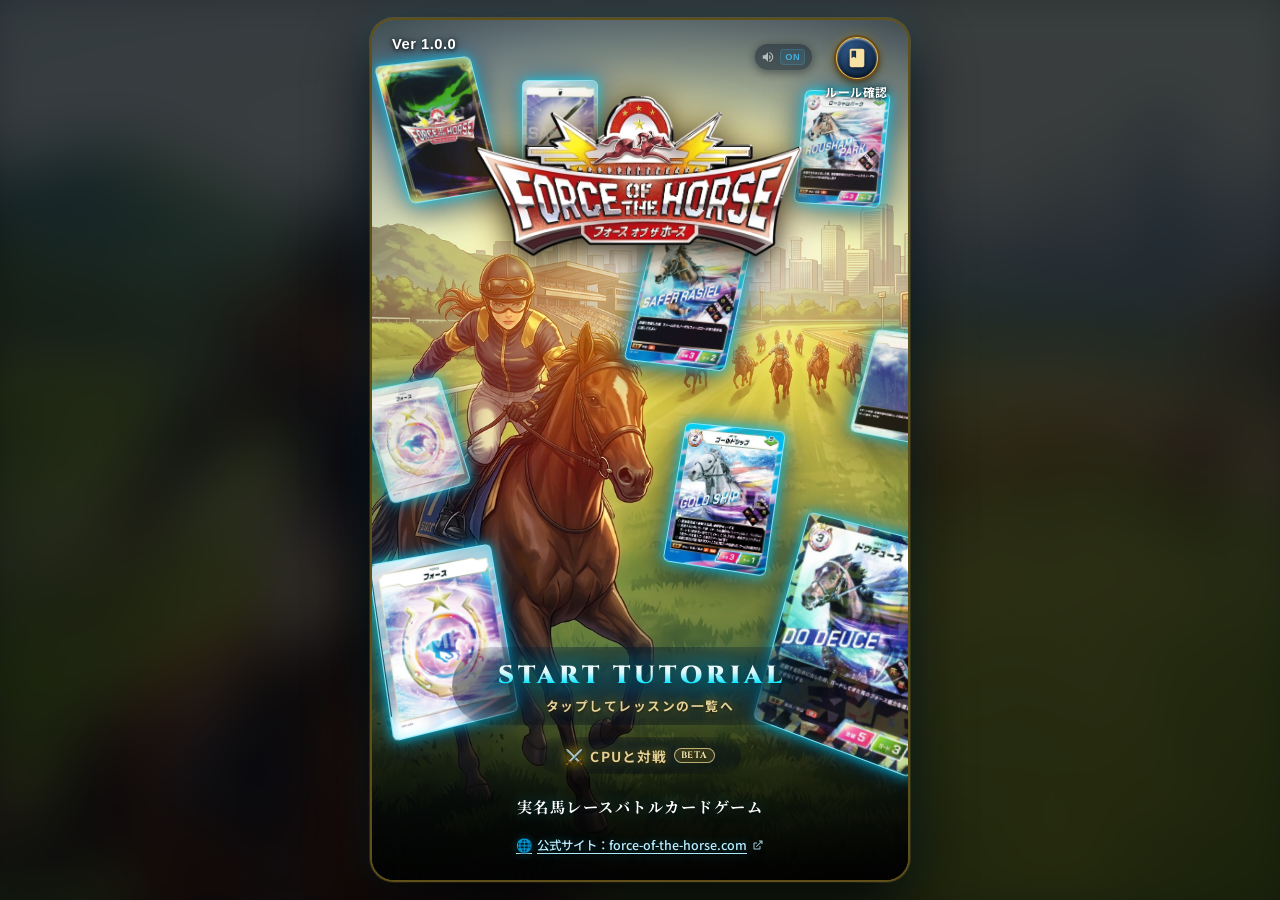
<file: foth-game/index.html>
<!DOCTYPE html>
<html lang="ja">
<head>
  <!-- Google tag (gtag.js) -->
  <script async src="https://www.googletagmanager.com/gtag/js?id=G-0Z00J732MD"></script>
  <script>
    window.dataLayer = window.dataLayer || [];
    function gtag(){dataLayer.push(arguments);}
    gtag('js', new Date());

    gtag('config', 'G-0Z00J732MD');
  </script>
    <meta charset="UTF-8">
    <meta name="viewport" content="width=device-width, initial-scale=1.0, maximum-scale=1.0, user-scalable=no">
    <meta name="robots" content="noindex, nofollow, noarchive, nosnippet, noodp, noimageindex">
    <meta name="googlebot" content="noindex, nofollow, noarchive, nosnippet, noimageindex">
    <meta name="googlebot-news" content="noindex">
    <meta name="bingbot" content="noindex, nofollow, noarchive, nosnippet">
    <meta name="Baiduspider" content="noindex, nofollow">
    <meta name="Slurp" content="noindex, nofollow">
    <meta name="DuckDuckBot" content="noindex, nofollow">
      <title>FORCE OF THE HORSE — CARD & STRATEGY SIMULATION</title>
  <meta name="description" content="実名馬レースバトルカードゲーム「FORCE OF THE HORSE」をシュミレーターで体験しよう。">

  <!-- Favicon -->
  <link rel="icon" href="https://force-of-the-horse.com/wp-content/themes/foth/favicon.ico">
  <link rel="shortcut icon" href="https://force-of-the-horse.com/wp-content/themes/foth/favicon.ico" type="image/x-icon">

  <!-- OGP / Social Meta -->
  <meta property="og:type" content="website">
  <meta property="og:title" content="FORCE OF THE HORSE — CARD & STRATEGY SIMULATION">
  <meta property="og:description" content="実名馬レースバトルカードゲーム「FORCE OF THE HORSE」をシュミレーターで体験しよう。">
  <meta property="og:image" content="https://force-of-the-horse.com/wp-content/themes/foth/ogp.jpg">
  <meta property="og:site_name" content="FORCE OF THE HORSE">
  <meta name="twitter:card" content="summary_large_image">
  <meta name="twitter:title" content="FORCE OF THE HORSE — CARD & STRATEGY SIMULATION">
  <meta name="twitter:description" content="実名馬レースバトルカードゲーム「FORCE OF THE HORSE」をシュミレーターで体験しよう。">
  <meta name="twitter:image" content="https://force-of-the-horse.com/wp-content/themes/foth/ogp.jpg">
    <!-- Version Sync: v1.0.1 - 最新チュートリアル・CPU対戦（50枚デッキ／新UI）同期 -->
    <link rel="preconnect" href="https://fonts.googleapis.com">
    <link rel="preconnect" href="https://fonts.gstatic.com" crossorigin>
    <link href="https://fonts.googleapis.com/css2?family=Alex+Brush&family=Cinzel+Decorative:wght@700;900&family=Cinzel:wght@600;700;800;900&family=Noto+Sans+JP:wght@400;500;700;900&family=Noto+Serif+JP:wght@500;600;700;900&display=swap" rel="stylesheet">
    <style>
        :root {
            --gold-primary: #d4af37;
            --gold-light: #fbe288;
            --gold-dark: #8b6814;
            --gold-glow: rgba(255, 215, 0, 0.6);
            --cyan-glow: #00e5ff;
            --cyan-accent: #00b0ff;
            --blue-royal-top: #2584f7;
            --blue-royal-mid: #1255be;
            --blue-royal-bot: #082d68;
            --text-dark: #413527;
            --text-gold: #f5e4b7;
        }

        *, *::before, *::after {
            margin: 0;
            padding: 0;
            box-sizing: border-box;
            user-select: none;
            -webkit-user-select: none;
        }

        html, body {
            width: 100%;
            height: 100%;
            overflow: hidden;
            background-color: #0b0f14;
            font-family: 'Noto Sans JP', sans-serif;
            color: #ffffff;
        }

        /* Ambient desktop background */
        body {
            display: flex;
            justify-content: center;
            align-items: center;
            min-height: 100vh;
            background: #060a10;
            position: relative;
            overflow: hidden;
        }

        body::before {
            content: '';
            position: fixed;
            inset: -40px;
            background-image: url('asset/Gemini_Generated_Image_yznjryznjryznjry.jpg');
            background-size: cover;
            background-position: center 30%;
            filter: blur(32px) brightness(0.25) saturate(1.2);
            z-index: 0;
            pointer-events: none;
        }

        /* Smartphone / Tablet Game Frame */
        .game-viewport {
            position: relative;
            z-index: 1;
            width: 100vw;
            height: 100vh;
            max-width: 540px;
            max-height: 100vh;
            aspect-ratio: 9 / 16;
            overflow: hidden;
            background-color: #000;
            box-shadow: 0 0 60px rgba(0, 0, 0, 0.9), 0 0 0 1px rgba(255, 215, 0, 0.25);
            display: flex;
            flex-direction: column;
        }

        @media (min-width: 600px) {
            .game-viewport {
                height: 96vh;
                border-radius: 24px;
                border: 2px solid rgba(212, 175, 55, 0.45);
                box-shadow: 0 25px 60px rgba(0, 0, 0, 0.85), 0 0 40px rgba(0, 180, 255, 0.15), 0 0 0 1px rgba(212, 175, 55, 0.3);
            }
        }

        /* ============================================================
           BACKGROUND ARTWORK & ATMOSPHERIC LAYERS
        ============================================================ */
        .bg-canvas {
            position: absolute;
            inset: 0;
            z-index: 1;
            background-image: url('asset/Gemini_Generated_Image_yznjryznjryznjry.jpg');
            background-size: cover;
            background-position: center 25%;
            background-repeat: no-repeat;
            transform: scale(1.02);
            animation: subtlePan 24s ease-in-out infinite alternate;
        }

        @keyframes subtlePan {
            0% { transform: scale(1.02) translateY(0); }
            100% { transform: scale(1.05) translateY(-8px); }
        }

        /* Warm sunset bloom matching the reference image */
        .bg-sunset-bloom {
            position: absolute;
            inset: 0;
            z-index: 2;
            pointer-events: none;
            background: 
                radial-gradient(ellipse 90% 45% at 58% 28%, rgba(255, 235, 170, 0.65) 0%, rgba(255, 175, 70, 0.45) 35%, rgba(255, 130, 45, 0.2) 60%, transparent 85%),
                linear-gradient(180deg, rgba(80, 140, 220, 0.15) 0%, rgba(255, 185, 90, 0.3) 24%, rgba(255, 140, 50, 0.15) 40%, rgba(10, 20, 10, 0.05) 60%, rgba(0, 0, 0, 0.65) 100%);
            mix-blend-mode: hard-light;
        }

        .bg-vignette {
            position: absolute;
            inset: 0;
            z-index: 3;
            pointer-events: none;
            background: radial-gradient(circle at 50% 50%, transparent 60%, rgba(0, 0, 0, 0.5) 100%),
                        linear-gradient(to bottom, rgba(0,0,0,0.35) 0%, transparent 15%, transparent 80%, rgba(0,0,0,0.85) 100%);
        }

        /* ============================================================
           FLOATING HOLOGRAPHIC TCG CARDS (PERSPECTIVE 3D)
        ============================================================ */
        .cards-layer {
            position: absolute;
            inset: 0;
            z-index: 4;
            pointer-events: none;
            overflow: hidden;
            perspective: 800px;
        }

        .holo-card {
            position: absolute;
            width: 105px;
            height: 147px;
            border-radius: 6px;
            background-size: cover;
            background-position: center;
            border: 1.5px solid rgba(140, 235, 255, 0.95);
            box-shadow: 
                0 0 12px rgba(0, 229, 255, 0.8),
                0 0 25px rgba(0, 140, 255, 0.45),
                inset 0 0 10px rgba(0, 229, 255, 0.35);
            filter: drop-shadow(0 8px 16px rgba(0, 0, 0, 0.6));
            transform-style: preserve-3d;
            will-change: transform;
        }

        /* Holographic sheen overlay */
        .holo-card::after {
            content: '';
            position: absolute;
            inset: 0;
            border-radius: 5px;
            background: linear-gradient(135deg, rgba(255, 255, 255, 0.35) 0%, rgba(0, 229, 255, 0.15) 40%, rgba(255, 0, 220, 0.12) 70%, transparent 100%);
            mix-blend-mode: overlay;
            animation: holoSheen 4s ease-in-out infinite alternate;
        }

        @keyframes holoSheen {
            0% { opacity: 0.4; }
            100% { opacity: 0.85; }
        }

        /* Card 1: Moved above Login Box ("プレイヤーIDとパスワードでログイン"の上) */
        .card-top-left {
            left: 56%;
            top: 47%;
            width: 104px;
            height: 145px;
            background-image: url('asset/card-images.jpg');
            transform: rotateY(-18deg) rotateX(14deg) rotateZ(6deg);
            animation: floatCardAboveLogin 7s ease-in-out infinite alternate;
        }

        @keyframes floatCardAboveLogin {
            0% { transform: rotateY(-18deg) rotateX(14deg) rotateZ(6deg) translateY(0px); }
            50% { transform: rotateY(-21deg) rotateX(11deg) rotateZ(8deg) translateY(-7px); }
            100% { transform: rotateY(-15deg) rotateX(16deg) rotateZ(4deg) translateY(5px); }
        }

        /* Card 2: Top-Right */
        .card-top-right {
            left: 49%;
            top: 23%;
            width: 108px;
            height: 151px;
            background-image: url('asset/61HsaJIMLsL._AC_UF894,1000_QL80_.jpg');
            transform: rotateY(-22deg) rotateX(12deg) rotateZ(9deg);
            animation: floatCard2 6.5s ease-in-out infinite alternate;
        }

        @keyframes floatCard2 {
            0% { transform: rotateY(-22deg) rotateX(12deg) rotateZ(9deg) translateY(0px); }
            50% { transform: rotateY(-25deg) rotateX(15deg) rotateZ(7deg) translateY(-9px); }
            100% { transform: rotateY(-18deg) rotateX(10deg) rotateZ(11deg) translateY(5px); }
        }

        /* Card 3: Bottom-Left (Foreground Card - enlarged slightly for depth) */
        .card-bottom-left {
            left: 2%;
            top: 62%;
            width: 122px;
            height: 171px;
            background-image: url('asset/スクリーンショット 2026-08-30 211958.png');
            transform: rotateY(18deg) rotateX(12deg) rotateZ(-8deg);
            animation: floatCard3 8s ease-in-out infinite alternate;
        }

        @keyframes floatCard3 {
            0% { transform: rotateY(18deg) rotateX(12deg) rotateZ(-8deg) translateY(0px); }
            50% { transform: rotateY(15deg) rotateX(15deg) rotateZ(-6deg) translateY(6px); }
            100% { transform: rotateY(21deg) rotateX(10deg) rotateZ(-10deg) translateY(-6px); }
        }



        /* Card 5: Bottom-Right Foreground (Large, bleeding slightly off-screen) */
        .card-bottom-far-right {
            right: -28px;
            top: 59%;
            width: 158px;
            height: 221px;
            background-image: url('images/horse-dodeuce.jpg');
            transform: rotateY(-22deg) rotateX(12deg) rotateZ(13deg);
            animation: floatCardFarRight 7.6s ease-in-out infinite alternate;
            z-index: 5;
        }

        @keyframes floatCardFarRight {
            0% { transform: rotateY(-22deg) rotateX(12deg) rotateZ(13deg) translateY(0px); }
            50% { transform: rotateY(-25deg) rotateX(15deg) rotateZ(10deg) translateY(-8px); }
            100% { transform: rotateY(-19deg) rotateX(9deg) rotateZ(15deg) translateY(6px); }
        }

        /* ============================================================
           CARDS BEHIND & WRAPPING AROUND "FORCE OF THE HORSE" LOGO
           (Moderated, elegant irregular 3D tilts)
        ============================================================ */
        /* Distant Card 1: Top-Left (Distant Card - enlarged slightly as requested) */
        .card-behind-logo-tl {
            left: 4%;
            top: 5%;
            width: 95px;
            height: 133px;
            background-image: url('asset/foth1_0011.jpg');
            transform: rotateZ(-16deg) rotateY(18deg) rotateX(-8deg);
            animation: floatLogoTL 7.8s ease-in-out infinite alternate;
            opacity: 0.95;
            z-index: 2;
        }
        @keyframes floatLogoTL {
            0% { transform: rotateZ(-16deg) rotateY(18deg) rotateX(-8deg) translateY(0px); }
            50% { transform: rotateZ(-19deg) rotateY(21deg) rotateX(-5deg) translateY(-6px); }
            100% { transform: rotateZ(-13deg) rotateY(15deg) rotateX(-11deg) translateY(5px); }
        }

        .card-behind-logo-tr {
            right: 4.5%;
            top: 8%;
            width: 84px;
            height: 118px;
            background-image: url('asset/61OqIgWDonL.jpg');
            transform: rotateZ(6deg) rotateY(-8deg) rotateX(4deg);
            animation: floatLogoTR 7.5s ease-in-out infinite alternate;
            opacity: 0.95;
            z-index: 2;
        }
        @keyframes floatLogoTR {
            0% { transform: rotateZ(6deg) rotateY(-8deg) rotateX(4deg) translateY(0px); }
            50% { transform: rotateZ(7.5deg) rotateY(-10deg) rotateX(2deg) translateY(-5px); }
            100% { transform: rotateZ(4.5deg) rotateY(-6deg) rotateX(5deg) translateY(4px); }
        }

        .card-behind-logo-c {
            left: 28%;
            top: 7%;
            width: 76px;
            height: 106px;
            background-image: url('asset/1765615597-r2f8qAQ6wsbCBzUNpWtdnhx4.webp');
            transform: none;
            animation: floatLogoC 8s ease-in-out infinite alternate;
            opacity: 0.95;
            z-index: 1;
        }
        @keyframes floatLogoC {
            0% { transform: translateY(0px); }
            50% { transform: translateY(-6px); }
            100% { transform: translateY(4px); }
        }

        /* Ambient floating cards across scene */
        .card-mid-left {
            left: 0.5%;
            top: 42%;
            width: 82px;
            height: 115px;
            background-image: url('asset/518NoEv5KrL.jpg');
            transform: rotateY(26deg) rotateX(12deg) rotateZ(-14deg);
            animation: floatMidL 8s ease-in-out infinite alternate;
            opacity: 0.88;
        }
        @keyframes floatMidL {
            0% { transform: rotateY(26deg) rotateX(12deg) rotateZ(-14deg) translateY(0px); }
            50% { transform: rotateY(22deg) rotateX(15deg) rotateZ(-11deg) translateY(7px); }
            100% { transform: rotateY(30deg) rotateX(9deg) rotateZ(-17deg) translateY(-6px); }
        }

        .card-mid-right {
            right: -35px;
            top: 36%;
            width: 80px;
            height: 112px;
            background-image: url('asset/shopping.webp');
            transform: rotateY(-22deg) rotateX(15deg) rotateZ(12deg);
            animation: floatMidR 7.8s ease-in-out infinite alternate;
            opacity: 0.88;
        }
        @keyframes floatMidR {
            0% { transform: rotateY(-22deg) rotateX(15deg) rotateZ(12deg) translateY(0px); }
            50% { transform: rotateY(-19deg) rotateX(12deg) rotateZ(15deg) translateY(-6px); }
            100% { transform: rotateY(-25deg) rotateX(18deg) rotateZ(9deg) translateY(5px); }
        }

        /* ============================================================
           UI OVERLAY STRUCTURE
        ============================================================ */
        .ui-container {
            position: relative;
            z-index: 10;
            width: 100%;
            height: 100%;
            display: flex;
            flex-direction: column;
            justify-content: space-between;
            padding: 14px 16px;
        }

        /* Top Bar */
        .top-bar {
            display: flex;
            justify-content: space-between;
            align-items: flex-start;
            width: 100%;
            padding: 2px 4px 0 4px;
        }

        .server-info {
            display: flex;
            flex-direction: column;
            gap: 2px;
            font-size: 0.84rem;
            text-shadow: 0 1px 4px rgba(0, 0, 0, 0.9), 0 0 10px rgba(0, 0, 0, 0.7);
            letter-spacing: 0.2px;
        }

        .server-info .version {
            font-weight: 700;
            font-family: 'Segoe UI', 'Roboto', sans-serif;
            color: #ffffff;
            font-size: 0.92rem;
            letter-spacing: 0.5px;
        }

        .server-info .status-row {
            display: flex;
            align-items: center;
            gap: 4px;
            color: #ffffff;
            font-size: 0.8rem;
            font-weight: 500;
        }

        .server-info .status-busy {
            color: #ff9800;
            font-weight: 800;
            text-shadow: 0 0 8px rgba(255, 152, 0, 0.7);
        }

        /* Top Right Icon Buttons */
        .top-actions {
            display: flex;
            align-items: center;
            gap: 12px;
        }

        /* BGM Capsule Toggle Button (控えめで邪魔にならないコンパクトなガラスピルデザイン) */
        .bgm-pill-btn {
            display: inline-flex;
            align-items: center;
            gap: 5px;
            height: 28px;
            padding: 0 7px 0 6px;
            background: rgba(8, 20, 36, 0.6);
            border: 1px solid rgba(255, 255, 255, 0.18);
            border-radius: 14px;
            box-shadow: 0 2px 8px rgba(0, 0, 0, 0.45);
            cursor: pointer;
            outline: none;
            opacity: 0.78;
            transition: all 0.2s cubic-bezier(0.16, 1, 0.3, 1);
            backdrop-filter: blur(8px);
            -webkit-backdrop-filter: blur(8px);
            margin-bottom: 22px; /* ルール確認の丸ボタンと中心高さを揃える */
        }

        .bgm-pill-btn:hover {
            opacity: 1;
            transform: translateY(-1px);
            border-color: rgba(56, 189, 248, 0.4);
            background: rgba(12, 28, 48, 0.75);
            box-shadow: 0 3px 12px rgba(0, 0, 0, 0.55), 0 0 8px rgba(56, 189, 248, 0.2);
        }

        .bgm-pill-btn:active {
            transform: scale(0.96);
        }

        .bgm-pill-btn.is-muted {
            opacity: 0.55;
            background: rgba(15, 23, 42, 0.5);
            border-color: rgba(255, 255, 255, 0.1);
            box-shadow: 0 1px 4px rgba(0, 0, 0, 0.35);
        }

        .bgm-pill-btn.is-muted:hover {
            opacity: 0.85;
            border-color: rgba(148, 163, 184, 0.3);
        }

        .bgm-pill-icon-wrap {
            display: flex;
            align-items: center;
            justify-content: center;
            width: 14px;
            height: 14px;
        }

        .bgm-pill-svg {
            width: 14px;
            height: 14px;
            fill: rgba(226, 232, 240, 0.85);
            transition: fill 0.2s ease;
        }

        .bgm-pill-btn:hover .bgm-pill-svg {
            fill: #38bdf8;
        }

        .bgm-pill-btn.is-muted .bgm-pill-svg {
            fill: #64748b;
        }

        .bgm-pill-status {
            display: inline-flex;
            align-items: center;
            justify-content: center;
            font-size: 0.58rem;
            font-weight: 800;
            font-family: 'Segoe UI', 'Roboto', sans-serif;
            padding: 0 4px;
            height: 16px;
            border-radius: 4px;
            background: rgba(56, 189, 248, 0.12);
            color: #38bdf8;
            border: 1px solid rgba(56, 189, 248, 0.25);
            letter-spacing: 0.4px;
            transition: all 0.2s ease;
        }

        .bgm-pill-btn.is-muted .bgm-pill-status {
            background: rgba(100, 116, 139, 0.12);
            color: #64748b;
            border-color: rgba(100, 116, 139, 0.2);
        }

        .circle-btn-wrapper {
            display: flex;
            flex-direction: column;
            align-items: center;
            gap: 3px;
            cursor: pointer;
            transition: transform 0.15s ease;
        }

        .circle-btn-wrapper:hover {
            transform: scale(1.08);
        }

        .circle-btn-wrapper:active {
            transform: scale(0.95);
        }

        .circle-btn {
            position: relative;
            width: 44px;
            height: 44px;
            border-radius: 50%;
            background: radial-gradient(circle at 35% 30%, #305888 0%, #173356 60%, #091726 100%);
            border: 2px solid #e5c158;
            box-shadow: 
                0 3px 10px rgba(0, 0, 0, 0.7),
                0 0 12px rgba(212, 175, 55, 0.5),
                inset 0 1px 2px rgba(255, 255, 255, 0.7),
                inset 0 -2px 4px rgba(0, 0, 0, 0.7);
            display: flex;
            justify-content: center;
            align-items: center;
            outline: 2px solid #6b4d1b;
            outline-offset: -1px;
        }

        .circle-btn-label {
            font-size: 0.74rem;
            font-weight: 700;
            color: #ffffff;
            text-shadow: 0 1px 3px rgba(0, 0, 0, 0.95), 0 0 8px rgba(0, 0, 0, 0.9);
            letter-spacing: 0.6px;
            white-space: nowrap;
        }

        .circle-btn .btn-icon {
            color: #ffffff;
            font-size: 1.35rem;
            font-weight: 900;
            font-family: 'Cinzel', serif;
            filter: drop-shadow(0 1px 2px rgba(0, 0, 0, 0.8));
        }

        .circle-btn svg {
            width: 23px;
            height: 23px;
            fill: #f7e2a4;
            filter: drop-shadow(0 1px 2px rgba(0, 0, 0, 0.8));
        }

        /* Red notification badge */
        .badge-notify {
            position: absolute;
            top: -4px;
            right: -4px;
            width: 18px;
            height: 18px;
            background: radial-gradient(circle, #ff3b30 0%, #d31e15 100%);
            border: 1.5px solid #ffffff;
            border-radius: 50%;
            display: flex;
            align-items: center;
            justify-content: center;
            color: #ffffff;
            font-size: 0.68rem;
            font-weight: 900;
            box-shadow: 0 2px 6px rgba(0, 0, 0, 0.7);
            animation: pulseBadge 2s infinite ease-in-out;
        }

        @keyframes pulseBadge {
            0%, 100% { transform: scale(1); }
            50% { transform: scale(1.15); box-shadow: 0 0 10px rgba(255, 59, 48, 0.8); }
        }



        /* ============================================================
           GAME TITLE LOGO (Official forcelogo.png)
        ============================================================ */
        .title-logo-section {
            width: 100%;
            display: flex;
            flex-direction: column;
            align-items: center;
            margin-top: -4px;
            position: relative;
            z-index: 8;
        }

        @media (max-width: 600px) {
            .title-logo-section {
                margin-top: -18px;
            }
        }

        .main-title-logo {
            width: 82%;
            max-width: 340px;
            height: auto;
            display: block;
            margin: 0 auto;
            filter: drop-shadow(0 6px 16px rgba(0, 0, 0, 0.85)) drop-shadow(0 0 24px rgba(255, 180, 50, 0.4));
            animation: logoFloat 6s ease-in-out infinite alternate;
            user-select: none;
            -webkit-user-drag: none;
            cursor: pointer;
            transition: transform 0.25s ease, filter 0.25s ease;
        }

        .main-title-logo:hover {
            transform: scale(1.03);
            filter: drop-shadow(0 10px 24px rgba(0, 0, 0, 0.9)) drop-shadow(0 0 32px rgba(255, 215, 0, 0.65));
        }

        @keyframes logoFloat {
            0% {
                transform: translateY(0) scale(1);
                filter: drop-shadow(0 6px 14px rgba(0, 0, 0, 0.85)) drop-shadow(0 0 20px rgba(255, 180, 50, 0.35));
            }
            100% {
                transform: translateY(-5px) scale(1.015);
                filter: drop-shadow(0 12px 22px rgba(0, 0, 0, 0.95)) drop-shadow(0 0 30px rgba(255, 215, 0, 0.55));
            }
        }

        /* ============================================================
           START ACTIONS (Smartphone Game Title Prompts)
        ============================================================ */
        .start-actions-container {
            width: 100%;
            display: flex;
            flex-direction: column;
            align-items: center;
            justify-content: center;
            gap: 12px;
            margin-top: auto;
            margin-bottom: 22px;
            z-index: 20;
            pointer-events: auto;
        }

        #btnStartTutorial:focus-visible,
        #btnStartCpu:focus-visible {
            outline: 2px solid #00e5ff;
            outline-offset: 4px;
            border-radius: 999px;
        }

        /* Main CTA: START TUTORIAL */
        .tap-start-badge {
            position: relative;
            display: inline-flex;
            flex-direction: column;
            align-items: center;
            justify-content: center;
            padding: 12px 42px 10px 42px;
            background: radial-gradient(ellipse at center, rgba(16, 28, 48, 0.78) 0%, rgba(8, 14, 25, 0.5) 65%, transparent 100%);
            border-radius: 999px;
            animation: tapBreathe 2.4s ease-in-out infinite;
            transition: transform 0.15s ease, filter 0.15s ease;
        }

        .tap-start-badge:hover {
            transform: scale(1.05);
            filter: brightness(1.2);
        }

        /* Secondary Sub CTA: CPU Battle (START TUTORIAL と同様に枠線なし・透明グラデーション) */
        .cpu-battle-btn {
            position: relative;
            display: inline-flex;
            align-items: center;
            justify-content: center;
            gap: 6px;
            padding: 8px 26px;
            border-radius: 999px;
            border: none;
            outline: none;
            background: radial-gradient(ellipse at center, rgba(16, 28, 48, 0.78) 0%, rgba(8, 14, 25, 0.45) 65%, transparent 100%);
            box-shadow: none;
            color: #f7e0a0;
            font-family: 'Noto Sans JP', sans-serif;
            font-size: 0.86rem;
            font-weight: 700;
            letter-spacing: 1.2px;
            cursor: pointer;
            transition: transform 0.18s ease, filter 0.18s ease, opacity 0.18s ease;
            text-shadow: 0 1px 4px rgba(0, 0, 0, 0.95), 0 0 8px rgba(255, 215, 0, 0.6);
            animation: cpuGentleBreathe 3.2s ease-in-out infinite 0.6s;
            opacity: 0.92;
        }

        .cpu-battle-btn:hover {
            transform: scale(1.06);
            filter: brightness(1.25);
            opacity: 1;
        }

        .cpu-battle-btn:active {
            transform: scale(0.98);
        }

        .cpu-battle-btn .cpu-icon {
            font-size: 0.92rem;
            filter: drop-shadow(0 0 6px rgba(255, 215, 0, 0.7));
        }

        .cpu-beta-tag {
            padding: 2px 6px;
            border: 1px solid rgba(247, 224, 160, 0.8);
            border-radius: 999px;
            font-family: 'Cinzel', sans-serif;
            font-size: 0.58rem;
            line-height: 1;
            letter-spacing: 0.8px;
            color: #fff2bf;
            background: rgba(212, 175, 55, 0.14);
        }


        .tap-main-text {
            font-family: 'Cinzel', 'Noto Sans JP', sans-serif;
            font-size: 1.55rem;
            font-weight: 900;
            letter-spacing: 4px;
            white-space: nowrap;
            background: linear-gradient(180deg, #ffffff 0%, #e0f7fa 40%, #00e5ff 75%, #0088cc 100%);
            -webkit-background-clip: text;
            -webkit-text-fill-color: transparent;
            filter: drop-shadow(0 0 12px rgba(0, 229, 255, 0.95)) drop-shadow(0 0 25px rgba(0, 160, 255, 0.6)) drop-shadow(0 2px 6px rgba(0, 0, 0, 0.9));
            text-align: center;
            padding-left: 4px;
            animation: textGlowPulse 2.4s ease-in-out infinite alternate;
        }

        .tap-sub-text {
            font-family: 'Noto Sans JP', sans-serif;
            font-size: 0.8rem;
            font-weight: 700;
            letter-spacing: 1.5px;
            white-space: nowrap;
            color: #f7e0a0;
            text-shadow: 0 1px 4px rgba(0, 0, 0, 0.95), 0 0 8px rgba(255, 215, 0, 0.6);
            margin-top: 4px;
            opacity: 0.92;
        }

        @keyframes tapBreathe {
            0%, 100% {
                transform: translateY(0) scale(1);
                opacity: 0.9;
            }
            50% {
                transform: translateY(-4px) scale(1.03);
                opacity: 1;
            }
        }

        @keyframes cpuGentleBreathe {
            0%, 100% {
                transform: translateY(0);
                opacity: 0.88;
            }
            50% {
                transform: translateY(-1.5px);
                opacity: 0.96;
            }
        }

        @keyframes textGlowPulse {
            0% {
                filter: drop-shadow(0 0 8px rgba(0, 229, 255, 0.7)) drop-shadow(0 2px 4px rgba(0, 0, 0, 0.9));
            }
            100% {
                filter: drop-shadow(0 0 18px rgba(0, 229, 255, 1)) drop-shadow(0 0 35px rgba(0, 160, 255, 0.85)) drop-shadow(0 2px 6px rgba(0, 0, 0, 0.9));
            }
        }

        /* Screen Tap Ripple Effect */
        .touch-ripple {
            position: absolute;
            width: 50px;
            height: 50px;
            margin-left: -25px;
            margin-top: -25px;
            border-radius: 50%;
            border: 2px solid #00e5ff;
            box-shadow: 0 0 20px #00e5ff, inset 0 0 12px #00e5ff;
            pointer-events: none;
            z-index: 999;
            animation: rippleAnim 0.7s cubic-bezier(0.1, 0.8, 0.3, 1) forwards;
        }

        @keyframes rippleAnim {
            0% {
                transform: scale(0.3);
                opacity: 1;
                border-width: 3px;
            }
            100% {
                transform: scale(5);
                opacity: 0;
                border-width: 1px;
            }
        }

        /* ============================================================
           FOOTER (CATCHPHRASE & COPYRIGHT)
        ============================================================ */
        .footer-section {
            width: 100%;
            display: flex;
            flex-direction: column;
            align-items: center;
            text-align: center;
            gap: 6px;
            padding-bottom: 8px;
        }

        .catchphrase {
            font-family: 'Shippori Mincho', 'Noto Serif JP', serif;
            font-size: 0.95rem;
            font-weight: 700;
            color: #ffffff;
            letter-spacing: 1.5px;
            text-shadow: 
                0 2px 6px rgba(0, 0, 0, 0.95),
                0 0 14px rgba(0, 229, 255, 0.45);
        }

        .footer-official-row {
            display: flex;
            align-items: center;
            justify-content: center;
            margin-top: 12px;
            margin-bottom: 4px;
            z-index: 25;
        }

        .official-site-link {
            display: inline-flex;
            align-items: center;
            gap: 5px;
            font-size: 0.78rem;
            font-weight: 500;
            color: #b8ecff;
            text-decoration: underline;
            text-underline-offset: 3px;
            text-shadow: 0 1px 3px rgba(0, 0, 0, 0.95), 0 0 8px rgba(0, 229, 255, 0.4);
            transition: all 0.2s ease;
            cursor: pointer;
        }

        .official-site-link:hover {
            color: #ffffff;
            text-shadow: 0 1px 3px rgba(0, 0, 0, 0.95), 0 0 14px rgba(0, 229, 255, 0.85);
            transform: scale(1.03);
        }

        .official-site-link .link-icon {
            font-size: 0.82rem;
        }

        .official-site-link .external-icon {
            width: 12px;
            height: 12px;
            fill: currentColor;
            opacity: 0.85;
            vertical-align: middle;
        }

        .copyright {
            font-size: 0.66rem;
            color: #b0c0d2;
            letter-spacing: 0.5px;
            text-shadow: 0 1px 3px rgba(0, 0, 0, 0.9);
            opacity: 0.88;
        }

        /* ============================================================
           MODALS (HELP, NOTICE, REGISTER, FORGOT PW)
        ============================================================ */
        .modal-overlay {
            position: fixed;
            inset: 0;
            z-index: 100;
            background: rgba(0, 0, 0, 0.75);
            backdrop-filter: blur(6px);
            -webkit-backdrop-filter: blur(6px);
            display: none;
            justify-content: center;
            align-items: center;
            padding: 20px;
            animation: fadeIn 0.25s ease-out;
        }

        .modal-overlay.active {
            display: flex;
        }

        .modal-card {
            width: 100%;
            max-width: 440px;
            max-height: 85vh;
            background: linear-gradient(165deg, #182230 0%, #0d141e 100%);
            border: 2px solid #d4af37;
            border-radius: 18px;
            box-shadow: 0 20px 50px rgba(0, 0, 0, 0.8), 0 0 30px rgba(212, 175, 55, 0.35);
            overflow: hidden;
            display: flex;
            flex-direction: column;
            animation: zoomIn 0.25s cubic-bezier(0.18, 0.89, 0.32, 1.28);
        }

        @keyframes zoomIn {
            from { transform: scale(0.9); opacity: 0; }
            to { transform: scale(1); opacity: 1; }
        }

        @keyframes fadeIn {
            from { opacity: 0; }
            to { opacity: 1; }
        }

        .modal-header {
            padding: 16px 20px;
            background: linear-gradient(90deg, #122135 0%, #1e3a60 50%, #122135 100%);
            border-bottom: 1.5px solid #d4af37;
            display: flex;
            justify-content: space-between;
            align-items: center;
        }

        .modal-title {
            font-family: 'Cinzel', 'Noto Serif JP', serif;
            font-size: 1.15rem;
            font-weight: 700;
            color: #f7e0a0;
            text-shadow: 0 0 8px rgba(255, 215, 0, 0.4);
            display: flex;
            align-items: center;
            gap: 8px;
        }

        .modal-close-btn {
            background: none;
            border: none;
            color: #d4af37;
            font-size: 1.5rem;
            cursor: pointer;
            line-height: 1;
            padding: 0 4px;
            transition: transform 0.15s, color 0.15s;
        }

        .modal-close-btn:hover {
            color: #ffffff;
            transform: scale(1.2);
        }

        .modal-body {
            padding: 20px;
            overflow-y: auto;
            color: #d8e2ec;
            font-size: 0.88rem;
            line-height: 1.65;
        }

        .modal-body h4 {
            color: #f7e0a0;
            margin: 14px 0 6px 0;
            font-size: 0.95rem;
            border-bottom: 1px solid rgba(212, 175, 55, 0.3);
            padding-bottom: 4px;
        }

        .modal-body h4:first-child {
            margin-top: 0;
        }

        .modal-body p {
            margin-bottom: 8px;
        }

        .modal-footer {
            padding: 12px 20px;
            border-top: 1px solid rgba(212, 175, 55, 0.3);
            display: flex;
            justify-content: flex-end;
            gap: 10px;
            background: rgba(10, 15, 22, 0.8);
        }

        .modal-btn {
            padding: 8px 24px;
            border-radius: 999px;
            border: 1px solid #d4af37;
            background: linear-gradient(180deg, #1b6fd5 0%, #0d469b 100%);
            color: #fff;
            font-weight: 700;
            cursor: pointer;
            font-size: 0.88rem;
            transition: all 0.2s;
        }

        .modal-btn:hover {
            filter: brightness(1.15);
            box-shadow: 0 0 10px rgba(27, 111, 213, 0.6);
        }

        .modal-btn.secondary {
            color: #c9d5df;
            border-color: rgba(201, 213, 223, 0.45);
            background: rgba(255, 255, 255, 0.04);
        }

        .beta-notice {
            margin: 0 0 12px;
            padding: 9px 12px;
            border: 1px solid rgba(212, 175, 55, 0.55);
            border-radius: 10px;
            color: #ffe59b;
            background: rgba(212, 175, 55, 0.08);
            font-weight: 700;
        }

        /* ============================================================
           LOADING SCREEN OVERLAY
        ============================================================ */
        .loading-screen {
            position: absolute;
            inset: 0;
            z-index: 200;
            background: rgba(5, 10, 18, 0.94);
            display: none;
            flex-direction: column;
            align-items: center;
            justify-content: center;
            gap: 16px;
        }

        .loading-screen.active {
            display: flex;
            animation: fadeIn 0.3s ease-out;
        }

        .loading-crest {
            width: 70px;
            height: 70px;
            border: 3px solid rgba(212, 175, 55, 0.3);
            border-top-color: #00e5ff;
            border-bottom-color: #ffd700;
            border-radius: 50%;
            animation: spinCrest 1.2s cubic-bezier(0.5, 0, 0.5, 1) infinite;
            filter: drop-shadow(0 0 12px rgba(0, 229, 255, 0.7));
        }

        @keyframes spinCrest {
            to { transform: rotate(360deg); }
        }

        .loading-text {
            font-family: 'Cinzel', 'Noto Sans JP', sans-serif;
            font-size: 1rem;
            font-weight: 700;
            color: #00e5ff;
            letter-spacing: 2px;
            text-shadow: 0 0 10px rgba(0, 229, 255, 0.7);
        }

        /* Sparkle particle dots */
        .sparkle {
            position: absolute;
            width: 3px;
            height: 3px;
            background-color: #fff;
            border-radius: 50%;
            pointer-events: none;
            box-shadow: 0 0 8px #00e5ff, 0 0 16px #00e5ff;
            animation: sparkleTwinkle 3s infinite ease-in-out;
        }

        @keyframes sparkleTwinkle {
            0%, 100% { opacity: 0; transform: scale(0.3); }
            50% { opacity: 1; transform: scale(1.4); }
        }
    </style>
</head>
<body>

    <!-- Main Game Container -->
    <div class="game-viewport">

        <!-- Background Artwork -->
        <div class="bg-canvas"></div>

        <!-- Atmospheric Sunset Bloom & Vignette -->
        <div class="bg-sunset-bloom"></div>
        <div class="bg-vignette"></div>

        <!-- 3D Floating Hologram Cards -->
        <div class="cards-layer">
            <!-- Cards behind & wrapping around FORCE OF THE HORSE logo -->
            <div class="holo-card card-behind-logo-tl" title="カード裏面 (ロゴ背面左)"></div>
            <div class="holo-card card-behind-logo-tr" title="ローシャム (ロゴ背面右)"></div>
            <div class="holo-card card-behind-logo-c" title="アイテム鞭 (ロゴ背面上部)"></div>

            <!-- Foreground & Midground Floating Cards -->
            <div class="holo-card card-top-left" title="ゴールドシップ (ログイン上部)"></div>
            <div class="holo-card card-top-right" title="セファーラジエル"></div>
            <div class="holo-card card-mid-left" title="競走馬カード (左端)"></div>
            <div class="holo-card card-mid-right" title="競走馬カード (右端)"></div>
            <div class="holo-card card-bottom-left" title="フォース"></div>
            <div class="holo-card card-bottom-far-right" title="ドウデュース (右下手前)"></div>
        </div>

        <!-- Sparkle Light Motes -->
        <div class="sparkle" style="top: 22%; left: 30%; animation-delay: 0.2s;"></div>
        <div class="sparkle" style="top: 35%; left: 75%; animation-delay: 1.1s;"></div>
        <div class="sparkle" style="top: 50%; left: 20%; animation-delay: 2.3s;"></div>
        <div class="sparkle" style="top: 68%; left: 80%; animation-delay: 0.7s;"></div>
        <div class="sparkle" style="top: 15%; left: 65%; animation-delay: 1.8s;"></div>

        <!-- Interactive UI Content Layer -->
        <div class="ui-container">

            <!-- Top Header -->
            <header class="top-bar">
                <div class="server-info">
                    <span class="version">Ver 1.0.0</span>
                </div>

                <div class="top-actions">
                    <!-- BGM Capsule Toggle Button (ルール確認ボタンと差別化されたカプセル型デザイン) -->
                    <button class="bgm-pill-btn" id="btnAudioToggle" type="button" aria-label="BGMのオン/オフ切り替え" title="BGMのオン/オフ切り替え">
                        <span class="bgm-pill-icon-wrap">
                            <svg id="iconBgmOn" viewBox="0 0 24 24" class="bgm-pill-svg">
                                <path d="M3 9v6h4l5 5V4L7 9H3zm13.5 3c0-1.77-1.02-3.29-2.5-4.03v8.05c1.48-.73 2.5-2.25 2.5-4.02zM14 3.23v2.06c2.89.86 5 3.54 5 6.71s-2.11 5.85-5 6.71v2.06c4.01-.91 7-4.49 7-8.77s-2.99-7.86-7-8.77z"/>
                            </svg>
                            <svg id="iconBgmOff" viewBox="0 0 24 24" class="bgm-pill-svg" style="display: none;">
                                <path d="M16.5 12c0-1.77-1.02-3.29-2.5-4.03v2.21l2.45 2.45c.03-.2.05-.41.05-.63zm2.5 0c0 .94-.2 1.82-.54 2.64l1.51 1.51C20.63 14.91 21 13.5 21 12c0-4.28-2.99-7.86-7-8.77v2.06c2.89.86 5 3.54 5 6.71zM4.27 3L3 4.27 7.73 9H3v6h4l5 5v-6.73l4.25 4.25c-.67.52-1.42.93-2.25 1.18v2.06c1.38-.31 2.63-.95 3.69-1.81L19.73 21 21 19.73l-9-9L4.27 3zM12 4L9.91 6.09 12 8.18V4z"/>
                            </svg>
                        </span>
                        <span class="bgm-pill-status" id="audioToggleStatus">ON</span>
                    </button>

                    <!-- Rule Confirmation Button (丸型ゴールドボタン) -->
                    <div class="circle-btn-wrapper" id="btnHelp" role="button" tabindex="0">
                        <div class="circle-btn">
                            <svg viewBox="0 0 24 24" style="width: 22px; height: 22px; fill: #f7e2a4;">
                                <path d="M18 2H6c-1.1 0-2 .9-2 2v16c0 1.1.9 2 2 2h12c1.1 0 2-.9 2-2V4c0-1.1-.9-2-2-2zM6 4h5v8l-2.5-1.5L6 12V4z"/>
                            </svg>
                        </div>
                        <span class="circle-btn-label">ルール確認</span>
                    </div>
                </div>
            </header>

            <!-- Game Title Logo -->
            <div class="title-logo-section">
                <img src="asset/forcelogo.png" alt="FORCE OF THE HORSE" class="main-title-logo">
            </div>

            <!-- START ACTIONS Area -->
            <div class="start-actions-container">
                <!-- TUTORIAL Button (メインCTA) -->
                <div class="tap-start-badge" id="btnStartTutorial" role="button" tabindex="0" title="チュートリアル・レッスン一覧を開く">
                    <span class="tap-main-text">START TUTORIAL</span>
                    <span class="tap-sub-text">タップしてレッスンの一覧へ</span>
                </div>

                <!-- CPU BATTLE Button (サブCTA：コンパクト) -->
                <button class="cpu-battle-btn" id="btnStartCpu" type="button" title="CPUと対戦を開く">
                    <span class="cpu-icon">⚔️</span>
                    <span>CPUと対戦</span>
                    <span class="cpu-beta-tag">BETA</span>
                </button>
            </div>

            <!-- Bottom Catchphrase & Official Site -->
            <footer class="footer-section">
                <p class="catchphrase">実名馬レースバトルカードゲーム</p>
                <div class="footer-official-row">
                    <a href="https://force-of-the-horse.com/" target="_blank" rel="noopener noreferrer" class="official-site-link" title="公式サイトへ (新しいタブで開く)">
                        <span class="link-icon">🌐</span>
                        <span>公式サイト：force-of-the-horse.com</span>
                        <svg class="external-icon" viewBox="0 0 24 24"><path d="M14 3v2h3.59l-9.83 9.83 1.41 1.41L19 6.41V10h2V3h-7zm-9 4c-1.1 0-2 .9-2 2v10c0 1.1.9 2 2 2h10c1.1 0 2-.9 2-2v-5h-2v5H5V9h5V7H5z"/></svg>
                    </a>
                </div>
            </footer>

        </div>

        <!-- Loading Screen -->
        <div class="loading-screen" id="loadingScreen">
            <div class="loading-crest"></div>
            <div class="loading-text" id="loadingText">NOW LOADING...</div>
        </div>

    </div>

    <!-- CPU Battle Beta Notice -->
    <div class="modal-overlay" id="modalCpuBeta">
        <div class="modal-card" role="dialog" aria-modal="true" aria-labelledby="cpuBetaTitle">
            <div class="modal-header">
                <span class="modal-title" id="cpuBetaTitle">⚔️ CPU対戦モード（BETA）</span>
                <button class="modal-close-btn" data-close="modalCpuBeta" aria-label="閉じる">&times;</button>
            </div>
            <div class="modal-body">
                <p class="beta-notice">このモードは現在開発中の試作版です。</p>
                <p>基本的な走破・ガードなどを試遊できますが、一部のカード効果・フォース能力・状況カード・対戦処理などは、未実装または簡略化されています。</p>
                <p>実際のゲーム全体を再現したものではなく、内容・仕様は今後変更される予定です。</p>
            </div>
            <div class="modal-footer">
                <button class="modal-btn secondary" data-close="modalCpuBeta">戻る</button>
                <button class="modal-btn" id="btnConfirmCpu" type="button">BETA版をプレイ</button>
            </div>
        </div>
    </div>

    <!-- Rule Confirmation Modal -->
    <div class="modal-overlay" id="modalHelp">
        <div class="modal-card">
            <div class="modal-header">
                <span class="modal-title">❖ ゲームルール確認</span>
                <button class="modal-close-btn" data-close="modalHelp">&times;</button>
            </div>
            <div class="modal-body">
                <h4>ゲーム概要</h4>
                <p><strong>FORCE OF THE HORSEとは、</strong><br>
                忠実に再現されたレースの駆け引きを楽しめる、実名馬レースバトルカードゲームです。<br>
                カードになったレジェンドホースを乗りこなして、対戦相手より早くゴールへ駆け抜けましょう。</p>
                
                <h4>基本ルール</h4>
                <p>1. 馬カードを出し、必要な枚数の<strong>フォースを払って走破</strong>を宣言します。</p>
                <p>2. 相手は馬カードで<strong>ガード</strong>し、走破で引けるカードの枚数を減らせます。</p>
                <p>3. アイテム・フォース能力・状況カードを活用し、レース条件に合わせて対戦を有利に進めます。</p>
                
                <h4>勝利条件</h4>
                <p>走破を成功させると、自分の山札からカードを引けます。走破を重ね、相手より先に自分の山札を引ききったプレイヤーの勝利です。</p>
            </div>
            <div class="modal-footer">
                <button class="modal-btn" data-close="modalHelp">閉じる</button>
            </div>
        </div>
    </div>

    <!-- Audio Player for Game BGM -->
    <audio id="bgmAudio" loop preload="auto">
        <source src="Banners_in_the_Gale.mp3" type="audio/mpeg">
    </audio>

    <script>
        (function() {
            'use strict';

            // Audio setup
            const bgm = document.getElementById('bgmAudio');

            // 再生位置の保存と復元
            function saveBgmTime() {
                try {
                    if (bgm && bgm.currentTime > 0) {
                        sessionStorage.setItem('foth_bgm_time_original', String(bgm.currentTime));
                    }
                } catch (e) { }
            }

            function restoreBgmTime() {
                try {
                    const savedTime = sessionStorage.getItem('foth_bgm_time_original');
                    if (savedTime && bgm) {
                        const t = parseFloat(savedTime);
                        if (isFinite(t) && t >= 0) {
                            bgm.currentTime = t;
                        }
                    }
                } catch (e) { }
            }

            restoreBgmTime();
            if (bgm) {
                bgm.volume = 0.5;
                bgm.addEventListener('loadedmetadata', restoreBgmTime);
                bgm.addEventListener('timeupdate', saveBgmTime);
            }
            window.addEventListener('beforeunload', saveBgmTime);
            window.addEventListener('pagehide', saveBgmTime);

            // Navigation transition helper
            let isStarting = false;
            function launchGame(message, targetUrl) {
                if (isStarting) return;
                isStarting = true;
                saveBgmTime();
                const loader = document.getElementById('loadingScreen');
                const loadingText = document.getElementById('loadingText');
                if (message) loadingText.textContent = message;
                loader.classList.add('active');

                setTimeout(() => {
                    window.location.href = targetUrl || 'lessons.html';
                }, 1000);
            }

            // Create visual touch ripple
            function createRipple(x, y) {
                const viewport = document.querySelector('.game-viewport');
                if (!viewport) return;
                const rect = viewport.getBoundingClientRect();
                const ripple = document.createElement('div');
                ripple.className = 'touch-ripple';
                ripple.style.left = (x - rect.left) + 'px';
                ripple.style.top = (y - rect.top) + 'px';
                viewport.appendChild(ripple);
                setTimeout(() => ripple.remove(), 750);
            }

            // BGM On/Off Management
            const STORAGE_BGM_KEY = 'foth_bgm_enabled';
            function isBgmEnabled() {
                try {
                    return localStorage.getItem(STORAGE_BGM_KEY) !== 'false';
                } catch (e) {
                    return true;
                }
            }

            function updateBgmUI(enabled) {
                const btn = document.getElementById('btnAudioToggle');
                const iconOn = document.getElementById('iconBgmOn');
                const iconOff = document.getElementById('iconBgmOff');
                const status = document.getElementById('audioToggleStatus');
                if (btn) {
                    btn.classList.toggle('is-muted', !enabled);
                }
                if (iconOn && iconOff) {
                    iconOn.style.display = enabled ? '' : 'none';
                    iconOff.style.display = enabled ? 'none' : '';
                }
                if (status) {
                    status.textContent = enabled ? 'ON' : 'OFF';
                }
            }

            function setBgmEnabled(enabled) {
                try {
                    localStorage.setItem(STORAGE_BGM_KEY, enabled ? 'true' : 'false');
                } catch (e) { }
                updateBgmUI(enabled);
                if (enabled) {
                    startBGM();
                } else {
                    if (bgm && !bgm.paused) {
                        saveBgmTime();
                        bgm.pause();
                    }
                }
            }

            // Auto-start BGM on page load (with user interaction fallback)
            function startBGM() {
                if (!bgm) return;
                if (!isBgmEnabled()) {
                    if (!bgm.paused) bgm.pause();
                    return;
                }
                if (bgm.paused) {
                    restoreBgmTime();
                    bgm.volume = 0.5;
                    bgm.play().catch(err => {
                        console.log('Audio autoplay prevented:', err);
                    });
                }
            }

            // Initialize UI and state
            updateBgmUI(isBgmEnabled());
            if (isBgmEnabled()) {
                startBGM();
            }

            // BGM Button Click
            const btnAudioToggle = document.getElementById('btnAudioToggle');
            if (btnAudioToggle) {
                btnAudioToggle.addEventListener('click', (e) => {
                    e.stopPropagation();
                    setBgmEnabled(!isBgmEnabled());
                });
                btnAudioToggle.addEventListener('keydown', (e) => {
                    if (e.key === 'Enter' || e.key === ' ') {
                        e.preventDefault();
                        e.stopPropagation();
                        setBgmEnabled(!isBgmEnabled());
                    }
                });
            }

            // Also start on first user interaction (for browsers that block autoplay)
            document.addEventListener('click', function initBGM() {
                if (isBgmEnabled()) {
                    startBGM();
                }
                document.removeEventListener('click', initBGM);
            }, { once: true });

            // Screen ambient tap feedback (does NOT trigger navigation)
            const gameViewport = document.querySelector('.game-viewport');
            gameViewport.addEventListener('click', (e) => {
                // Ignore clicks on buttons, links, or inside modals
                if (e.target.closest('#btnStartTutorial') || e.target.closest('#btnStartCpu') ||
                    e.target.closest('.top-actions') || e.target.closest('.modal-card') || e.target.closest('a')) {
                    return;
                }
                if (document.querySelector('.modal-overlay.active')) {
                    return;
                }
                createRipple(e.clientX, e.clientY);
            });

            // Start Tutorial Button
            const btnStartTutorial = document.getElementById('btnStartTutorial');
            if (btnStartTutorial) {
                btnStartTutorial.addEventListener('click', (e) => {
                    e.stopPropagation();
                    const rect = btnStartTutorial.getBoundingClientRect();
                    createRipple(e.clientX || (rect.left + rect.width / 2), e.clientY || (rect.top + rect.height / 2));
                    launchGame('遊び方の一覧を準備中...', 'lessons.html');
                });
                btnStartTutorial.addEventListener('keydown', (e) => {
                    if (e.key === 'Enter' || e.key === ' ') {
                        e.preventDefault();
                        const rect = btnStartTutorial.getBoundingClientRect();
                        createRipple(rect.left + rect.width / 2, rect.top + rect.height / 2);
                        launchGame('遊び方の一覧を準備中...', 'lessons.html');
                    }
                });
            }

            // Start CPU Battle Button
            const btnStartCpu = document.getElementById('btnStartCpu');
            const modalCpuBeta = document.getElementById('modalCpuBeta');
            const btnConfirmCpu = document.getElementById('btnConfirmCpu');
            if (btnStartCpu) {
                btnStartCpu.addEventListener('click', (e) => {
                    e.stopPropagation();
                    const rect = btnStartCpu.getBoundingClientRect();
                    createRipple(e.clientX || (rect.left + rect.width / 2), e.clientY || (rect.top + rect.height / 2));
                    if (modalCpuBeta) modalCpuBeta.classList.add('active');
                });
                btnStartCpu.addEventListener('keydown', (e) => {
                    if (e.key === 'Enter' || e.key === ' ') {
                        e.preventDefault();
                        const rect = btnStartCpu.getBoundingClientRect();
                        createRipple(rect.left + rect.width / 2, rect.top + rect.height / 2);
                        if (modalCpuBeta) modalCpuBeta.classList.add('active');
                    }
                });
            }

            if (btnConfirmCpu) {
                btnConfirmCpu.addEventListener('click', (e) => {
                    e.stopPropagation();
                    if (modalCpuBeta) modalCpuBeta.classList.remove('active');
                    launchGame('CPU対戦（BETA）を準備中...', 'tutorial.html?mode=manual');
                });
            }

            // Official site link click feedback
            const officialLink = document.querySelector('.official-site-link');
            if (officialLink) {
                officialLink.addEventListener('click', (e) => {
                    e.stopPropagation();
                });
            }

            // Modals Management
            const modalHelp = document.getElementById('modalHelp');

            const btnHelp = document.getElementById('btnHelp');
            if (btnHelp) {
                btnHelp.addEventListener('click', (e) => {
                    e.stopPropagation();
                    if (modalHelp) modalHelp.classList.add('active');
                });
            }

            // Close buttons
            document.querySelectorAll('[data-close]').forEach(btn => {
                btn.addEventListener('click', (e) => {
                    e.stopPropagation();
                    const targetId = btn.getAttribute('data-close');
                    const targetModal = document.getElementById(targetId);
                    if (targetModal) targetModal.classList.remove('active');
                });
            });

            // Close on clicking backdrop
            document.querySelectorAll('.modal-overlay').forEach(overlay => {
                overlay.addEventListener('click', (e) => {
                    if (e.target === overlay) {
                        e.stopPropagation();
                        overlay.classList.remove('active');
                    }
                });
            });

            console.log('✅ Force of the horse Title Screen Loaded - TAP TO START active');
        })();
    </script>
</body>
</html>
</file>
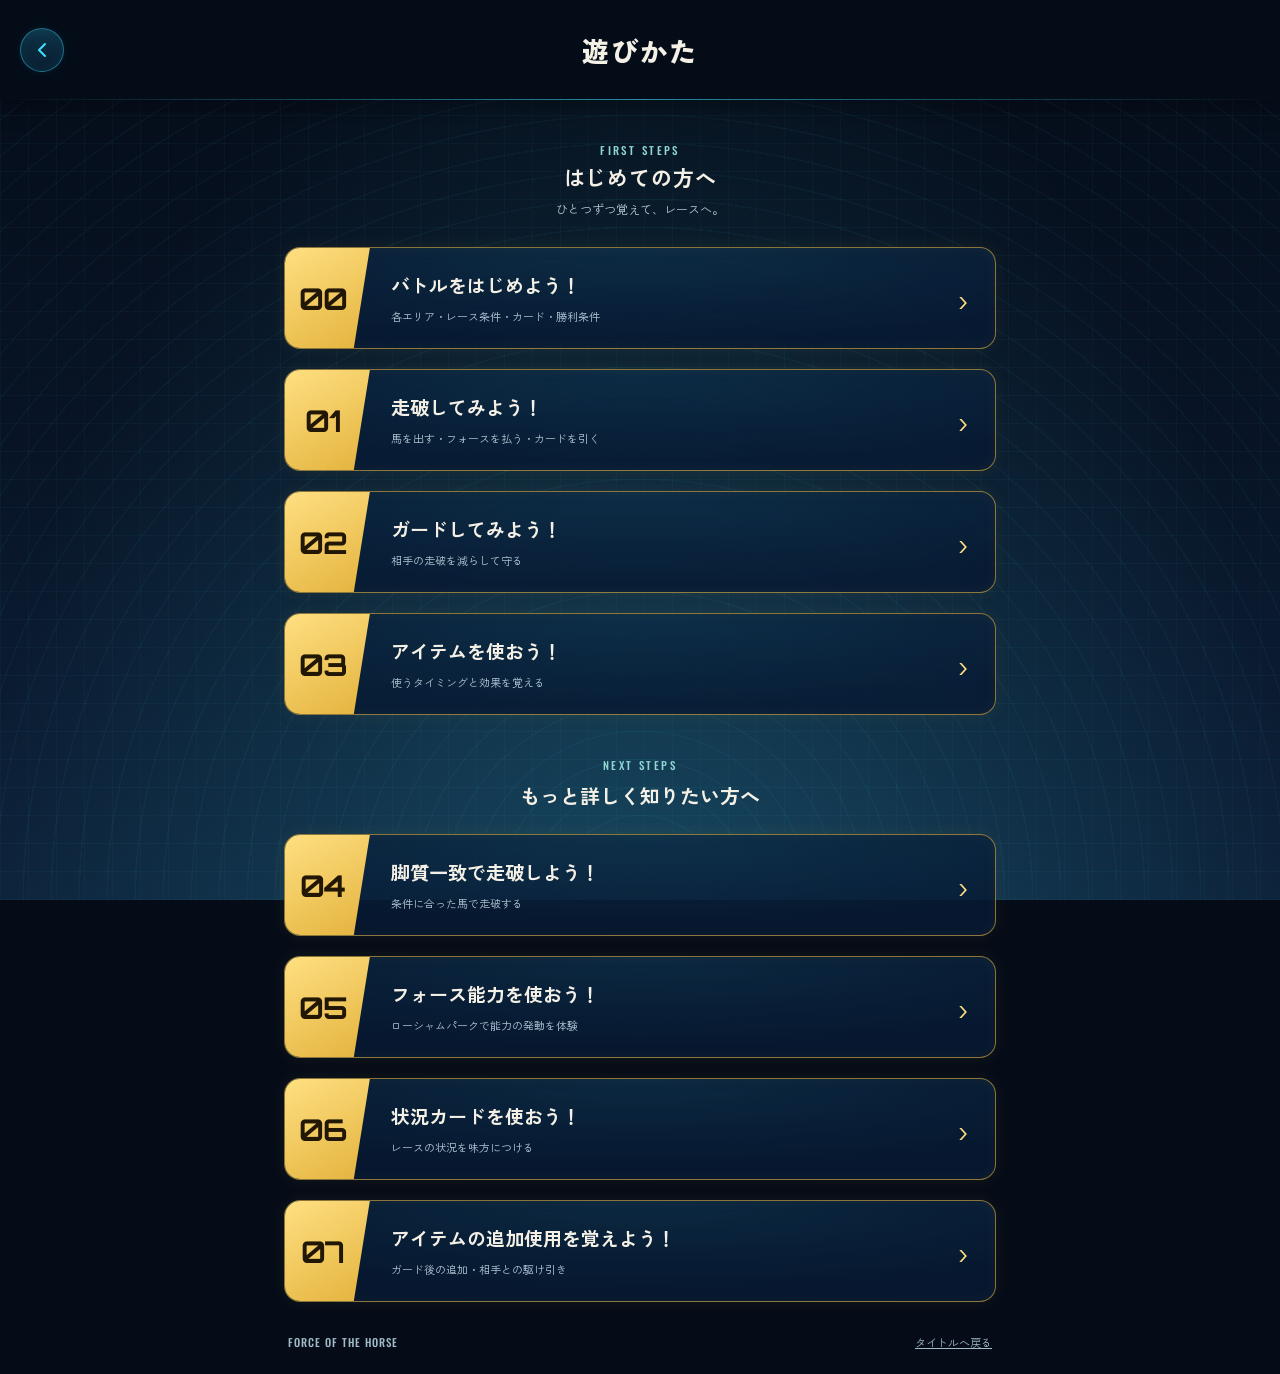
<file: foth-game/lessons.html>
<!DOCTYPE html>
<html lang="ja">
<head>
  <!-- Google tag (gtag.js) -->
  <script async src="https://www.googletagmanager.com/gtag/js?id=G-0Z00J732MD"></script>
  <script>
    window.dataLayer = window.dataLayer || [];
    function gtag(){dataLayer.push(arguments);}
    gtag('js', new Date());

    gtag('config', 'G-0Z00J732MD');
  </script>
  <meta charset="UTF-8">
  <meta name="viewport" content="width=device-width, initial-scale=1, viewport-fit=cover">
  <meta name="robots" content="noindex, nofollow">
    <title>遊びかた — FORCE OF THE HORSE</title>
  <meta name="description" content="実名馬レースバトルカードゲーム「FORCE OF THE HORSE」をシュミレーターで体験しよう。">

  <!-- Favicon -->
  <link rel="icon" href="https://force-of-the-horse.com/wp-content/themes/foth/favicon.ico">
  <link rel="shortcut icon" href="https://force-of-the-horse.com/wp-content/themes/foth/favicon.ico" type="image/x-icon">

  <!-- OGP / Social Meta -->
  <meta property="og:type" content="website">
  <meta property="og:title" content="FORCE OF THE HORSE — CARD & STRATEGY SIMULATION">
  <meta property="og:description" content="実名馬レースバトルカードゲーム「FORCE OF THE HORSE」をシュミレーターで体験しよう。">
  <meta property="og:image" content="https://force-of-the-horse.com/wp-content/themes/foth/ogp.jpg">
  <meta property="og:site_name" content="FORCE OF THE HORSE">
  <meta name="twitter:card" content="summary_large_image">
  <meta name="twitter:title" content="FORCE OF THE HORSE — CARD & STRATEGY SIMULATION">
  <meta name="twitter:description" content="実名馬レースバトルカードゲーム「FORCE OF THE HORSE」をシュミレーターで体験しよう。">
  <meta name="twitter:image" content="https://force-of-the-horse.com/wp-content/themes/foth/ogp.jpg">
  <link rel="preconnect" href="https://fonts.googleapis.com">
  <link rel="preconnect" href="https://fonts.gstatic.com" crossorigin>
  <link href="https://fonts.googleapis.com/css2?family=Orbitron:wght@700&family=Oswald:wght@500;600&family=Zen+Kaku+Gothic+New:wght@400;500;700;900&display=swap" rel="stylesheet">
  <link rel="stylesheet" href="lessons.css?v=5">
</head>
<body>
  <header class="lesson-header">
    <a class="lesson-home" href="index.html" aria-label="タイトルへ戻る">
      <svg viewBox="0 0 24 24" aria-hidden="true"><path d="m15 6-6 6 6 6" /></svg>
    </a>
    <h1>遊びかた</h1>
  </header>
  <main class="lesson-main">
    <section aria-labelledby="lesson-heading">
      <div class="lesson-intro">
        <p class="lesson-eyebrow">FIRST STEPS</p>
        <h2 id="lesson-heading">はじめての方へ</h2>
        <p>ひとつずつ覚えて、レースへ。</p>
      </div>
      <ol class="lesson-list" start="0">
        <li>
          <a class="lesson-card lesson-card-ready" href="tutorial.html?lesson=intro">
            <span class="lesson-number" aria-hidden="true">00</span>
            <span class="lesson-copy"><span class="lesson-title">バトルをはじめよう！</span><span class="lesson-detail">各エリア・レース条件・カード・勝利条件</span></span>
            <span class="lesson-arrow" aria-hidden="true">›</span>
          </a>
        </li>
        <li>
          <a class="lesson-card lesson-card-ready" href="tutorial.html?lesson=run">
            <span class="lesson-number" aria-hidden="true">01</span>
            <span class="lesson-copy"><span class="lesson-title">走破してみよう！</span><span class="lesson-detail">馬を出す・フォースを払う・カードを引く</span></span>
            <span class="lesson-arrow" aria-hidden="true">›</span>
          </a>
        </li>
        <li>
          <a class="lesson-card lesson-card-ready" href="tutorial.html?lesson=guard">
            <span class="lesson-number" aria-hidden="true">02</span>
            <span class="lesson-copy"><span class="lesson-title">ガードしてみよう！</span><span class="lesson-detail">相手の走破を減らして守る</span></span>
            <span class="lesson-arrow" aria-hidden="true">›</span>
          </a>
        </li>
        <li>
          <a class="lesson-card lesson-card-ready" href="tutorial.html?lesson=items">
            <span class="lesson-number" aria-hidden="true">03</span>
            <span class="lesson-copy"><span class="lesson-title">アイテムを使おう！</span><span class="lesson-detail">使うタイミングと効果を覚える</span></span>
            <span class="lesson-arrow" aria-hidden="true">›</span>
          </a>
        </li>
      </ol>
    </section>
    <section class="lesson-advanced" aria-labelledby="lesson-advanced-heading">
      <div class="lesson-section-heading">
        <p class="lesson-eyebrow">NEXT STEPS</p>
        <h2 id="lesson-advanced-heading">もっと詳しく知りたい方へ</h2>
      </div>
      <ol class="lesson-list" start="4">
        <li>
          <a class="lesson-card lesson-card-ready" href="tutorial.html?lesson=style">
            <span class="lesson-number" aria-hidden="true">04</span>
            <span class="lesson-copy"><span class="lesson-title">脚質一致で走破しよう！</span><span class="lesson-detail">条件に合った馬で走破する</span></span>
            <span class="lesson-arrow" aria-hidden="true">›</span>
          </a>
        </li>
        <li>
          <a class="lesson-card lesson-card-ready" href="tutorial.html?lesson=ability">
            <span class="lesson-number" aria-hidden="true">05</span>
            <span class="lesson-copy"><span class="lesson-title">フォース能力を使おう！</span><span class="lesson-detail">ローシャムパークで能力の発動を体験</span></span>
            <span class="lesson-arrow" aria-hidden="true">›</span>
          </a>
        </li>
        <li>
          <a class="lesson-card lesson-card-ready" href="tutorial.html?lesson=situation">
            <span class="lesson-number" aria-hidden="true">06</span>
            <span class="lesson-copy"><span class="lesson-title">状況カードを使おう！</span><span class="lesson-detail">レースの状況を味方につける</span></span>
            <span class="lesson-arrow" aria-hidden="true">›</span>
          </a>
        </li>
        <li>
          <a class="lesson-card lesson-card-ready" href="tutorial.html?lesson=responses">
            <span class="lesson-number" aria-hidden="true">07</span>
            <span class="lesson-copy"><span class="lesson-title">アイテムの追加使用を覚えよう！</span><span class="lesson-detail">ガード後の追加・相手との駆け引き</span></span>
            <span class="lesson-arrow" aria-hidden="true">›</span>
          </a>
        </li>
      </ol>
    </section>
    <footer class="lesson-footer"><span>FORCE OF THE HORSE</span><a href="index.html">タイトルへ戻る</a></footer>
  </main>

  <audio id="bgmAudio" loop preload="auto">
    <source src="audio/Banners_in_the_Gale.mp3" type="audio/mpeg">
    <source src="Banners_in_the_Gale.mp3" type="audio/mpeg">
  </audio>

  <script>
    (function () {
      'use strict';
      const bgm = document.getElementById('bgmAudio');

      function saveBgmTime() {
        try {
          if (bgm && bgm.currentTime > 0) {
            sessionStorage.setItem('foth_bgm_time_original', String(bgm.currentTime));
          }
        } catch (e) {}
      }

      function restoreBgmTime() {
        try {
          const savedTime = sessionStorage.getItem('foth_bgm_time_original');
          if (savedTime && bgm) {
            const t = parseFloat(savedTime);
            if (isFinite(t) && t >= 0) {
              bgm.currentTime = t;
            }
          }
        } catch (e) {}
      }

      restoreBgmTime();
      if (bgm) {
        bgm.volume = 0.45;
        bgm.addEventListener('loadedmetadata', restoreBgmTime);
        bgm.addEventListener('timeupdate', saveBgmTime);
      }
      window.addEventListener('beforeunload', saveBgmTime);
      window.addEventListener('pagehide', saveBgmTime);

      document.querySelectorAll('a').forEach(function (link) {
        link.addEventListener('click', saveBgmTime);
      });

      function isBgmEnabled() {
        try {
          return localStorage.getItem('foth_bgm_enabled') !== 'false';
        } catch (e) {
          return true;
        }
      }

      function startBGM() {
        if (!bgm) return;
        if (!isBgmEnabled()) {
          if (!bgm.paused) bgm.pause();
          return;
        }
        if (bgm.paused) {
          restoreBgmTime();
          bgm.play().catch(function () {});
        }
      }

      startBGM();
      document.addEventListener('click', function init() {
        if (isBgmEnabled()) {
          startBGM();
        }
        document.removeEventListener('click', init);
      }, { once: true });
    })();
  </script>
</body>
</html>
</file>
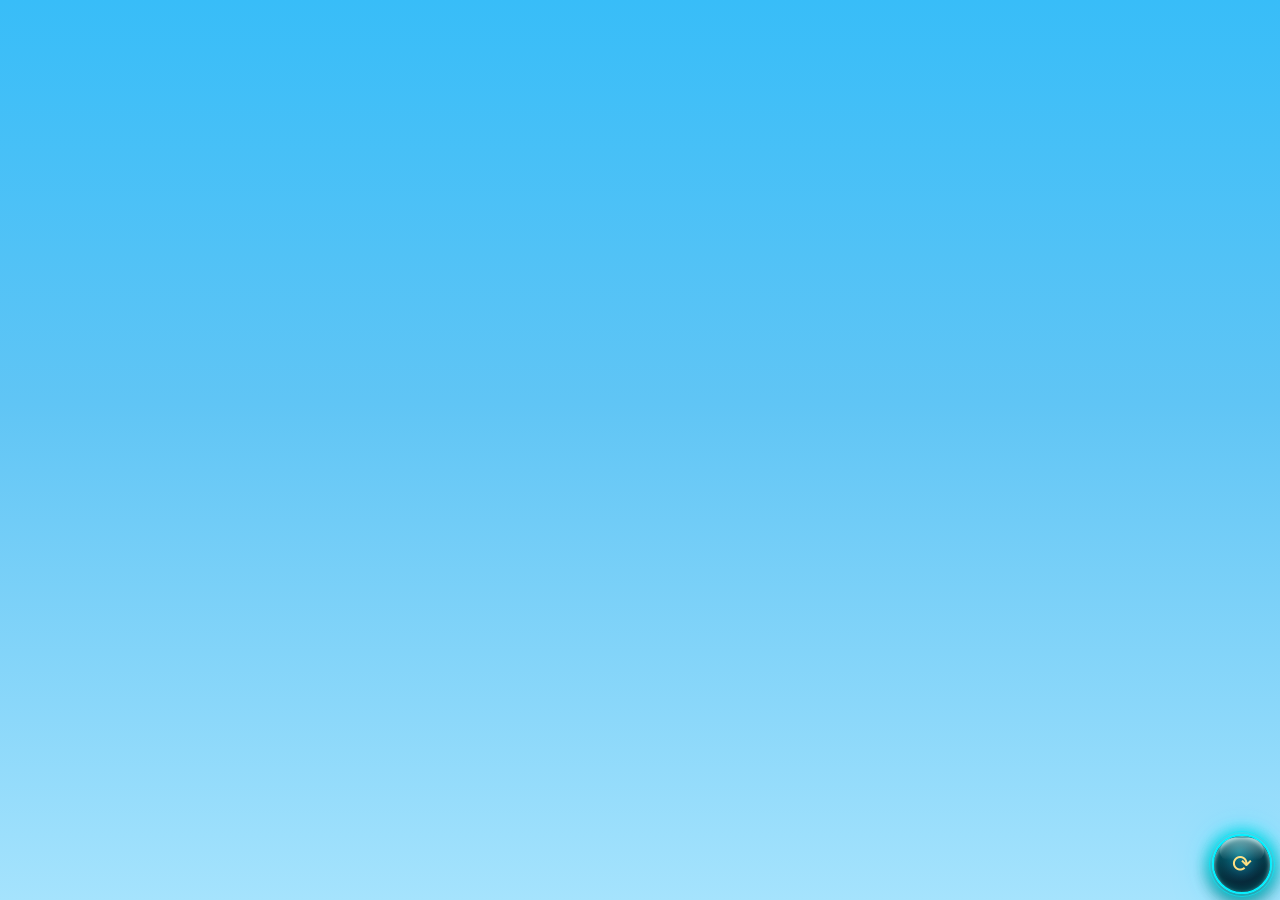
<file: foth-game/test-radial-menu.html>
<!DOCTYPE html>
<html lang="ja">
<head>
<meta charset="UTF-8">
<meta name="viewport" content="width=device-width, initial-scale=1">
<meta name="robots" content="noindex, nofollow, noarchive, nosnippet">
<title>Radial Menu Test</title>
<link rel="stylesheet" href="style.css">
<style>
  body {
    background: #0a0d20;
    min-height: 100vh;
    display: flex;
    align-items: center;
    justify-content: center;
  }
  .test-container {
    position: relative;
    width: 100%;
    height: 100vh;
  }
  #command-bar {
    display: flex !important;
  }
</style>
</head>
<body>
<div class="test-container">
  <div id="command-bar">
    <span class="drag-handle">⠿</span>
    <div class="cmd-menu" id="cmd-menu">
      <button class="cmd-menu-btn circular primary" data-cmd="run">
        <span class="btn-icon">🏇</span>
        <span class="btn-label">走破</span>
      </button>
      <button class="cmd-menu-btn circular" data-cmd="item">
        <span class="btn-icon">🃏</span>
        <span class="btn-label">アイテム</span>
      </button>
      <button class="cmd-menu-btn circular" data-cmd="end">
        <span class="btn-icon">🚩</span>
        <span class="btn-label">ターン終了</span>
      </button>
    </div>
    <button class="cmd-fab" id="cmd-fab" type="button" aria-label="コマンドメニュー">⟳</button>
  </div>
</div>
<script>
document.getElementById('cmd-fab').addEventListener('click', function() {
  this.classList.toggle('open');
  document.getElementById('cmd-menu').classList.toggle('open');
});
</script>
</body>
</html>
</file>
<file: foth-game/lessons.css>
:root {
  color-scheme: dark;
  --rail: #f4f0e6;
  --cyan: #3ee0ff;
  --gold: #ffe082;
  font-family: 'Zen Kaku Gothic New', sans-serif;
  color: var(--rail);
  background: #050c18;
}

* { box-sizing: border-box; }
body {
  margin: 0;
  min-width: 280px;
  min-height: 100dvh;
  background:
    radial-gradient(ellipse at 50% 120%, rgba(62, 224, 255, .22), transparent 75%),
    repeating-radial-gradient(circle at 50% 100%, rgba(62, 224, 255, .04) 0 1.5px, transparent 1.5px 28px),
    repeating-linear-gradient(0deg, rgba(62, 224, 255, .035) 0 1px, transparent 1px 28px),
    repeating-linear-gradient(90deg, rgba(62, 224, 255, .035) 0 1px, transparent 1px 28px),
    linear-gradient(180deg, #050c18, #081426 50%, #0d223a);
  background-attachment: fixed;
}
a { color: inherit; }
button { font: inherit; }
.lesson-header {
  position: relative;
  display: flex;
  align-items: center;
  justify-content: center;
  min-height: 100px;
  padding: calc(22px + env(safe-area-inset-top, 0px)) 24px 22px;
  background: rgba(5, 12, 24, .94);
  box-shadow: 0 6px 24px #0005;
}
.lesson-header::after {
  content: '';
  position: absolute;
  inset: auto 0 0;
  height: 1px;
  background: linear-gradient(90deg, transparent, #3ee0ff99, transparent);
}
.lesson-header h1 { margin: 0; font-size: 27px; font-weight: 900; letter-spacing: .08em; color: var(--rail); }
.lesson-home {
  position: absolute;
  left: max(20px, env(safe-area-inset-left, 0px));
  display: grid;
  place-items: center;
  width: 44px;
  height: 44px;
  border: 1px solid #3ee0ff66;
  border-radius: 50%;
  background: radial-gradient(circle at 50% 0, #3ee0ff22, transparent), #081a2d;
  color: var(--cyan);
  box-shadow: inset 0 0 12px #3ee0ff15, 0 0 10px #3ee0ff15;
  text-decoration: none;
}
.lesson-home svg {
  display: block;
  width: 24px;
  height: 24px;
  fill: none;
  stroke: currentColor;
  stroke-width: 2;
  stroke-linecap: round;
  stroke-linejoin: round;
}
.lesson-manual {
  display: flex;
  align-items: center;
  gap: 16px;
  padding: 16px 20px;
  margin-bottom: 28px;
  border: 1px solid #3ee0ff77;
  border-radius: 14px;
  background: linear-gradient(110deg, #103348, #081a2de6);
  box-shadow: inset 0 0 16px #3ee0ff0d;
  text-decoration: none;
}
.lesson-manual > span { display: grid; gap: 4px; }
.lesson-manual strong { font-size: 17px; color: var(--cyan); }
.lesson-manual small { font-size: 11px; color: #b4c8d3; }
.lesson-manual svg { flex: none; fill: none; stroke: var(--cyan); stroke-width: 1.8; stroke-linecap: round; stroke-linejoin: round; }
.lesson-manual-icon { width: 32px; height: 32px; }
.lesson-manual-arrow { width: 22px; height: 22px; margin-left: auto; }
.lesson-manual:hover { border-color: var(--cyan); background: linear-gradient(110deg, #174558, #0b2339); }
.lesson-brand { position: absolute; right: 24px; font: 700 15px 'Orbitron', sans-serif; letter-spacing: .15em; color: var(--cyan); text-shadow: 0 0 10px #3ee0ff55; }
.lesson-main {
  max-width: 760px;
  margin: 0 auto;
  padding: 0 24px calc(24px + env(safe-area-inset-bottom, 0px));
}
.lesson-intro { padding: 34px 0 30px; text-align: center; }
.lesson-eyebrow { margin: 8px 0 4px; font: 500 11px 'Oswald', sans-serif; letter-spacing: .22em; color: #8ed7d3; }
.lesson-intro h2 { margin: 0; font-size: 21px; font-weight: 700; letter-spacing: .04em; }
.lesson-intro > p:last-child { margin: 8px 0 0; font-size: 12px; color: #b4c8d3; }
.lesson-list { display: grid; gap: 20px; list-style: none; margin: 0; padding: 0; }
.lesson-advanced { margin-top: 42px; }
.lesson-section-heading { padding: 0 0 24px; text-align: center; }
.lesson-section-heading h2 { margin: 8px 0 0; font-size: 20px; font-weight: 700; }
.lesson-card {
  position: relative;
  isolation: isolate;
  display: flex;
  align-items: center;
  width: 100%;
  min-height: 102px;
  padding: 18px 72px 18px 106px;
  overflow: hidden;
  border: 1px solid #3ee0ff55;
  border-radius: 16px;
  background: radial-gradient(120% 140% at 50% 0%, #3ee0ff16, transparent 65%), rgba(8, 26, 52, .85);
  box-shadow: inset 0 0 16px #3ee0ff0d, 0 6px 16px #0004;
  text-align: left;
  text-decoration: none;
}
.lesson-number {
  position: absolute;
  inset: -1px auto -1px -1px;
  display: grid;
  place-items: center;
  width: 86px;
  padding-right: 8px;
  clip-path: polygon(0 0, 100% 0, 81% 100%, 0 100%);
  background: linear-gradient(155deg, #124357, #092136);
  color: var(--cyan);
  font: 700 30px 'Orbitron', sans-serif;
  text-shadow: 0 0 10px #3ee0ff66;
  letter-spacing: -.02em;
}
.lesson-copy { position: relative; z-index: 1; display: grid; gap: 7px; min-width: 0; }
.lesson-title { font-size: 19px; font-weight: 700; line-height: 1.5; }
.lesson-detail { font-size: 11px; line-height: 1.65; color: #aec5d3; }
.lesson-arrow { position: absolute; right: 27px; font-size: 31px; color: var(--gold); }
.lesson-card-ready { border-color: #e3b23c99; box-shadow: inset 0 0 16px #e3b23c0c, 0 0 18px #e3b23c14; transition: transform .18s, box-shadow .18s; }
.lesson-card-ready .lesson-number { color: #211704; background: linear-gradient(150deg, #ffe082, #e3b23c); text-shadow: none; }
.lesson-card-ready:hover { transform: translateY(-2px); box-shadow: 0 0 24px #e3b23c33; }
.lesson-card:disabled { color: #c1d0d9; cursor: default; }
.lesson-status { position: absolute; right: 20px; padding: 4px 8px; border: 1px solid #3ee0ff33; border-radius: 20px; background: #050c1855; color: #a1bbc9; font-size: 10px; white-space: nowrap; }
.lesson-footer { display: flex; align-items: center; justify-content: space-between; gap: 20px; padding: 32px 4px 0; color: #a1bbc9; font-size: 11px; }
.lesson-footer > span { font: 500 11px 'Oswald', sans-serif; letter-spacing: .09em; }
a:focus-visible { outline: 3px solid var(--cyan); outline-offset: 5px; }
@media (max-width: 480px) {
  .lesson-header { min-height: 86px; }
  .lesson-header h1 { font-size: 24px; }
  .lesson-brand { display: none; }
  .lesson-main { padding-left: 20px; padding-right: 20px; }
  .lesson-intro { padding-top: 28px; padding-bottom: 26px; }
  .lesson-card { min-height: 92px; padding: 16px 54px 16px 76px; }
  .lesson-number { width: 65px; font-size: 24px; }
  .lesson-title { font-size: 15px; }
  .lesson-detail { font-size: 10px; }
  .lesson-status { right: 12px; padding: 3px 5px; font-size: 9px; }
  .lesson-list { gap: 17px; }
  .lesson-arrow { right: 21px; }
}
@media (prefers-reduced-motion: reduce) {
  .lesson-card-ready { transition: none; }
}
</file>
<file: foth-game/style.css>
.lesson-complete {
    width: min(480px, calc(100vw - 32px));
    max-height: calc(100dvh - 32px);
    padding: 30px 24px;
    border: 1px solid #e3b23c;
    border-radius: 18px;
    background: radial-gradient(ellipse at top, #15364a, #07131e 75%);
    color: #f4f0e6;
    text-align: center;
    box-shadow: 0 0 40px #3ee0ff22;
    font-family: 'Zen Kaku Gothic New', sans-serif;
  }
  .lesson-complete::backdrop { background: #020711cc; backdrop-filter: blur(5px); }
  .lesson-complete-kicker { color: #ffe082; font: 500 13px 'Oswald', sans-serif; letter-spacing: .12em; }
  .lesson-complete h2 { font-size: clamp(18px, 5vw, 24px); }
  .lesson-complete > p:not(.lesson-complete-kicker) { font-size: 14px; line-height: 1.9; }
  .lesson-complete-link {
    display: block;
    margin-top: 24px;
    padding: 12px;
    border-radius: 12px;
    background: linear-gradient(135deg, #ffe082, #e3b23c);
    color: #211704;
    font-weight: 900;
    text-decoration: none;
  }
  .lesson-complete-back { display: inline-block; margin-top: 18px; color: #b8dbe5; text-underline-offset: 4px; font-size: 13px; }
  .lesson-complete-back[hidden] { display: none; }
  .lesson-complete a:focus-visible { outline: 3px solid #3ee0ff; outline-offset: 4px; }

  .race-info.highlighted {
    border-color: var(--gold);
    outline: 2px solid var(--gold);
    outline-offset: 3px;
    box-shadow: 0 0 20px rgba(227, 178, 60, .4);
  }

  :root {
    --bg: #0a0d20;
    --felt: #10142c;
    --felt-2: #171735;
    --line: rgba(244, 240, 230, .10);
    --rail: #f4f0e6;
    --rail-dim: rgba(244, 240, 230, .82);
    --dirt: #c9a66a;
    --gold: #e3b23c;
    --gold-2: #ffe082;
    --guard: #c1443c;
    --force: #e3b23c;
    --horse: #3f8a56;
    --item: #b98a4e;
    --situation: #5b6b93;
    --maroon: #5a1620;
    --mat-image: url("images/table-felt.png");
    --card-back-image: url("images/card-back.jpg");
    --maroon-2: #7c2230;
    --ink: #0a120d;
    --shadow: 0 10px 24px rgba(0, 0, 0, .45);
    --radius: 14px;
  }

  * {
    box-sizing: border-box;
    touch-action: manipulation;
  }

  html,
  body {
    height: 100%;
  }

  body {
    margin: 0;
    background-color: #000108;
    color: var(--rail);
    font-family: 'Zen Kaku Gothic New', sans-serif;
    overflow: hidden;
    -webkit-tap-highlight-color: transparent;
  }

  /* Three.js 3D Space Background (Active in Classic mode) */
  #three-bg {
    display: block;
    position: fixed;
    top: 0;
    left: 0;
    width: 100%;
    height: 100%;
    z-index: -1;
    pointer-events: none;
    transition: opacity 0.3s ease;
  }

  /* Cyber mode: Hide 3D canvas, show cyber card playfield background */
  body.field-cyber #three-bg {
    display: none !important;
  }

  body.field-cyber {
    background-color: #050c18;
    background:
      radial-gradient(ellipse at 50% 120%, rgba(62, 224, 255, .22) 0%, rgba(14, 165, 233, .12) 40%, transparent 75%),
      repeating-radial-gradient(circle at 50% 100%, rgba(62, 224, 255, .04) 0px, rgba(62, 224, 255, .04) 1.5px, transparent 1.5px, transparent 28px),
      repeating-linear-gradient(0deg, rgba(62, 224, 255, .035) 0 1px, transparent 1px 28px),
      repeating-linear-gradient(90deg, rgba(62, 224, 255, .035) 0 1px, transparent 1px 28px),
      linear-gradient(180deg, #050c18 0%, #081426 50%, #0d223a 100%);
    background-attachment: fixed;
  }

  /* Cyber mode: 奥の背景（空）を水色に設定 */
  body[data-field-theme="classic"],
  body:not(.field-cyber) {
    background-color: #38bdf8;
    background: linear-gradient(180deg, #38bdf8 0%, #60c5f5 45%, #a5e3fd 100%);
  }

  body.space-bg #three-bg {
    opacity: 0;
  }

  body::before,
  body::after {
    display: none;
  }

  body.space-bg::before {
    background:
      /* 中央の明るい光源 */
      radial-gradient(circle at 50% 50%, rgba(255, 255, 255, 0.9) 0%, rgba(255, 255, 255, 0.6) 1%, rgba(255, 255, 255, 0.3) 2%, rgba(255, 255, 255, 0.1) 4%, transparent 8%),
      /* 主要な星雲 */
      radial-gradient(ellipse at 50% 50%, rgba(74, 222, 128, 0.25) 0%, transparent 35%),
      radial-gradient(ellipse at 30% 70%, rgba(147, 51, 234, 0.2) 0%, transparent 40%),
      radial-gradient(ellipse at 70% 30%, rgba(59, 130, 246, 0.2) 0%, transparent 40%),
      radial-gradient(ellipse at 20% 20%, rgba(168, 85, 247, 0.15) 0%, transparent 35%),
      radial-gradient(ellipse at 80% 80%, rgba(34, 197, 94, 0.15) 0%, transparent 35%),
      /* 渦巻き効果 */
      conic-gradient(from 45deg at 50% 50%, transparent 0deg, rgba(74, 222, 128, 0.05) 90deg, transparent 180deg, rgba(147, 51, 234, 0.05) 270deg, transparent 360deg),
      conic-gradient(from 225deg at 50% 50%, transparent 0deg, rgba(59, 130, 246, 0.05) 90deg, transparent 180deg, rgba(34, 197, 94, 0.05) 270deg, transparent 360deg),
      /* 多くの星 - 小 */
      radial-gradient(1px 1px at 5% 15%, white 0%, transparent 100%),
      radial-gradient(1px 1px at 8% 35%, white 0%, transparent 100%),
      radial-gradient(1px 1px at 12% 55%, white 0%, transparent 100%),
      radial-gradient(1px 1px at 15% 75%, white 0%, transparent 100%),
      radial-gradient(1px 1px at 18% 25%, white 0%, transparent 100%),
      radial-gradient(1px 1px at 22% 65%, white 0%, transparent 100%),
      radial-gradient(1px 1px at 25% 45%, white 0%, transparent 100%),
      radial-gradient(1px 1px at 28% 85%, white 0%, transparent 100%),
      radial-gradient(1px 1px at 32% 15%, white 0%, transparent 100%),
      radial-gradient(1px 1px at 35% 55%, white 0%, transparent 100%),
      radial-gradient(1px 1px at 38% 75%, white 0%, transparent 100%),
      radial-gradient(1px 1px at 42% 25%, white 0%, transparent 100%),
      radial-gradient(1px 1px at 45% 65%, white 0%, transparent 100%),
      radial-gradient(1px 1px at 48% 45%, white 0%, transparent 100%),
      radial-gradient(1px 1px at 52% 85%, white 0%, transparent 100%),
      radial-gradient(1px 1px at 55% 15%, white 0%, transparent 100%),
      radial-gradient(1px 1px at 58% 55%, white 0%, transparent 100%),
      radial-gradient(1px 1px at 62% 75%, white 0%, transparent 100%),
      radial-gradient(1px 1px at 65% 25%, white 0%, transparent 100%),
      radial-gradient(1px 1px at 68% 65%, white 0%, transparent 100%),
      radial-gradient(1px 1px at 72% 45%, white 0%, transparent 100%),
      radial-gradient(1px 1px at 75% 85%, white 0%, transparent 100%),
      radial-gradient(1px 1px at 78% 15%, white 0%, transparent 100%),
      radial-gradient(1px 1px at 82% 55%, white 0%, transparent 100%),
      radial-gradient(1px 1px at 85% 75%, white 0%, transparent 100%),
      radial-gradient(1px 1px at 88% 25%, white 0%, transparent 100%),
      radial-gradient(1px 1px at 92% 65%, white 0%, transparent 100%),
      radial-gradient(1px 1px at 95% 45%, white 0%, transparent 100%),
      /* 中程度の星 */
      radial-gradient(1.5px 1.5px at 10% 30%, rgba(255, 255, 255, 0.8) 0%, transparent 100%),
      radial-gradient(1.5px 1.5px at 20% 60%, rgba(255, 255, 255, 0.8) 0%, transparent 100%),
      radial-gradient(1.5px 1.5px at 30% 40%, rgba(255, 255, 255, 0.8) 0%, transparent 100%),
      radial-gradient(1.5px 1.5px at 40% 80%, rgba(255, 255, 255, 0.8) 0%, transparent 100%),
      radial-gradient(1.5px 1.5px at 50% 20%, rgba(255, 255, 255, 0.8) 0%, transparent 100%),
      radial-gradient(1.5px 1.5px at 60% 50%, rgba(255, 255, 255, 0.8) 0%, transparent 100%),
      radial-gradient(1.5px 1.5px at 70% 70%, rgba(255, 255, 255, 0.8) 0%, transparent 100%),
      radial-gradient(1.5px 1.5px at 80% 30%, rgba(255, 255, 255, 0.8) 0%, transparent 100%),
      radial-gradient(1.5px 1.5px at 90% 60%, rgba(255, 255, 255, 0.8) 0%, transparent 100%),
      /* 大きな輝く星 */
      radial-gradient(2px 2px at 15% 50%, rgba(255, 255, 255, 0.9) 0%, transparent 100%),
      radial-gradient(3px 3px at 15% 50%, rgba(74, 222, 128, 0.4) 0%, transparent 100%),
      radial-gradient(2px 2px at 85% 50%, rgba(255, 255, 255, 0.9) 0%, transparent 100%),
      radial-gradient(3px 3px at 85% 50%, rgba(147, 51, 234, 0.4) 0%, transparent 100%),
      radial-gradient(2px 2px at 50% 15%, rgba(255, 255, 255, 0.9) 0%, transparent 100%),
      radial-gradient(3px 3px at 50% 15%, rgba(59, 130, 246, 0.4) 0%, transparent 100%),
      radial-gradient(2px 2px at 50% 85%, rgba(255, 255, 255, 0.9) 0%, transparent 100%),
      radial-gradient(3px 3px at 50% 85%, rgba(34, 197, 94, 0.4) 0%, transparent 100%),
      /* ベース背景 */
      linear-gradient(180deg, #0a1a0d 0%, #0f2912 50%, #0a1a0d 100%);
    background-size:
      100% 100%,
      100% 100%, 100% 100%, 100% 100%, 100% 100%, 100% 100%,
      100% 100%, 100% 100%,
      100% 100%, 100% 100%, 100% 100%, 100% 100%, 100% 100%, 100% 100%, 100% 100%, 100% 100%, 100% 100%, 100% 100%, 100% 100%, 100% 100%, 100% 100%, 100% 100%, 100% 100%, 100% 100%, 100% 100%, 100% 100%, 100% 100%, 100% 100%, 100% 100%, 100% 100%, 100% 100%, 100% 100%, 100% 100%, 100% 100%, 100% 100%,
      100% 100%, 100% 100%, 100% 100%, 100% 100%, 100% 100%, 100% 100%, 100% 100%, 100% 100%, 100% 100%,
      100% 100%, 100% 100%, 100% 100%, 100% 100%, 100% 100%, 100% 100%, 100% 100%, 100% 100%,
      100% 100%;
    animation: spacePulse 8s ease-in-out infinite alternate;
  }

  body.space-bg::after {
    background: none;
    animation: none;
  }

  @keyframes spacePulse {
    0% {
      opacity: 0.85;
    }

    100% {
      opacity: 1;
    }
  }

  .num,
  .brand,
  .step-label,
  .card-stat,
  .zone-label,
  .btn {
    font-family: 'Oswald', 'Zen Kaku Gothic New', sans-serif;
  }

  .app {
    position: relative;
    display: flex;
    flex-direction: column;
    height: 100vh;
    height: 100dvh;
    background: transparent;
  }

  /* ---------- Topbar ---------- */
  .topbar {
    display: flex;
    align-items: center;
    gap: 12px;
    padding: 10px 12px calc(8px + env(safe-area-inset-top, 0px));
    padding-top: calc(10px + env(safe-area-inset-top, 0px));
    background: linear-gradient(180deg, #10142c, rgba(16, 20, 44, .4));
    border-bottom: 1px solid var(--line);
    z-index: 30;
  }

  .topbar-menu {
    display: flex;
    align-items: center;
    gap: 8px;
    flex-wrap: nowrap;
  }

  .short-label {
    display: none;
  }

  .brand {
    font-weight: 700;
    font-size: 13px;
    letter-spacing: .06em;
    white-space: nowrap;
    color: var(--gold-2);
    text-shadow: 0 1px 0 rgba(0, 0, 0, .6);
  }

  .brand span {
    color: var(--rail-dim);
    font-weight: 500;
    font-size: 10px;
    display: block;
    letter-spacing: .2em;
  }

  .race-info {
    flex: none;
    display: inline-flex;
    align-items: stretch;
    gap: 4px;
    white-space: nowrap;
    padding: 3px 5px;
    border: 1px solid rgba(84, 207, 229, .3);
    border-radius: 9px;
    background: linear-gradient(180deg, rgba(12, 31, 43, .86), rgba(6, 17, 27, .82));
    box-shadow: inset 0 1px 0 rgba(255, 255, 255, .05), 0 0 12px rgba(30, 190, 216, .08);
  }

  .race-info-title {
    display: inline-flex;
    align-items: center;
    padding: 0 5px 0 3px;
    color: #65e7f5;
    font-family: 'Zen Kaku Gothic New', sans-serif;
    font-size: 7.5px;
    font-weight: 800;
    letter-spacing: .04em;
    border-right: 1px solid rgba(84, 207, 229, .22);
  }

  .race-condition {
    display: inline-flex;
    align-items: baseline;
    gap: 3px;
    padding: 2px 5px;
    border-radius: 5px;
    background: rgba(255, 255, 255, .035);
  }

  .race-condition-label {
    color: rgba(164, 195, 213, .88);
    font-size: 7.5px;
    font-weight: 500;
  }

  .race-condition-value {
    color: #fff1c9;
    font-size: 10px;
    font-weight: 700;
  }

  /* ---------- Modern Cyber Game Track & HUD Progress ---------- */
  .track-wrap {
    flex: 1;
    min-width: 0;
    display: flex;
    flex-direction: column;
    gap: 3px;
    padding: 0 2px;
    opacity: .9;
  }

  .track-meta {
    display: flex;
    align-items: center;
    justify-content: space-between;
    line-height: 1;
    padding: 0 1px;
  }

  .track-badge {
    display: inline-flex;
    align-items: center;
    gap: 4px;
    font-size: 8.5px;
    font-weight: 700;
    letter-spacing: .12em;
    color: rgba(177, 232, 201, .95);
    text-transform: uppercase;
    background: rgba(56, 239, 125, .05);
    border: 1px solid rgba(122, 185, 151, .22);
    padding: 2px 6px;
    border-radius: 4px;
    box-shadow: none;
  }

  .badge-dot {
    width: 4px;
    height: 4px;
    border-radius: 50%;
    background: rgba(142, 210, 174, .8);
    box-shadow: none;
  }

  @keyframes badgePulse {
    0%, 100% { opacity: 1; transform: scale(1); }
    50% { opacity: .4; transform: scale(.75); }
  }

  .step-label {
    display: inline-flex;
    align-items: baseline;
    gap: 3px;
    font-family: 'Oswald', 'Zen Kaku Gothic New', sans-serif;
    font-size: 11px;
    letter-spacing: .08em;
    color: var(--rail-dim);
  }

  .step-prefix {
    font-size: 9px;
    font-weight: 600;
    letter-spacing: .12em;
    color: rgba(201, 221, 238, .92);
  }

  .step-current {
    font-size: 11px;
    font-weight: 700;
    color: rgba(220, 242, 247, .98);
    text-shadow: none;
  }

  .step-slash {
    font-size: 10px;
    color: rgba(255, 255, 255, .35);
    margin: 0 1px;
  }

  .step-total {
    font-size: 10.5px;
    color: rgba(255, 255, 255, .82);
  }

  /* サイバートラック（高精細HUDバー） */
  .track {
    position: relative;
    height: 4px;
    border-radius: 999px;
    background: linear-gradient(180deg, rgba(5, 12, 24, .95) 0%, rgba(10, 22, 40, .85) 100%);
    border: 1px solid rgba(120, 178, 190, .2);
    box-shadow: inset 0 1px 2px rgba(0, 0, 0, .65);
    overflow: hidden;
  }

  /* HUDグリッド目盛り（16分割） */
  .track-grid {
    display: none;
  }

  /* エナジープログレスフィル */
  .track-fill {
    position: absolute;
    left: 0;
    top: 0;
    bottom: 0;
    width: 0%;
    border-radius: 999px;
    background: linear-gradient(90deg, #3a91a8, #55aa87);
    box-shadow: none;
    transition: width .45s cubic-bezier(.25, .8, .25, 1);
    overflow: visible;
  }

  /* フィル内の流れる光彩シマー */
  .track-fill::before {
    display: none;
  }

  @keyframes cyberEnergyShine {
    0% { background-position: -40px 0; }
    100% { background-position: 160px 0; }
  }

  /* 先端の発光ノード */
  .track-head-glow {
    display: none;
  }

  /* サイバーホースピン（インジケーター） */
  .track-horse {
    display: none;
  }

  .horse-pin-body {
    display: flex;
    align-items: center;
    justify-content: center;
    width: 25px;
    height: 25px;
    border-radius: 50%;
    background: radial-gradient(circle at 35% 30%, #0d223a 0%, #06101e 100%);
    border: 1.5px solid #00f0ff;
    box-shadow: 
      0 0 10px rgba(0, 240, 255, .65),
      0 2px 6px rgba(0, 0, 0, .75);
    animation: horseGlide 2s ease-in-out infinite alternate;
  }

  .horse-icon {
    font-size: 13px;
    line-height: 1;
    color: #00f0ff;
    text-shadow: 0 0 6px rgba(0, 240, 255, .9);
    display: block;
  }

  .horse-pin-arrow {
    width: 0;
    height: 0;
    border-left: 3.5px solid transparent;
    border-right: 3.5px solid transparent;
    border-top: 4px solid #00f0ff;
    margin-top: -1px;
    filter: drop-shadow(0 1px 2px rgba(0, 0, 0, .5));
  }

  @keyframes horseGlide {
    0% { transform: translateY(0) rotate(-1deg); }
    100% { transform: translateY(-2px) rotate(2deg); }
  }

  /* ゴールフラッグゲート */
  .track-flag {
    display: none;
  }

  .track-flag .flag-icon {
    font-size: 12px;
    line-height: 1;
  }

  .track-flag.goal-reached {
    border-color: #ffd700;
    box-shadow: 
      0 0 16px rgba(255, 215, 0, .8),
      0 0 24px rgba(255, 170, 0, .5);
    transform: translateY(-50%) scale(1.15);
    animation: goalCelebrate .8s ease-in-out infinite alternate;
  }

  @keyframes goalCelebrate {
    0% { transform: translateY(-50%) scale(1.1); }
    100% { transform: translateY(-50%) scale(1.22); }
  }

  @media (max-width: 760px) {
    .race-info {
      display: inline-flex;
    }
  }

  .theme-switch,
  .mode-switch {
    flex: none;
    display: flex;
    gap: 3px;
    border: 1px solid rgba(227, 178, 60, .4);
    background: rgba(20, 16, 10, .65);
    border-radius: 999px;
    padding: 2px;
  }

  .theme-opt,
  .mode-opt {
    background: transparent;
    border: none;
    border-radius: 999px;
    color: var(--rail-dim);
    font-size: 11px;
    font-family: 'Zen Kaku Gothic New', sans-serif;
    padding: 5px 10px;
    cursor: pointer;
    white-space: nowrap;
    touch-action: manipulation;
    transition: background .18s, color .18s, box-shadow .18s;
  }

  .theme-opt:hover,
  .mode-opt:hover {
    color: var(--rail);
  }

  .theme-opt.active {
    background: linear-gradient(135deg, #3ee0ff, #0ab8e0);
    color: #032530;
    font-weight: 700;
    box-shadow: 0 0 10px rgba(62, 224, 255, .6);
  }

  .theme-opt[data-theme="classic"].active {
    background: linear-gradient(135deg, #38bdf8, #15803d);
    color: #03201e;
    font-weight: 700;
    box-shadow: 0 0 12px rgba(56, 189, 248, .65);
  }

  .mode-opt.active {
    background: linear-gradient(135deg, var(--gold-2), var(--gold));
    color: var(--ink);
    font-weight: 700;
    box-shadow: 0 0 10px rgba(227, 178, 60, .6);
  }

  .mode-opt[data-mode="manual"].active {
    background: linear-gradient(135deg, #4ade80, #22c55e);
    color: #052812;
    box-shadow: 0 0 10px rgba(74, 222, 128, .65);
  }

  body.manual-mode .narrator {
    display: none !important;
  }

  /* manual-modeの時はナレーターのスペースを詰める */
  body.manual-mode .hand-zone {
    margin-top: -16px;
  }

  #command-bar[hidden],
  #command-bar.hidden {
    display: none !important;
  }

  .restart-btn {
    background: rgba(20, 16, 10, .6);
    border: 1px solid rgba(227, 178, 60, .4);
    color: var(--rail-dim);
    border-radius: 999px;
    padding: 6px 11px;
    font-size: 11px;
    font-family: 'Zen Kaku Gothic New', sans-serif;
    cursor: pointer;
    white-space: nowrap;
  }

  .restart-btn:hover {
    color: var(--rail);
    border-color: var(--rail);
  }

  .bgm-toggle {
    flex: none;
    background: rgba(20, 16, 10, .6);
    border: 1px solid rgba(227, 178, 60, .4);
    color: var(--rail-dim);
    border-radius: 999px;
    padding: 6px 11px;
    font-size: 11px;
    font-family: 'Zen Kaku Gothic New', sans-serif;
    cursor: pointer;
    white-space: nowrap;
    transition: color .15s, border-color .15s, opacity .15s;
  }

  .bgm-toggle:hover {
    color: var(--rail);
    border-color: var(--rail);
  }

  .bgm-toggle.is-off {
    opacity: .5;
    border-style: dashed;
  }

  .perspective-toggle {
    flex: none;
    background: rgba(20, 16, 10, .6);
    border: 1px solid rgba(227, 178, 60, .4);
    color: var(--rail-dim);
    border-radius: 999px;
    padding: 6px 11px;
    font-size: 11px;
    font-family: 'Zen Kaku Gothic New', sans-serif;
    cursor: pointer;
    white-space: nowrap;
    transition: color .15s, border-color .15s, background .15s, box-shadow .15s;
  }

  .perspective-toggle:hover {
    color: var(--rail);
    border-color: var(--rail);
  }

  .perspective-toggle.is-on {
    color: var(--ink);
    background: var(--gold);
    border-color: var(--gold);
    font-weight: 700;
    box-shadow: 0 0 12px rgba(227, 178, 60, .55);
  }

  .tilt-select {
    display: none;
    flex: none;
    gap: 3px;
    border: 1px solid rgba(227, 178, 60, .4);
    background: rgba(20, 16, 10, .6);
    border-radius: 999px;
    padding: 2px;
  }

  body.field-3d .tilt-select {
    display: flex;
  }

  .tilt-opt {
    background: transparent;
    border: none;
    border-radius: 999px;
    color: var(--rail-dim);
    font-size: 10px;
    font-family: 'Oswald', sans-serif;
    padding: 4px 8px;
    cursor: pointer;
    touch-action: manipulation;
    transition: background .15s, color .15s;
  }

  .tilt-opt.active {
    background: var(--gold);
    color: var(--ink);
    font-weight: 700;
  }

  /* settings panel & gear: 表示設定 */
  .settings-gear {
    box-sizing: border-box;
    width: 34px;
    height: 34px;
    padding: 0;
    background: transparent;
    border: 0;
    border-radius: 8px;
    color: #bdeff5;
    cursor: pointer;
    touch-action: manipulation;
    transition: background .18s, color .18s, border-color .18s, box-shadow .18s, transform .18s;
    display: inline-flex;
    align-items: center;
    justify-content: center;
    user-select: none;
    box-shadow: none;
  }

  .settings-gear-icon {
    width: 22px;
    height: 22px;
    fill: none;
    stroke: currentColor;
    stroke-width: 1.55;
    stroke-linecap: round;
    stroke-linejoin: round;
    transition: transform .28s ease;
  }

  .settings-gear:hover {
    background: rgba(62, 224, 255, .1);
    color: #ffffff;
    box-shadow: none;
  }

  .settings-gear:hover .settings-gear-icon {
    transform: rotate(28deg);
  }

  .settings-gear:active {
    transform: scale(0.95);
  }

  .settings-overlay {
    position: fixed;
    inset: 0;
    background: rgba(0, 0, 0, .65);
    backdrop-filter: blur(4px);
    -webkit-backdrop-filter: blur(4px);
    z-index: 10000;
    display: flex;
    justify-content: flex-end;
    opacity: 0;
    pointer-events: none;
    transition: opacity .25s cubic-bezier(.2, .7, .3, 1);
  }

  .settings-overlay.show {
    opacity: 1;
    pointer-events: auto;
  }

  .settings-panel {
    transform: translateX(100%);
    transition: transform .25s cubic-bezier(.2, .7, .3, 1);
  }

  .settings-overlay.show .settings-panel {
    transform: translateX(0);
  }

  .settings-panel {
    width: min(320px, 86vw);
    max-height: 100vh;
    overflow-y: auto;
    background: var(--felt);
    border-left: 1px solid var(--line);
    padding: 16px 16px calc(16px + env(safe-area-inset-bottom, 0px));
    box-shadow: -10px 0 30px rgba(0, 0, 0, .5);
  }

  .settings-head {
    display: flex;
    align-items: center;
    justify-content: space-between;
    margin-bottom: 14px;
  }

  .settings-title {
    font-family: 'Oswald', sans-serif;
    letter-spacing: .1em;
    font-size: 14px;
    color: var(--rail);
  }

  .settings-close {
    background: transparent;
    border: none;
    color: var(--rail-dim);
    font-size: 16px;
    cursor: pointer;
    padding: 4px 8px;
  }

  .settings-close:hover {
    color: var(--rail);
  }

  .settings-group {
    margin-bottom: 16px;
  }


  .settings-panel .theme-switch,
  .settings-panel .tilt-select {
    display: flex;
    width: 100%;
  }

  .settings-panel .theme-opt,
  .settings-panel .tilt-opt {
    flex: 1;
    text-align: center;
  }

  .settings-panel .bgm-toggle {
    width: 100%;
  }

  body.manual-mode .track-wrap {
    display: none;
  }

  .settings-label {
    font-size: 11px;
    color: var(--rail-dim);
    margin-bottom: 6px;
    letter-spacing: .05em;
  }

  .preset-grid {
    display: grid;
    grid-template-columns: 1fr 1fr 1fr;
    gap: 6px;
  }

  .preset-grid.effect-grid {
    grid-template-columns: 1fr 1fr 1fr;
  }

  .preset-btn {
    background: rgba(20, 16, 10, .6);
    border: 1px solid rgba(227, 178, 60, .35);
    color: var(--rail-dim);
    border-radius: 8px;
    padding: 8px 6px;
    font-size: 11px;
    font-family: 'Zen Kaku Gothic New', sans-serif;
    cursor: pointer;
    text-align: center;
    transition: background .15s, color .15s, border-color .15s;
  }

  .preset-btn.active {
    background: var(--gold);
    color: var(--ink);
    font-weight: 700;
    border-color: var(--gold);
  }

  .settings-row {
    display: flex;
    align-items: center;
    justify-content: space-between;
    font-size: 12px;
    color: var(--rail-dim);
    margin-bottom: 6px;
  }

  .settings-value {
    color: var(--gold-2);
    font-weight: 700;
    font-family: 'Oswald', sans-serif;
  }

  .settings-group input[type=range] {
    -webkit-appearance: none;
    appearance: none;
    width: 100%;
    height: 4px;
    border-radius: 999px;
    background: rgba(227, 178, 60, .25);
    outline: none;
  }

  .settings-group input[type=range]::-webkit-slider-thumb {
    -webkit-appearance: none;
    width: 16px;
    height: 16px;
    border-radius: 50%;
    background: var(--gold);
    cursor: pointer;
    box-shadow: 0 0 6px rgba(227, 178, 60, .6);
  }

  .settings-group input[type=range]::-moz-range-thumb {
    width: 16px;
    height: 16px;
    border-radius: 50%;
    background: var(--gold);
    border: none;
    cursor: pointer;
  }

  .settings-toggle-row {
    display: flex;
    align-items: center;
    justify-content: space-between;
    font-size: 12px;
    color: var(--rail-dim);
    cursor: pointer;
  }

  .settings-toggle-row input {
    width: 18px;
    height: 18px;
    accent-color: var(--gold);
  }

  .settings-reset {
    width: 100%;
    background: rgba(20, 16, 10, .6);
    border: 1px solid rgba(227, 178, 60, .4);
    color: var(--rail-dim);
    border-radius: 8px;
    padding: 10px;
    font-size: 12px;
    font-family: 'Zen Kaku Gothic New', sans-serif;
    cursor: pointer;
    margin-top: 4px;
    transition: color .15s, border-color .15s;
  }

  .settings-reset:hover {
    color: var(--rail);
    border-color: var(--rail);
  }

  /* ---------- Board ---------- */
  .board {
    flex: 1;
    min-height: 0;
    display: flex;
    flex-direction: column;
    gap: 8px;
    padding: 8px 8px calc(4px + env(safe-area-inset-bottom, 0px));
    overflow-y: auto;
    overflow-x: hidden;
    position: relative;
    background: transparent;
  }

  @media (min-width:640px) {
    .board {
      max-width: 720px;
      margin: 0 auto;
      width: 100%;
      padding: 12px 12px 6px;
    }
  }

  .opponent-strip {
    flex: none;
    display: flex;
    align-items: center;
    gap: 10px;
    background: linear-gradient(180deg, rgba(14, 38, 26, .92), rgba(8, 24, 16, .85));
    border: 1px solid rgba(63, 237, 151, .35);
    border-radius: 12px;
    padding: 6px 12px;
    position: relative;
    box-shadow: 0 4px 16px rgba(0, 0, 0, .4), 0 0 12px rgba(63, 237, 151, .12);
    backdrop-filter: blur(8px);
    -webkit-backdrop-filter: blur(8px);
  }

  /* ---------- Field frame (pure CSS, no photo) ---------- */
  .field-tilt {
    position: relative;
    transition: transform .45s cubic-bezier(.2, .7, .3, 1), margin-top .45s cubic-bezier(.2, .7, .3, 1);
    transform-style: preserve-3d;
    flex: none;
  }

  body.field-3d .field-tilt {
    transform: perspective(var(--field-perspective, 1300px)) rotateX(var(--tilt-angle, 10deg));
    transform-origin: 50% 100%;
    margin: -10px 0 14px;
  }

  /* radiating "floor" lines that share the field's own tilt and vanishing
     point (bottom-center), so the surrounding space reads as the same
     ground plane receding into the distance instead of a flat cutout the
     card grid is floating on top of. */
  .field-aura {
    display: none !important;
  }

  .field-image-wrap {
    position: relative;
    z-index: 1;
    width: 100%;
    transform-origin: 50% 100%;
    border-radius: 16px;
    overflow: hidden;
    box-shadow: none;
    clip-path: none;
    background: transparent;
    border: none;
    outline: none;
    flex: none;
    display: grid;
    grid-template-rows: auto auto auto;
    grid-template-columns: repeat(4, 1fr);
    gap: clamp(60px, 20vw, 100px) clamp(4px, 2vw, 12px);
    padding: 3vw 3vw 3.4vw;
  }

  /* ---------- 放射状サイバー飛沫・スピードストリーム背景（枠: サイバーと連動） ---------- */
  .field-splash-bg {
    display: none;
    position: absolute;
    inset: 0;
    z-index: 0;
    pointer-events: none;
    overflow: hidden;
    border-radius: inherit;
    background:
      radial-gradient(ellipse at 50% 130%, rgba(62, 224, 255, .22) 0%, rgba(14, 165, 233, .12) 40%, transparent 75%),
      repeating-linear-gradient(0deg, rgba(62, 224, 255, .03) 0 1px, transparent 1px 28px),
      repeating-linear-gradient(90deg, rgba(62, 224, 255, .03) 0 1px, transparent 1px 28px),
      linear-gradient(180deg, #050c18 0%, #081426 50%, #0d223a 100%);
    box-shadow: inset 0 0 60px rgba(0, 0, 0, .7);
  }

  body.field-cyber .field-splash-bg {
    display: block;
  }

  .field-splash-bg::before {
    content: '';
    position: absolute;
    inset: 0;
    background:
      repeating-radial-gradient(circle at 50% 100%,
        rgba(62, 224, 255, .05) 0px,
        rgba(62, 224, 255, .05) 1.5px,
        transparent 1.5px,
        transparent 18px),
      linear-gradient(0deg, rgba(62, 224, 255, .08) 0%, transparent 50%);
    opacity: 0.65;
    pointer-events: none;
  }

  .field-splash-canvas {
    position: absolute;
    inset: 0;
    width: 100%;
    height: 100%;
    display: block;
    mix-blend-mode: screen;
  }

  body.field-3d .field-image-wrap {
    box-shadow: 0 40px 60px -10px rgba(0, 0, 0, .6), var(--shadow);
  }

  /* optional test-field background (toggled via the テストF chip) */
  body.field-test-bg .field-image-wrap {
    background: url("images/field-test-bg.jpg") center/cover no-repeat;
  }

  body.field-test-bg .field-splash-bg {
    display: none !important;
  }

  @media (min-width:760px) {
    .field-image-wrap {
      gap: 112px 12px;
      padding: 18px 18px 22px;
      border-radius: 20px;
    }
  }

  .overlay {
    position: relative;
    display: flex;
    transition: box-shadow .25s, outline-color .25s;
    border-radius: 8px;
    outline: 2px solid transparent;
    outline-offset: 2px;
  }

  .overlay.zone-active {
    outline-color: var(--gold);
    box-shadow: 0 0 0 4px rgba(227, 178, 60, .22), 0 0 18px rgba(227, 178, 60, .5);
    animation: zonePulse 1.4s ease-in-out infinite;
  }

  @keyframes zonePulse {

    0%,
    100% {
      box-shadow: 0 0 0 4px rgba(227, 178, 60, .22), 0 0 18px rgba(227, 178, 60, .5);
    }

    50% {
      box-shadow: 0 0 0 7px rgba(227, 178, 60, .34), 0 0 30px rgba(227, 178, 60, .8);
    }
  }

  /* 自分の馬カード置き場（.field-body）は .overlay ではないので、専用にハイライトを定義する。
     ov-field 全体（相手の置き場も含む対角配置ぶん）ではなく、自分の枠だけをハイライトする */
  #field-body.zone-active {
    outline: 2px solid var(--gold);
    outline-offset: 2px;
    box-shadow: 0 0 0 4px rgba(227, 178, 60, .22), 0 0 18px rgba(227, 178, 60, .5);
    animation: zonePulse 1.4s ease-in-out infinite;
    transition: box-shadow .25s, outline-color .25s;
  }

  .ov-opp-deck {
    grid-row: 1;
    grid-column: 1/5;
    pointer-events: none;
  }

  .ov-farm {
    grid-row: 2;
    grid-column: 1/2;
    align-items: center;
    justify-content: center;
  }

  .ov-field {
    grid-row: 2;
    grid-column: 2/4;
    align-items: center;
    justify-content: center;
  }

  .ov-situation {
    grid-row: 2;
    grid-column: 4/5;
    align-items: center;
    justify-content: center;
  }

  .ov-deck {
    grid-row: 3;
    grid-column: 1/5;
  }

  .opp-lanes {
    width: 90%;
    margin: 0 auto;
    display: flex;
    gap: 2.5%;
    align-items: stretch;
    justify-content: center;
  }

  .opp-lane {
    position: relative;
    flex: 0 0 20.5%;
    min-width: 0;
    display: flex;
    align-items: center;
    justify-content: center;
    aspect-ratio: 5/7;
    border-radius: 10px;
    border: 1.5px solid rgba(227, 178, 60, .65);
    box-shadow: inset 0 0 14px rgba(227, 178, 60, .20), 0 0 10px rgba(227, 178, 60, .25);
    background: radial-gradient(120% 140% at 50% 0%, rgba(227, 178, 60, .18), transparent 65%), rgba(16, 24, 40, .65);
  }

  .opp-lane .lane-stack {
    width: 90%;
    opacity: .92;
    transform: rotate(180deg);
  }

  .opp-lane .lane-back-0 {
    border-color: #8a6f36;
  }

  .opp-lane.active {
    border-style: solid;
    border-color: var(--gold);
    box-shadow: inset 0 0 12px rgba(227, 178, 60, .25), 0 0 14px rgba(227, 178, 60, .55);
  }

  .opp-lane.empty {
    opacity: .55;
  }

  .zone-label {
    font-size: 10px;
    letter-spacing: .12em;
    color: var(--dirt);
    font-weight: 600;
    text-transform: uppercase;
    display: flex;
    justify-content: space-between;
    align-items: center;
    margin-bottom: 4px;
  }

  .opponent-avatar {
    width: 36px;
    height: 36px;
    border-radius: 50%;
    background: radial-gradient(circle at 35% 30%, #1e4a33, #0a1e14);
    display: flex;
    align-items: center;
    justify-content: center;
    font-size: 18px;
    border: 1px solid rgba(63, 237, 151, .45);
    box-shadow: inset 0 1px 3px rgba(255, 255, 255, .15), 0 0 8px rgba(63, 237, 151, .18);
    flex: none;
    color: #94a3b8;
    filter: drop-shadow(0 0 4px rgba(63, 237, 151, .3));
  }

  .opponent-avatar-icon {
    width: 20px;
    height: 20px;
    fill: #94a3b8; /* 灰色（グレー）の人物アイコン */
    filter: drop-shadow(0 1px 2px rgba(0, 0, 0, 0.45));
    transition: fill .2s ease;
  }

  .opponent-meta {
    min-width: 0;
    display: flex;
    flex-direction: column;
    justify-content: center;
    white-space: nowrap;
  }

  .opponent-name {
    font-size: 13px;
    font-weight: 700;
    color: #f0fdf4;
    letter-spacing: .02em;
    text-shadow: 0 0 8px rgba(63, 237, 151, .35);
    line-height: 1.25;
  }

  .opponent-sub {
    font-size: 9.5px;
    color: #a7f3d0;
    letter-spacing: .04em;
    white-space: nowrap;
    line-height: 1.3;
  }

  .opponent-bubble {
    position: absolute;
    left: 58px;
    top: 50%;
    background: var(--rail);
    color: var(--ink);
    font-weight: 700;
    font-size: 11.5px;
    padding: 6px 10px;
    border-radius: 10px;
    box-shadow: 0 6px 14px rgba(0, 0, 0, .4);
    opacity: 0;
    transform: translate(-4px, -50%) scale(.92);
    transition: opacity .25s, transform .25s;
    pointer-events: none;
    white-space: nowrap;
    z-index: 5;
  }

  .opponent-bubble.show {
    opacity: 1;
    transform: translate(0, -50%) scale(1);
  }

  .opponent-bubble::after {
    content: '';
    position: absolute;
    left: -7px;
    top: 50%;
    transform: translateY(-50%);
    border-width: 6px 7px 6px 0;
    border-style: solid;
    border-color: transparent var(--rail) transparent transparent;
  }

  .zone-body {
    width: 64%;
    aspect-ratio: 5/7;
    margin: 0 auto;
    display: flex;
    align-items: center;
    justify-content: center;
    border-radius: 10px;
    border: 1.5px solid rgba(227, 178, 60, .65);
    box-shadow: inset 0 0 14px rgba(227, 178, 60, .20), 0 0 10px rgba(227, 178, 60, .25);
    background: radial-gradient(120% 140% at 50% 0%, rgba(227, 178, 60, .18), transparent 65%), rgba(16, 24, 40, .65);
  }

  #zone-situation .zone-body {
    width: 70%;
    aspect-ratio: 5/7;
    padding: 2px;
  }

  .ov-deck.tappable {
    border-radius: 10px;
  }

  .lanes {
    width: 82%;
    margin: 0 auto;
    display: flex;
    gap: 2%;
    align-items: stretch;
    justify-content: space-between;
  }

  .lane {
    position: relative;
    flex: 1;
    min-width: 0;
    aspect-ratio: 5/7;
    display: flex;
    flex-direction: column;
    align-items: center;
    justify-content: center;
    gap: 2px;
    border-radius: 10px;
    border: 1.5px solid rgba(227, 178, 60, .65);
    box-shadow: inset 0 0 14px rgba(227, 178, 60, .20), 0 0 10px rgba(227, 178, 60, .25);
    background: radial-gradient(120% 140% at 50% 0%, rgba(227, 178, 60, .18), transparent 65%), rgba(16, 24, 40, .65);
    transition: border-color .2s, box-shadow .2s, opacity .2s;
  }

  .lane.active {
    border-style: solid;
    border-color: #fff0a8;
    box-shadow:
      inset 0 0 18px rgba(255, 224, 112, .34),
      0 0 0 3px rgba(255, 224, 112, .26),
      0 0 24px rgba(255, 216, 92, .82);
  }

  .lane.empty {
    opacity: .55;
  }

  .lane-stack {
    position: relative;
    width: 92%;
    aspect-ratio: 5/7;
  }

  .lane-card-back {
    position: absolute;
    inset: 0;
    border-radius: 6px;
    background-image: var(--card-back-image);
    background-size: cover;
    background-position: center;
    border: 1.5px solid #d7b25a;
    box-shadow: 0 3px 7px rgba(0, 0, 0, .5);
  }

  .lane-back-2 {
    --t: var(--stack-t, 1);
    transform: translate(calc(2px*var(--t)), calc(2px*var(--t))) rotate(calc(1.5deg*var(--t)));
    z-index: 1;
    opacity: calc(.5 + .35*var(--t));
    transition: transform .35s ease, opacity .35s ease, box-shadow .35s ease;
    /* stack of many thin card edges behind the visible faces, to read as a
       tall deck of dozens of cards rather than 2-3 sheets. Each layer's
       offset scales with --stack-t (1 = full ~10-card pile, 0 = empty),
       so the pile visibly gets thinner as cards are drawn. */
    box-shadow:
      0 3px 7px rgba(0, 0, 0, .5),
      calc(1px*var(--t))  calc(1px*var(--t))  0 0 #cbb050,
      calc(2px*var(--t))  calc(2px*var(--t))  0 0 #c4a949,
      calc(3px*var(--t))  calc(3px*var(--t))  0 0 #bda042,
      calc(4px*var(--t))  calc(4px*var(--t))  0 0 #b3963e,
      calc(5px*var(--t))  calc(5px*var(--t))  0 0 #a88c38,
      calc(6px*var(--t))  calc(6px*var(--t))  0 0 #9d8132,
      calc(7px*var(--t))  calc(7px*var(--t))  0 0 #92772c,
      calc(8px*var(--t))  calc(8px*var(--t))  0 0 #876d27,
      calc(9px*var(--t))  calc(9px*var(--t))  0 0 #7c6321,
      calc(10px*var(--t)) calc(10px*var(--t)) 0 0 #71591c,
      calc(11px*var(--t)) calc(11px*var(--t)) 0 0 #664f18,
      calc(12px*var(--t)) calc(12px*var(--t)) 0 0 #5b4614,
      calc(13px*var(--t)) calc(13px*var(--t)) 0 0 #503d10,
      calc(14px*var(--t)) calc(14px*var(--t)) 1px 0 rgba(0, 0, 0, .5);
  }

  .lane-back-1 {
    --t: var(--stack-t, 1);
    transform: translate(calc(1.5px*var(--t)), calc(1.5px*var(--t))) rotate(calc(0.8deg*var(--t)));
    z-index: 2;
    opacity: calc(.68 + .24*var(--t));
    transition: transform .35s ease, opacity .35s ease;
  }

  .lane-back-0 {
    z-index: 3;
    display: flex;
    align-items: center;
    justify-content: center;
    border-width: 2px;
  }

  .lane[data-lane="nige"] .lane-back-0 {
    border-color: #7ea3d9;
  }

  .lane[data-lane="senko"] .lane-back-0 {
    border-color: #e08fa0;
  }

  .lane[data-lane="sashi"] .lane-back-0 {
    border-color: #7fd396;
  }

  .lane[data-lane="oikomi"] .lane-back-0 {
    border-color: #e3b23c;
  }

  .lane-badge {
    position: absolute;
    right: -6px;
    bottom: -6px;
    z-index: 6;
    background: #07131e;
    color: #fff;
    font-weight: 900;
    font-size: 16px;
    line-height: 1;
    min-width: 28px;
    text-align: center;
    padding: 4px 6px;
    border-radius: 10px;
    border: 2px solid #ffe070;
    box-shadow: 0 3px 10px rgba(0, 0, 0, .8), 0 0 10px rgba(255, 224, 112, .5);
    text-shadow: 0 1px 2px #000;
  }

  .opp-lane .lane-badge {
    transform: rotate(180deg);
  }

  .lane-label {
    font-family: 'Oswald', sans-serif;
    font-size: 9px;
    font-weight: 700;
    letter-spacing: .04em;
    color: #fff;
    background: rgba(3, 8, 14, .88);
    border: 1px solid rgba(255, 255, 255, .28);
    border-radius: 999px;
    padding: 2px 7px;
    text-shadow: 0 1px 3px #000;
  }

  .lane.active .lane-label {
    color: #211704;
    background: #fff0a8;
    border-color: #fff7cf;
    text-shadow: none;
  }

  .deck-card {
    width: 64px;
    height: 90px;
    border-radius: 8px;
    background-image: var(--card-back-image);
    background-size: cover;
    background-position: center;
    border: 2.5px solid #d7b25a;
    box-shadow:
      0 4px 10px rgba(0, 0, 0, .55),
      1px  1px  0 0 #cbb050,
      2px  2px  0 0 #c4a949,
      3px  3px  0 0 #bda042,
      4px  4px  0 0 #b3963e,
      5px  5px  0 0 #a88c38,
      6px  6px  0 0 #9d8132,
      7px  7px  0 0 #92772c,
      8px  8px  0 0 #876d27,
      9px  9px  0 0 #7c6321,
      10px 10px 0 0 #71591c,
      11px 11px 0 0 #664f18,
      12px 12px 0 0 #5b4614,
      13px 13px 0 0 #503d10,
      14px 14px 1px 0 rgba(0, 0, 0, .55),
      inset 0 0 0 1px rgba(0, 0, 0, .55);
    display: flex;
    align-items: center;
    justify-content: center;
  }

  .mini-wrap {
    width: 100%;
    height: 100%;
    display: flex;
    flex-direction: column;
    align-items: center;
    justify-content: center;
    gap: 2px;
  }

  .mini-card {
    width: 88%;
    aspect-ratio: 5/7;
    border-radius: 6px;
    background: linear-gradient(165deg, #f6d27a, var(--gold) 55%, #a9791c);
    border: 2px solid #8a611a;
    display: flex;
    align-items: center;
    justify-content: center;
    box-shadow: 0 3px 7px rgba(0, 0, 0, .5);
    font-size: clamp(11px, 3.2vw, 17px);
  }

  .mini-card.mini-card-img {
    width: 100%;
    height: 100%;
    border-radius: 6px;
    background-size: cover;
    background-position: center;
  }

  .mini-label {
    font-family: 'Oswald', sans-serif;
    font-size: 7.5px;
    font-weight: 700;
    letter-spacing: .03em;
    color: var(--rail);
    text-align: center;
    text-shadow: 0 1px 3px rgba(0, 0, 0, .9), 0 0 2px rgba(0, 0, 0, .9);
  }

  .field-body {
    width: 40%;
    aspect-ratio: 5/7;
    margin: 0 auto;
    display: flex;
    align-items: center;
    justify-content: center;
    overflow: hidden;
    border-radius: 10px;
    border: 1.5px solid rgba(227, 178, 60, .65);
    box-shadow: inset 0 0 14px rgba(227, 178, 60, .20), 0 0 10px rgba(227, 178, 60, .25);
    background: radial-gradient(120% 140% at 50% 0%, rgba(227, 178, 60, .18), transparent 65%), rgba(16, 24, 40, .65);
    /* フィールドと相手側の位置を均等に配置（相手の山札〜相手馬、自分山札〜自分馬の距離を対称に揃える） */
    transform: translateY(48%) translateX(-55%) translateY(var(--field-extra-shift, 0px));
  }

  /* 相手の馬カード置き場：自分のフィールド枠（.field-body）と同じ大きさで、
     行の外側（上のすき間）に対称に配置する */
  .field-body-opp {
    position: absolute;
    width: 40%;
    top: 0;
    left: 50%;
    right: auto;
    bottom: auto;
    margin: 0;
    transform: translateY(-48%) translateX(10%) translateY(var(--field-opp-extra-shift, 0px));
    z-index: 3;
    border-color: rgba(255, 150, 150, .4);
  }

  .field-placeholder-opp {
    font-size: 8px;
  }

  .field-mini-wrap {
    width: 100%;
    height: 100%;
    display: flex;
    align-items: center;
    justify-content: center;
  }

  .field-mini {
    position: relative;
    height: 95%;
    width: auto;
    aspect-ratio: 5/7;
    border-radius: 6px;
    display: flex;
    flex-direction: column;
    align-items: center;
    justify-content: center;
    gap: 1px;
    box-shadow: 0 3px 7px rgba(0, 0, 0, .5);
    border: 1.5px solid rgba(0, 0, 0, .35);
    padding: 2px;
    overflow: hidden;
  }

  .field-mini.type-horse {
    background: linear-gradient(165deg, #dcefe2, #8fc7a0 55%, #3f8a56);
  }

  .field-mini.field-mini-img {
    background-size: cover;
    background-position: center;
    padding: 0;
  }

  .field-mini .fm-icon {
    font-size: clamp(14px, 4.2vw, 24px);
    line-height: 1;
  }

  .field-mini .fm-name {
    font-size: 6.6px;
    font-weight: 700;
    text-align: center;
    color: #141414;
    line-height: 1.1;
    max-width: 100%;
    overflow: hidden;
    text-overflow: ellipsis;
    white-space: nowrap;
  }

  .stat-badge {
    position: absolute;
    top: -8px;
    left: -8px;
    z-index: 4;
    min-width: 22px;
    height: 22px;
    padding: 0 4px;
    border-radius: 50%;
    background: radial-gradient(circle at 35% 30%, #ffe9a8, var(--gold) 70%);
    border: 2px solid #fff8e6;
    box-shadow: 0 3px 6px rgba(0, 0, 0, .5);
    display: flex;
    align-items: center;
    justify-content: center;
    font-family: 'Oswald', sans-serif;
    font-weight: 800;
    font-size: 10px;
    color: #3a2a05;
    text-shadow: 0 1px 0 rgba(255, 255, 255, .5);
    line-height: 1;
  }

  .stat-badge-run {
    background: radial-gradient(circle at 35% 30%, #ff9db4, #c9316a 70%);
    color: #fff;
    border-color: #ffd6e0;
    text-shadow: 0 1px 2px rgba(0, 0, 0, .4);
  }

  .stat-badge-guard {
    left: auto;
    right: -8px;
    background: radial-gradient(circle at 35% 30%, #a7e6ba, #2f7043 70%);
    color: #fff;
    border-color: #dcffe6;
    text-shadow: 0 1px 2px rgba(0, 0, 0, .4);
  }

  /* 相手がガード時に使った馬カードは field-body-opp（相手の馬カード置き場）にそのまま表示し、
     このタグでそれが「ガード」であることを示す（自分のフィールドとは重ねない） */
  .field-opp-tag {
    position: absolute;
    top: 2%;
    left: 2%;
    z-index: 7;
    background: linear-gradient(165deg, #ff8a8a, #c62f3f 70%);
    color: #fff;
    font-family: 'Oswald', sans-serif;
    font-weight: 800;
    font-size: 8px;
    letter-spacing: .03em;
    padding: 1px 5px;
    border-radius: 999px;
    border: 1px solid rgba(255, 255, 255, .6);
    box-shadow: 0 2px 6px rgba(0, 0, 0, .5);
    white-space: nowrap;
    animation: guardTagPop .3s cubic-bezier(.34, 1.56, .64, 1) both;
  }

  @keyframes guardTagPop {
    0% {
      opacity: 0;
      transform: scale(.5);
    }

    100% {
      opacity: 1;
      transform: scale(1);
    }
  }

  .field-placeholder {
    font-size: 9px;
    color: rgba(244, 240, 230, .0);
    text-align: center;
    display: flex;
    flex-direction: column;
    align-items: center;
    gap: 2px;
  }

  .farm-pile {
    position: relative;
    width: 70%;
    aspect-ratio: 5/7;
    margin: 0 auto;
    display: flex;
    align-items: center;
    justify-content: center;
    overflow: hidden;
    border-radius: 10px;
    border: 1.5px solid rgba(227, 178, 60, .65);
    box-shadow: inset 0 0 14px rgba(227, 178, 60, .20), 0 0 10px rgba(227, 178, 60, .25);
    background: radial-gradient(120% 140% at 50% 0%, rgba(227, 178, 60, .18), transparent 65%), rgba(16, 24, 40, .65);
  }

  .farm-stack {
    position: relative;
    width: 94%;
    aspect-ratio: 5/7;
  }

  .farm-mini {
    position: absolute;
    inset: 0;
    border-radius: 7px;
    display: flex;
    align-items: center;
    justify-content: center;
    border: 1.5px solid rgba(0, 0, 0, .35);
    box-shadow: 0 2px 5px rgba(0, 0, 0, .45);
    font-size: clamp(13px, 3.8vw, 19px);
  }

  .farm-mini.type-force {
    background: linear-gradient(165deg, #f6d27a, #e3b23c 60%, #a9791c);
  }

  .farm-mini.type-horse {
    background: linear-gradient(165deg, #9fe0ad, #3f8a56 60%, #245c34);
  }

  .farm-mini.type-item {
    background: linear-gradient(165deg, #e3c290, #b98a4e 60%, #7b5a2c);
  }

  .farm-mini.type-situation {
    background: linear-gradient(165deg, #9fb0d6, #5b6b93 60%, #38455e);
  }

  .farm-mini.farm-mini-img {
    background-size: cover;
    background-position: center;
  }

  .farm-back-1 {
    transform: translate(2px, 2px) rotate(1deg);
    z-index: 1;
    opacity: .85;
  }

  .farm-back-0 {
    z-index: 2;
  }

  .farm-badge {
    display: none;
    /* フィールド上のファーム枚数バッジは非表示にする */
    position: absolute;
    left: 4px;
    top: 4px;
    z-index: 6;
    background: var(--gold);
    color: var(--ink);
    font-weight: 700;
    font-size: 10px;
    min-width: 16px;
    text-align: center;
    padding: 1px 4px;
    border-radius: 8px;
    border: 1.5px solid var(--ink);
  }

  .hand-zone {
    flex: none;
    display: flex;
    flex-direction: column;
    position: relative;
    min-height: 120px;
    min-width: 0;
    padding-bottom: 2px;
    transition: transform .45s cubic-bezier(.2, .7, .3, 1);
    transform-origin: 50% 100%;
  }

  body.field-3d .hand-zone {
    transform: perspective(800px) rotateX(-7deg) scale(1.05);
  }

  .hand-zone .zone-label {
    padding-left: 2px;
  }

  .selection-cancel-btn {
    position: absolute;
    top: 4px;
    left: 8px;
    z-index: 420;
    padding: 6px 10px;
    border: 1px solid rgba(255, 224, 112, .82);
    border-radius: 999px;
    background: rgba(8, 18, 28, .94);
    color: #fff0a8;
    font-size: 11px;
    font-weight: 800;
    line-height: 1.2;
    box-shadow: 0 4px 14px rgba(0, 0, 0, .6);
    cursor: pointer;
  }

  .selection-confirm-btn {
    position: absolute;
    top: 4px;
    right: 8px;
    z-index: 421;
    padding: 6px 10px;
    border: 1px solid rgba(94, 239, 182, .9);
    border-radius: 999px;
    background: rgba(9, 50, 40, .96);
    color: #caffeb;
    font-size: 11px;
    font-weight: 900;
    line-height: 1.2;
    box-shadow: 0 4px 14px rgba(0, 0, 0, .6), 0 0 12px rgba(52, 235, 172, .25);
    cursor: pointer;
  }

  .selection-confirm-btn:disabled {
    opacity: .45;
    cursor: default;
  }

  .selection-confirm-btn[hidden] {
    display: none !important;
  }

  .selection-cancel-btn[hidden] {
    display: none !important;
  }

  .manual-selection-guide {
    position: absolute;
    top: 5px;
    left: 50%;
    transform: translateX(-50%);
    z-index: 430;
    max-width: calc(100% - 24px);
    padding: 7px 12px;
    border: 1px solid rgba(255, 224, 112, .9);
    border-radius: 999px;
    background: rgba(8, 18, 28, .96);
    color: #fff0a8;
    font-size: 12px;
    font-weight: 900;
    line-height: 1.25;
    text-align: center;
    white-space: nowrap;
    box-shadow: 0 4px 16px rgba(0, 0, 0, .68);
  }

  .manual-selection-guide[hidden],
  .selected-horse-preview[hidden] {
    display: none !important;
  }

  .selected-horse-preview {
    position: absolute;
    top: 30px;
    left: 50%;
    z-index: 410;
    width: 95px;
    height: 133px;
    transform: translateX(-50%);
    border: 3px solid #fff0a8;
    border-radius: 10px;
    background-color: #fff;
    background-position: center;
    background-repeat: no-repeat;
    background-size: contain;
    box-shadow: 0 14px 30px rgba(0, 0, 0, .78), 0 0 24px rgba(255, 216, 92, .82);
    pointer-events: none;
  }

  .selected-horse-preview::after {
    content: attr(data-label);
    position: absolute;
    left: 50%;
    bottom: -24px;
    transform: translateX(-50%);
    min-width: 84px;
    padding: 4px 8px;
    border: 1px solid rgba(255, 224, 112, .9);
    border-radius: 999px;
    background: rgba(8, 18, 28, .96);
    color: #fff0a8;
    font-size: 10px;
    font-weight: 900;
    line-height: 1;
    text-align: center;
    white-space: nowrap;
    box-shadow: 0 4px 12px rgba(0, 0, 0, .7);
  }

  /* アイテム選択中は、走破に使う馬を手札の外へ固定して全体を見せる。 */
  .hand-zone.item-selecting .selected-horse-preview {
    top: -158px;
  }

  /* フォース／アイテム選択中は馬を手札の外へ出し、残りのカード操作を妨げない。 */
  .hand-zone.run-selecting .selected-horse-preview {
    top: -158px;
  }

  .card.run-horse-source {
    visibility: hidden;
  }

  .hand-nav-btn {
    display: none; /* デスクトップでは手札の矢印を非表示 */
    position: absolute;
    top: calc(50% + 8px);
    transform: translateY(-50%);
    z-index: 300;
    width: 32px;
    height: 32px;
    border-radius: 50%;
    align-items: center;
    justify-content: center;
    background: rgba(14, 25, 42, 0.90);
    border: 1.5px solid rgba(227, 178, 60, 0.75);
    color: var(--gold-2);
    font-size: 13px;
    cursor: pointer;
    backdrop-filter: blur(6px);
    -webkit-backdrop-filter: blur(6px);
    box-shadow: 0 4px 12px rgba(0, 0, 0, 0.65), 0 0 8px rgba(227, 178, 60, 0.25);
    transition: transform 0.15s, opacity 0.2s, background-color 0.2s;
    padding: 0;
  }

  .hand-nav-btn:hover {
    background: rgba(24, 40, 68, 0.96);
    border-color: #ffd875;
    box-shadow: 0 4px 16px rgba(0, 0, 0, 0.8), 0 0 12px rgba(227, 178, 60, 0.5);
  }

  .hand-nav-btn:active {
    transform: translateY(-50%) scale(0.92);
  }

  .hand-nav-btn.hand-prev {
    left: 2px;
  }

  .hand-nav-btn.hand-next {
    right: 2px;
  }

  .hand-row {
    flex: 1;
    position: relative;
    z-index: 10;
    min-width: 0;
    height: 166px;
    overflow-x: visible;
    overflow-y: visible;
    padding: 0 4px 6px;
    -webkit-overflow-scrolling: touch;
  }

  .hand-row::-webkit-scrollbar {
    height: 4px;
  }

  .hand-row::-webkit-scrollbar-thumb {
    background: rgba(244, 240, 230, .2);
    border-radius: 4px;
  }

  /* 小さい・中くらいの画面ではフィールドが先に高さを使い、手札が画面下で切れてしまう。
     手札を常に画面下に固定し、ゲーム盤側はそのぶんだけスクロール可能にする。
     デスクトップ幅（860px以上）はこれまで通り通常のレイアウトのまま。 */
  @media (max-width:859px) {
    .board {
      padding-bottom: 202px;
      gap: 4px;
      transition: padding-bottom .35s cubic-bezier(.2, .7, .3, 1);
    }

    /* opponent-strip と盤面の間に適切な余白を確保（相手山札との重なり防止） */
    .opponent-strip {
      margin-bottom: 6px;
    }

    /* フィールドのグリッド上パディングをモバイルで縮小 */
    .field-image-wrap {
      padding-top: 1.5vw;
    }

    /* 3Dデッキの厚み・影が相手情報欄へ入り込まないよう、SPでは盤面を少し下げる。 */
    body.field-3d .field-tilt {
      margin-top: 4px;
    }

    .hand-zone {
      position: fixed;
      left: 6px;
      right: 6px;
      bottom: calc(2px + env(safe-area-inset-bottom, 0px));
      z-index: 40;
      height: 150px;
      min-height: 150px;
      padding: 2px 5px 2px;
      border: 1px solid rgba(227, 178, 60, .45);
      border-radius: 12px 12px 0 0;
      background: linear-gradient(180deg, rgba(10, 18, 32, .97), rgba(5, 10, 20, .98));
      box-shadow: 0 -10px 24px rgba(0, 0, 0, .5);
      transition: bottom .35s cubic-bezier(.2, .7, .3, 1), transform .35s cubic-bezier(.2, .7, .3, 1);
    }

    /* manual-modeの時はモバイルでもスペースを詰める */
    body.manual-mode .hand-zone {
      /* 扇状に傾いた左右端のカードまで画面内へ収める。 */
      bottom: calc(24px + env(safe-area-inset-bottom, 0px));
    }

    .hand-row {
      flex: none;
      height: 130px;
      padding: 0 2px;
      overflow-x: auto;
      overflow-y: hidden;
      -webkit-overflow-scrolling: touch;
      scrollbar-width: none;
    }

    .hand-row::-webkit-scrollbar {
      display: none;
    }

    .hand-zone .zone-label {
      font-size: 11px;
      line-height: 14px;
    }

    .hand-nav-btn {
      display: none;
    }

    /* 手札が配られてカードが存在するときのみモバイルで矢印を表示 */
    .hand-zone.has-cards .hand-nav-btn,
    .hand-zone:has(.card) .hand-nav-btn {
      display: flex;
    }

    body.field-3d .hand-zone {
      transform: none;
    }

    body.manual-mode .hand-zone.run-selecting {
      height: 190px;
      min-height: 190px;
    }

    body.manual-mode .hand-zone.run-selecting .hand-row {
      height: 170px;
    }

    body.manual-mode .hand-zone.run-selecting .selected-horse-preview {
      top: -158px;
    }

    body.manual-mode .hand-zone.run-selecting.item-selecting .selected-horse-preview {
      top: -158px;
    }

    /* モバイル用トップバー：進行表示と設定、その下にレース条件 */
    .topbar {
      flex-wrap: wrap;
      gap: 4px 7px;
      padding: 5px 7px calc(5px + env(safe-area-inset-top, 0px));
      padding-top: calc(5px + env(safe-area-inset-top, 0px));
    }

    .topbar .brand {
      display: none;
    }

    .track-wrap {
      order: 0;
      flex-basis: auto;
      flex: 1;
    }

    .race-info {
      order: 3;
      display: inline-flex;
      align-items: center;
      justify-content: center;
      min-width: 0;
      flex-basis: 100%;
      max-width: none;
      overflow: hidden;
      line-height: 1;
      gap: 3px;
      padding: 4px 5px;
      border-color: rgba(84, 207, 229, .28);
      background: linear-gradient(180deg, rgba(11, 28, 40, .8), rgba(5, 15, 24, .78));
    }

    .race-info-title {
      padding-left: 4px;
      padding-right: 6px;
    }

    .race-condition {
      flex: 1;
      justify-content: center;
      gap: 2px;
      padding: 2px 3px;
    }

    .race-condition-label {
      font-size: 7px;
    }

    .race-condition-value {
      font-size: 9.5px;
    }

    .topbar-menu {
      order: 2;
      display: flex;
      align-items: center;
      justify-content: flex-start;
      gap: 3px;
      flex-wrap: nowrap;
      width: auto;
      margin-left: auto;
      overflow: visible;
    }

    .topbar-menu::-webkit-scrollbar {
      display: none;
    }

    .full-label {
      display: none;
    }

    .short-label {
      display: inline;
    }

    .bgm-toggle {
      padding: 2.5px 5px;
      font-size: 8.5px;
      flex-shrink: 0;
    }

    .tilt-opt {
      padding: 2.5px 5px;
      font-size: 8px;
      flex-shrink: 0;
    }

    .settings-gear {
      width: 34px;
      height: 34px;
      padding: 0;
      flex-shrink: 0;
    }

    .theme-opt,
    .mode-opt {
      padding: 2.5px 5.5px;
      font-size: 8.5px;
      font-weight: 600;
      flex-shrink: 0;
    }

    .theme-switch,
    .mode-switch {
      gap: 1.5px;
      padding: 1.5px;
      flex-shrink: 0;
    }

  }

  /* 640〜859px幅は .board 自体が max-width:720px で中央寄せになるため、
     固定表示の手札もその幅に合わせて中央寄せにする（画面いっぱいに広がらないように） */
  @media (min-width:640px) and (max-width:859px) {
    .hand-zone {
      max-width: 720px;
      margin: 0 auto;
    }
  }

  /* スモールモバイル（480px以下）では手札枠の高さを150pxに調整し、カード上部の見切れを完全防止 */
  @media (max-width:480px) {
    .board {
      padding-bottom: 180px;
    }

    .hand-zone {
      height: 150px;
      min-height: 150px;
      padding: 2px 5px 2px;
    }

    .hand-zone .zone-label {
      font-size: 11px;
      line-height: 13px;
      margin-bottom: 2px;
    }

    .hand-row {
      position: absolute;
      left: 0;
      right: 0;
      bottom: 12px;
      height: 126px;
    }
  }

  /* ---------- Cards (real FoTH layout) ---------- */
  .card {
    --fan-x: 0px;
    --fan-y: 0px;
    --fan-rot: 0deg;
    --fan-lift: 0px;
    --fan-scale: 1;
    flex: none;
    /* 配布している実カード画像と同じ 5:7 比率に統一する。 */
    width: 116px;
    height: 162px;
    border-radius: 11px;
    padding: 6px 6px 7px;
    display: flex;
    flex-direction: column;
    gap: 2px;
    /* border-image は立体変形時に面と枠が別々に描画されることがあるため、
       同じボックスに追従する通常の枠線へ置き換える。 */
    border: 2px solid #e3b23c;
    box-sizing: border-box;
    box-shadow: 0 6px 14px rgba(0, 0, 0, .5);
    position: absolute;
    left: 50%;
    bottom: 0;
    color: var(--ink);
    background: linear-gradient(165deg, #ffffff, #eef1f3 55%, #e2e7ea);
    transition: transform .15s ease, box-shadow .2s ease, left .2s ease;
    transform-origin: 50% 460px;
    transform: translateX(-50%) translateX(var(--fan-x)) translateY(var(--fan-y)) translateY(var(--fan-lift)) rotate(var(--fan-rot)) scale(var(--fan-scale)) rotateX(var(--holo-rx)) rotateY(var(--holo-ry));
    user-select: none;
  }

  /* モバイル（480px以下）では手札枠(150px)に合わせてカードを82*115pxに調整し、上部が絶対に切れないよう余裕を確保 */
  @media (max-width:480px) {
    .card {
      width: 82px;
      height: 115px;
    }
  }

  /* 中くらい〜横幅の広いモバイル（481px-859px） */
  @media (min-width:481px) and (max-width:859px) {
    .hand-zone {
      height: 170px;
      min-height: 170px;
    }
    .hand-row {
      position: absolute;
      left: 0;
      right: 0;
      bottom: 12px;
      height: 146px;
    }
    .card {
      width: 95px;
      height: 133px;
    }
  }

  /* 860px未満はSP用サイズを維持し、PC用の大きなカードを混ぜない。 */
  @media (min-width:860px) {
    .hand-row {
      height: 190px;
    }

    .card {
      width: 124px;
      height: 174px;
    }
  }

  /* holographic pointer-tracked shine (own implementation, general technique) */
  .card {
    --holo-x: 50%;
    --holo-y: 50%;
    --holo-op: 0;
    --holo-rx: 0deg;
    --holo-ry: 0deg;
  }

  .card-shine {
    position: absolute;
    inset: 0;
    border-radius: 9px;
    pointer-events: none;
    z-index: 6;
    mix-blend-mode: color-dodge;
    opacity: var(--holo-op);
    background:
      radial-gradient(circle at var(--holo-x) var(--holo-y),
        rgba(255, 255, 255, .85) 0%, rgba(255, 225, 150, .35) 22%, transparent 55%),
      linear-gradient(115deg,
        transparent 20%, rgba(160, 220, 255, .55) 36%, rgba(255, 180, 230, .55) 44%,
        rgba(255, 240, 150, .55) 52%, transparent 68%);
    background-size: 180% 180%, 250% 250%;
    background-position: var(--holo-x) var(--holo-y), var(--holo-x) var(--holo-y);
    transition: opacity .25s ease;
  }

  .card.holo-active {
    transition: transform .05s linear, box-shadow .2s ease;
  }

  /* real card photo (test assets) — fills the whole card face */
  .card.card-real-art {
    background-size: contain;
    background-repeat: no-repeat;
    background-position: center;
    padding: 0;
    border-width: 2px;
  }

  /* fan hover raises card above its siblings and neutralizes fan rotation */
  .card.selectable:hover,
  .card.selected,
  .card.highlighted {
    z-index: 50;
  }

  /* ---------- Desktop: use the exact same mobile layout, just centered ----------
     Previously this breakpoint switched to a 2-column grid rearrangement
     (opponent/field/hand/cmd areas), which made desktop look different from
     mobile. Now desktop simply centers the same stacked mobile layout inside
     a max-width frame, like a phone screen on a wider viewport. */
  @media (min-width:860px) {
    .board {
      max-width: 900px;
      margin: 0 auto;
      padding-top: 8px;
      padding-bottom: 50px;
      gap: 16px;
      overflow-y: auto;
      overflow-x: hidden;
    }

    /* デスクトップ：フィールドが重なっても opponent-strip が上に来るよう z-index を設定 */
    .opponent-strip {
      padding: 5px 12px;
      margin-bottom: 0;
      position: relative;
      z-index: 5;
    }

    /* デスクトップ: max-width固定なのでgapも固定pxに切り替えてビューポート変動の影響をゼロにする */
    .field-image-wrap {
      gap: 30px 8px;
    }

    /* 3D傾き（10°または20°）およびズーム倍率に応じてフィールド余白を動的に詰める */
    body.field-3d .field-tilt {
      margin-top: var(--field-tilt-shift-y, -50px);
      margin-bottom: var(--field-scale-shift-y, 0px);
      transition: margin-top .45s cubic-bezier(.2, .7, .3, 1), margin-bottom .22s ease;
    }

    body.field-3d[data-tilt="0"] .field-tilt {
      margin-top: 0;
    }

    body.field-3d[data-tilt="10"] .field-tilt {
      margin-top: -100px;
    }

    body.field-3d[data-tilt="25"] .field-tilt {
      margin-top: -100px;
    }

    /* ナレーターは手札とデッキの間に固定配置（デッキのすぐ下に間隔を詰めて配置） */
    .narrator {
      position: relative;
      width: 90%;
      max-width: 660px;
      margin: -10px auto 14px;
      z-index: 30;
    }

    /* 手札ゾーン（ナレーターの下に自然に配置） */
    .hand-zone {
      margin-top: 6px;
      min-height: 210px;
      padding-top: 0;
      transition: transform .45s cubic-bezier(.2, .7, .3, 1);
    }

    /* manual-modeの時はナレーターのスペースを詰める */
    body.manual-mode .hand-zone {
      width: min(calc(100% - 24px), 900px);
      height: 158px;
      min-height: 158px;
      margin: 0 auto 4px;
      padding-top: 0;
      overflow: visible;
    }

    body.manual-mode .hand-row {
      height: 154px;
    }

    body.manual-mode .card {
      width: 106px;
      height: 148px;
    }

    .hand-row {
      height: 200px;
    }

    body.field-3d .hand-zone {
      transform: perspective(1000px) rotateX(-2deg) scale(var(--hand-tilt-scale, 1.01)) translateY(var(--hand-shift-y, 0px));
      transform-origin: 50% 100%;
      transition: transform .45s cubic-bezier(.2, .7, .3, 1);
    }



    .narrator-bubble {
      padding: 12px 52px 12px 18px;
    }

    .narrator-text {
      font-size: 14.5px;
      line-height: 1.55;
    }

    .narrator-portrait {
      width: 52px;
      height: 52px;
    }

    .cmd-fab {
      width: 60px;
      height: 60px;
      font-size: 26px;
    }

    .cmd-menu-btn {
      padding: 12px 22px;
      font-size: 13px;
    }

    /* フィールドの広々とした余白・カードサイズを維持 */
    .field-image-wrap {
      padding-top: 6px;
      padding-bottom: 12px;
      gap: 155px 16px;
    }

    /* 手札・盤面まわりのカードも大きく、読みやすく */
    .card {
      width: 132px;
      height: 185px;
    }

    .lane-label {
      font-size: 10px;
    }

    /* トップバー・各種操作ボタン */
    .topbar {
      gap: 14px;
      padding: 9px 18px calc(6px + env(safe-area-inset-top, 0px));
    }

    .brand {
      font-size: 16px;
    }

    .brand span {
      font-size: 11px;
    }

    .race-info {
      font-size: 11px;
      padding: 5px 10px;
    }

    .bgm-toggle,
    .perspective-toggle,
    .frame-toggle,
    .restart-btn,
    .settings-gear,
    .tilt-opt {
      font-size: 12px;
      padding: 6px 12px;
    }

    .settings-gear {
      box-sizing: border-box;
      width: 34px;
      height: 34px;
      padding: 0;
      border: 0;
    }

    .zone-label {
      font-size: 11px;
    }

    .ov-deck.tappable:hover {
      box-shadow: 0 0 0 3px rgba(227, 178, 60, .4), 0 0 20px rgba(227, 178, 60, .5);
      cursor: pointer;
    }
  }

  .card-head {
    display: flex;
    align-items: center;
    justify-content: space-between;
    min-height: 16px;
  }

  .card-type-tag {
    font-size: 7.5px;
    font-weight: 700;
    letter-spacing: .1em;
    color: #8a8f95;
    text-transform: uppercase;
  }

  .head-right {
    display: flex;
    align-items: center;
    gap: 4px;
  }

  .cost-badge {
    width: 16px;
    height: 16px;
    border-radius: 50%;
    flex: none;
    background: radial-gradient(circle at 32% 28%, #fbe6a8, var(--gold) 62%, #a9791c);
    border: 1.5px solid #8a611a;
    box-shadow: 0 1px 2px rgba(0, 0, 0, .35), 0 0 0 2px rgba(227, 178, 60, .25);
    display: flex;
    align-items: center;
    justify-content: center;
    font-weight: 700;
    font-size: 8.5px;
    color: #3c2a08;
    position: relative;
  }

  .cost-badge::before {
    content: '★';
    position: absolute;
    top: -5px;
    left: 50%;
    transform: translateX(-50%);
    font-size: 5px;
    color: var(--gold-2);
    text-shadow: 0 1px 1px rgba(0, 0, 0, .5);
  }

  .turf-badge {
    width: 13px;
    height: 13px;
    border-radius: 3px;
    transform: rotate(45deg);
    background: linear-gradient(160deg, #9fe0ad, #3f8a56);
    border: 1px solid #2c5e3c;
    flex: none;
  }

  .card-name {
    font-size: 10.5px;
    font-weight: 700;
    line-height: 1.2;
    text-align: center;
    margin-top: 2px;
    min-height: 2.3em;
    display: flex;
    align-items: center;
    justify-content: center;
  }

  .card-art {
    flex: 1;
    min-height: 0;
    border-radius: 6px;
    position: relative;
    overflow: hidden;
    display: flex;
    align-items: center;
    justify-content: center;
    flex-direction: column;
    border: 1px solid rgba(0, 0, 0, .15);
  }

  .card.type-horse .card-art {
    background: linear-gradient(165deg, #dcefe2, #8fc7a0 55%, #3f8a56);
  }

  .card.type-force .card-art {
    background: linear-gradient(165deg, #e7dbf7, #b79ce0 55%, #6a4aa0);
  }

  .card.type-item .card-art {
    background: linear-gradient(165deg, #f0e0c4, #d3ac72 55%, #8a6530);
  }

  .card.type-jockey .card-art {
    background: linear-gradient(165deg, #d8ecf5, #79b5ce 55%, #356f8a);
  }

  .card.type-situation .card-art {
    background: linear-gradient(165deg, #d7e0f3, #8fa3d6 55%, #465a8f);
  }

  .art-icon {
    font-size: 27px;
    filter: drop-shadow(0 2px 2px rgba(0, 0, 0, .35));
  }

  .art-en {
    position: absolute;
    left: 0;
    right: 0;
    bottom: 2px;
    font-family: 'Oswald', sans-serif;
    font-style: italic;
    font-weight: 700;
    font-size: 7.5px;
    letter-spacing: .02em;
    text-align: center;
    color: #fff;
    text-shadow: 0 1px 2px rgba(0, 0, 0, .6);
    padding: 0 2px;
    white-space: nowrap;
    overflow: hidden;
    text-overflow: ellipsis;
  }

  .card-micro {
    font-size: 6.6px;
    color: #555;
    text-align: center;
    letter-spacing: .02em;
    margin-top: 2px;
  }

  .card-fav {
    font-size: 6.2px;
    color: #777;
    text-align: center;
  }

  .apt-block {
    margin-top: 2px;
  }

  .apt-label {
    font-size: 4.8px;
    font-weight: 700;
    letter-spacing: .08em;
    color: #8a8f95;
    text-align: center;
    text-transform: uppercase;
  }

  .apt-row {
    display: flex;
    gap: 2px;
    justify-content: center;
    margin-top: 1px;
  }

  .apt-chip {
    font-size: 5.6px;
    font-weight: 700;
    padding: 1px 3px;
    border-radius: 3px;
    background: rgba(0, 0, 0, .08);
    color: #9a9a9a;
    line-height: 1.3;
  }

  .apt-chip.active {
    background: radial-gradient(circle at 35% 30%, #fbe6a8, var(--gold) 75%);
    color: #3c2a08;
    box-shadow: 0 1px 2px rgba(0, 0, 0, .3);
  }

  .style-chip.active.nige {
    background: radial-gradient(circle at 35% 30%, #c3dcff, #7ea3d9 75%);
    color: #0d2748;
  }

  .style-chip.active.senko {
    background: radial-gradient(circle at 35% 30%, #ffd9e2, #e08fa0 75%);
    color: #4a0f21;
  }

  .style-chip.active.sashi {
    background: radial-gradient(circle at 35% 30%, #c8f5d6, #7fd396 75%);
    color: #0f3d1e;
  }

  .style-chip.active.oikomi {
    background: radial-gradient(circle at 35% 30%, #fbe6a8, #e3b23c 75%);
    color: #3c2a08;
  }

  .card-stats {
    display: flex;
    gap: 3px;
    margin-top: 2px;
  }

  .pill {
    flex: 1;
    text-align: center;
    border-radius: 6px;
    padding: 2px 0;
    font-family: 'Oswald', sans-serif;
    font-weight: 700;
    font-size: 9.5px;
    color: #fff;
  }

  .pill.run {
    background: linear-gradient(160deg, #ef6f9a, #c9316a);
  }

  .pill.guard {
    background: linear-gradient(160deg, #7fd396, #2f7043);
  }

  .card-effect {
    background: #161616;
    color: #f0f0f0;
    font-size: 7px;
    line-height: 1.35;
    border-radius: 5px;
    padding: 4px 5px;
    margin-top: 2px;
  }

  .card-flavor {
    font-size: 6.5px;
    color: #9a9a9a;
    text-align: center;
    margin-top: 2px;
  }

  .card.selectable {
    cursor: pointer;
    touch-action: manipulation;
  }

  .card.selectable:active {
    filter: brightness(1.12);
  }

  /* ホバー挙動はPC（マウス操作）でのみ有効化。スマホでの1タップ目がhoverに取られて反応しなくなる現象を完全防止 */
  @media (hover: hover) and (pointer: fine) {
    .card.selectable:hover {
      --fan-lift: -26px;
      --fan-scale: 1.2;
      z-index: 80;
      box-shadow: 0 10px 20px rgba(0, 0, 0, .55), 0 0 0 2px rgba(227, 178, 60, .7), 0 0 16px rgba(227, 178, 60, .55);
    }

    .card.highlighted:hover {
      --fan-lift: -30px;
      --fan-scale: 1.2;
      z-index: 80;
    }

    .card.selected:hover {
      --fan-lift: -26px;
      --fan-scale: 1.2;
      z-index: 80;
    }

  }

  .card.highlighted {
    box-shadow: 0 6px 14px rgba(0, 0, 0, .5), 0 0 0 3px var(--gold), 0 0 18px rgba(227, 178, 60, .7);
    --fan-lift: -22px;
    z-index: 50;
    animation: cardGlow 1.2s ease-in-out infinite;
  }

  .card.selected {
    box-shadow: 0 6px 14px rgba(0, 0, 0, .5), 0 0 0 3px #ffffff, 0 0 14px rgba(255, 255, 255, .6);
    --fan-lift: -18px;
    z-index: 50;
  }

  .card.run-item-selected {
    --fan-lift: -22px;
    --fan-scale: 1.08;
    z-index: 95 !important;
    opacity: 1 !important;
    filter: brightness(1.12) saturate(1.18);
    box-shadow: 0 10px 24px rgba(0, 0, 0, .7), 0 0 0 5px #61efba, 0 0 28px rgba(63, 231, 169, .95);
  }

  .field-total-badge {
    position: absolute;
    bottom: 4px;
    right: 4px;
    z-index: 12;
    min-width: 34px;
    padding: 2px 4px;
    border: 1.5px solid #fff;
    border-radius: 8px;
    color: #fff;
    display: flex;
    flex-direction: column;
    align-items: center;
    justify-content: center;
    text-align: center;
    text-shadow: 0 1px 2px rgba(0, 0, 0, .8);
    box-shadow: 0 3px 10px rgba(0, 0, 0, .65);
  }

  .field-total-run {
    background: linear-gradient(160deg, #ff6f6f, #b92335);
    box-shadow: 0 3px 8px rgba(0, 0, 0, .65), 0 0 9px rgba(255, 92, 92, .45);
  }

  .field-total-guard {
    background: linear-gradient(160deg, #26d88e, #087e5b);
    box-shadow: 0 3px 8px rgba(0, 0, 0, .65), 0 0 9px rgba(43, 238, 166, .45);
  }

  .field-total-label {
    font-family: 'Hiragino Sans', 'Noto Sans JP', sans-serif;
    font-size: 8px;
    font-weight: 900;
    line-height: 1;
    white-space: nowrap;
  }

  .field-total-value {
    font-family: 'Orbitron', sans-serif;
    font-size: 15px;
    font-weight: 900;
    line-height: 1.05;
  }

  .card.disabled {
    opacity: .4;
  }

  /* モバイル環境でのハイライト・選択時の引き上げ量(--fan-lift)を微小に制御（手札枠の上部見切れ防止） */
  @media (max-width:859px) {
    .card.highlighted {
      --fan-lift: -4px;
    }
    .card.selected {
      --fan-lift: -4px;
    }

    .card.run-item-selected {
      --fan-lift: -12px;
      --fan-scale: 1.08;
    }
  }

  /* 走破に使う馬は、マウスのホバー有無に関係なく選択状態を大きく表示する。 */
  .card.run-horse-selected {
    --fan-lift: -24px;
    --fan-scale: 1.16;
    z-index: 90 !important;
    opacity: 1;
    box-shadow: 0 12px 26px rgba(0, 0, 0, .72), 0 0 0 3px #fff0a8, 0 0 24px rgba(255, 216, 92, .8);
  }

  @media (max-width:859px) {
    .card.run-horse-selected {
      --fan-lift: -8px;
      --fan-scale: 1.14;
    }
  }

  .card.shake {
    animation: shake .4s ease;
  }

  .card.stacked {
    position: absolute;
    left: calc(50% - 50px);
    top: 2px;
  }

  @keyframes cardGlow {

    0%,
    100% {
      filter: brightness(1);
    }

    50% {
      filter: brightness(1.12);
    }
  }

  @keyframes shake {

    0%,
    100% {
      transform: translateX(0);
    }

    25% {
      transform: translateX(-6px);
    }

    75% {
      transform: translateX(6px);
    }
  }

  @keyframes pulseRing {

    0%,
    100% {
      box-shadow: 0 0 0 0 rgba(227, 178, 60, .5);
    }

    50% {
      box-shadow: 0 0 0 8px rgba(227, 178, 60, 0);
    }
  }

  @keyframes deckShrinkPulse {
    0% {
      transform: scale(1);
    }

    35% {
      transform: scale(.88) translateY(2px);
    }

    100% {
      transform: scale(1);
    }
  }

  .lane-stack.pulse {
    animation: deckShrinkPulse .32s ease;
  }

  .ghost {
    pointer-events: none;
  }

  /* ---------- Banner ---------- */
  .banner-overlay {
    position: fixed;
    inset: 0;
    z-index: 500;
    display: flex;
    align-items: center;
    justify-content: center;
    flex-direction: column;
    gap: 16px;
    pointer-events: none;
    background: rgba(0, 0, 0, 0);
    transition: background .3s;
  }

  .banner-overlay.active {
    pointer-events: auto;
    cursor: pointer;
    background: rgba(3, 7, 12, .78);
    backdrop-filter: blur(5px);
    -webkit-backdrop-filter: blur(5px);
  }

  .banner-stage {
    position: relative;
    display: flex;
    align-items: center;
    justify-content: center;
    max-width: 90vw;
  }

  .banner-stage.has-card {
    position: relative;
    flex-direction: column;
    gap: 14px;
    animation: bannerStagePop .4s cubic-bezier(.16, 1, .3, 1) both;
  }

  @keyframes bannerStagePop {
    0% {
      opacity: 0;
      transform: scale(.8) translateY(20px);
    }
    100% {
      opacity: 1;
      transform: scale(1) translateY(0);
    }
  }

  .banner-tap-hint {
    opacity: 0;
    font-size: 13px;
    color: #a4c2db;
    letter-spacing: .08em;
    text-shadow: 0 2px 6px rgba(0, 0, 0, .85);
    transition: opacity .3s;
  }

  .banner-overlay.active .banner-tap-hint {
    opacity: .9;
  }

  /* ---- 通常バナーボックス（カードなし） ---- */
  .banner-box {
    position: relative;
    background: linear-gradient(165deg, rgba(18, 26, 20, .94), rgba(8, 12, 9, .97));
    color: #fdf6e3;
    font-family: 'Hiragino Sans', 'Noto Sans JP', 'Oswald', sans-serif;
    font-weight: 800;
    font-size: clamp(20px, 6vw, 32px);
    padding: 20px 44px;
    border-radius: 14px;
    border: 1.5px solid rgba(227, 178, 60, .85);
    box-shadow: 0 22px 50px rgba(0, 0, 0, .6), 0 0 0 1px rgba(227, 178, 60, .2) inset, 0 0 42px rgba(227, 178, 60, .35);
    opacity: 0;
    transform: scale(.86) translateY(10px);
    transition: opacity .4s cubic-bezier(.22, .9, .28, 1.2), transform .4s cubic-bezier(.22, .9, .28, 1.2);
    text-align: center;
    letter-spacing: .05em;
    text-shadow: 0 2px 12px rgba(227, 178, 60, .55);
    overflow: hidden;
  }

  .banner-box::before,
  .banner-box::after {
    content: '';
    position: absolute;
    left: 10%;
    right: 10%;
    height: 1.5px;
    background: linear-gradient(90deg, transparent, var(--gold-2), transparent);
  }

  .banner-box::before {
    top: 8px;
  }

  .banner-box::after {
    bottom: 8px;
  }

  .banner-box .banner-shine {
    position: absolute;
    inset: 0;
    background: linear-gradient(115deg, transparent 30%, rgba(255, 255, 255, .4) 48%, transparent 62%);
    background-size: 220% 100%;
    background-position: 120% 0;
    pointer-events: none;
    z-index: 3;
  }

  .banner-box.show .banner-shine {
    animation: bannerShineSweep .9s ease-out .1s;
  }

  @keyframes bannerShineSweep {
    0% {
      background-position: 130% 0;
    }

    100% {
      background-position: -30% 0;
    }
  }

  .banner-box.show {
    opacity: 1;
    transform: scale(1) translateY(0);
  }

  /* ---- 走破成功など：馬カード背景表示 ---- */
  .banner-card-backdrop {
    display: none;
    pointer-events: none;
    position: relative;
  }

  .banner-stage.has-card .banner-card-backdrop {
    display: flex;
    justify-content: center;
    align-items: center;
    position: relative;
  }

  .banner-card-backdrop .banner-horse-card.card,
  .banner-card-backdrop .banner-horse-card {
    position: relative !important;
    left: auto !important;
    right: auto !important;
    top: auto !important;
    bottom: auto !important;
    transform: none !important;
    animation: none !important;
    width: min(300px, 76vw) !important;
    height: auto !important;
    aspect-ratio: 5 / 7.1 !important;
    max-height: 52vh !important;
    border-radius: 14px;
    box-shadow:
      0 20px 60px rgba(0, 0, 0, .95),
      0 0 35px rgba(0, 240, 255, .5),
      0 0 0 1px rgba(255, 255, 255, .2) inset;
    border: 2.5px solid #00f0ff;
    background-size: cover;
    background-position: center;
    background-repeat: no-repeat;
    pointer-events: none;
    overflow: hidden;
    margin: 0 auto;
  }

  /* 走破成功時：カード画像を隠さないよう、結果をカードの下に分けて表示 */
  .banner-stage.has-card:not(.is-guard) .banner-box {
    position: relative;
    top: auto;
    left: auto;
    transform: scale(0.9);
    width: min(82vw, 300px);
    max-width: none;
    padding: 13px 14px;
    background: linear-gradient(180deg, #181d24 0%, #0d1217 100%);
    border: 2px solid #e5c07b;
    border-radius: 6px;
    box-shadow:
      0 14px 40px rgba(0, 0, 0, 0.95),
      0 0 25px rgba(227, 178, 60, 0.45);
    text-align: center;
    display: flex;
    flex-direction: column;
    align-items: center;
    justify-content: center;
    gap: 3px;
    z-index: 10;
    overflow: hidden;
    box-sizing: border-box;
  }

  .banner-stage.has-card:not(.is-guard) .banner-box::before {
    content: '';
    position: absolute;
    inset: 3.5px;
    left: 3.5px;
    right: 3.5px;
    height: auto;
    border: 1px solid rgba(229, 192, 123, 0.7);
    border-radius: 5px;
    pointer-events: none;
    background: transparent;
    box-shadow: inset 0 0 8px rgba(227, 178, 60, 0.2);
  }

  .banner-stage.has-card:not(.is-guard) .banner-box::after {
    display: none;
  }

  .banner-stage.has-card:not(.is-guard) .banner-box .banner-sub-caption {
    font-family: 'Hiragino Sans', 'Noto Sans JP', sans-serif;
    font-size: clamp(11px, 3.1vw, 13px);
    font-weight: 700;
    color: #ffdc7d;
    letter-spacing: 0.04em;
    text-shadow: 0 1px 4px rgba(0, 0, 0, 0.9);
    position: relative;
    z-index: 2;
    width: 100%;
    min-width: 0;
    white-space: normal;
    overflow-wrap: anywhere;
    line-height: 1.45;
  }

  .banner-stage.has-card:not(.is-guard) .banner-box .banner-box-text {
    font-family: 'Hiragino Sans', 'Noto Sans JP', sans-serif;
    font-size: clamp(21px, 5.2vw, 26px);
    font-weight: 900;
    color: #fff6db;
    letter-spacing: 0.12em;
    text-shadow:
      0 0 14px rgba(255, 235, 160, 0.9),
      0 2px 6px rgba(0, 0, 0, 0.95);
    width: 100%;
    min-width: 0;
    white-space: normal;
    overflow-wrap: anywhere;
    line-height: 1.3;
    position: relative;
    z-index: 2;
  }

  .banner-stage.has-card:not(.is-guard) .banner-box.show {
    opacity: 1;
    transform: scale(1);
  }

  /* ガード時：カードの下に「相手（自分）がガード！ 馬名 / ガード X」バナーを表示 */
  .banner-stage.has-card.is-guard {
    display: flex !important;
    flex-direction: column !important;
    align-items: center !important;
    justify-content: center !important;
    gap: 14px !important;
    width: 100% !important;
    max-width: 380px !important;
    animation: bannerStagePop 0.38s cubic-bezier(0.16, 1, 0.3, 1) both;
  }

  .banner-stage.has-card.is-guard .banner-card-backdrop {
    display: flex !important;
    justify-content: center !important;
    align-items: center !important;
    width: 100% !important;
    margin: 0 !important;
  }

  .banner-stage.has-card.is-guard .banner-card-backdrop .banner-horse-card.card,
  .banner-stage.has-card.is-guard .banner-card-backdrop .banner-horse-card {
    position: relative !important;
    left: auto !important;
    right: auto !important;
    top: auto !important;
    bottom: auto !important;
    transform: none !important;
    animation: none !important;
    width: min(280px, 74vw) !important;
    height: auto !important;
    aspect-ratio: 5 / 7.1 !important;
    max-height: 48vh !important;
    border-radius: 12px !important;
    box-shadow:
      0 18px 50px rgba(0, 0, 0, 0.95),
      0 0 28px rgba(0, 240, 255, 0.45) !important;
    border: 2px solid #00f0ff !important;
    background-size: cover !important;
    background-position: center !important;
    background-repeat: no-repeat !important;
    pointer-events: none !important;
    overflow: hidden !important;
    margin: 0 auto !important;
  }

  .banner-stage.has-card.is-guard .banner-box {
    position: relative !important;
    top: auto !important;
    left: auto !important;
    right: auto !important;
    bottom: auto !important;
    transform: translateY(10px) scale(0.96) !important;
    width: min(340px, 88vw) !important;
    max-width: 92vw !important;
    padding: 14px 20px !important;
    background: linear-gradient(180deg, #151d1e 0%, #0d1416 100%) !important;
    border: 2px solid #e5c07b !important;
    border-radius: 10px !important;
    box-shadow:
      0 16px 45px rgba(0, 0, 0, 0.9),
      0 0 22px rgba(227, 178, 60, 0.25) !important;
    text-align: center !important;
    display: flex !important;
    flex-direction: column !important;
    align-items: center !important;
    justify-content: center !important;
    box-sizing: border-box !important;
    margin: 0 !important;
    opacity: 0;
    transition: opacity 0.35s ease, transform 0.35s cubic-bezier(0.16, 1, 0.3, 1) !important;
    overflow: hidden !important;
  }

  .banner-stage.has-card.is-guard .banner-box::before {
    content: '' !important;
    position: absolute !important;
    inset: 3.5px !important;
    left: 3.5px !important;
    right: 3.5px !important;
    height: auto !important;
    border: 1px solid rgba(229, 192, 123, 0.65) !important;
    border-radius: 6px !important;
    pointer-events: none !important;
    background: transparent !important;
    box-shadow: inset 0 0 8px rgba(227, 178, 60, 0.15) !important;
  }

  .banner-stage.has-card.is-guard .banner-box::after {
    display: none !important;
  }

  .banner-stage.has-card.is-guard .banner-box .banner-box-text {
    font-family: 'Hiragino Sans', 'Noto Sans JP', sans-serif !important;
    font-size: clamp(14px, 3.8vw, 17.5px) !important;
    font-weight: 900 !important;
    color: #fff4d0 !important;
    letter-spacing: 0.04em !important;
    text-shadow:
      0 0 12px rgba(255, 230, 150, 0.6),
      0 2px 4px rgba(0, 0, 0, 0.9) !important;
    width: 100% !important;
    min-width: 0 !important;
    white-space: normal !important;
    overflow-wrap: anywhere !important;
    line-height: 1.45 !important;
    position: relative !important;
    z-index: 2 !important;
  }

  .banner-stage.has-card.is-guard .banner-box.show {
    opacity: 1 !important;
    transform: scale(1) translateY(0) !important;
  }

  /* ---------- Game Toast Notification ---------- */
  .game-toast {
    position: fixed;
    top: 76px;
    left: 50%;
    transform: translateX(-50%) translateY(-18px) scale(0.92);
    background: rgba(14, 20, 26, 0.94);
    backdrop-filter: blur(8px);
    -webkit-backdrop-filter: blur(8px);
    border: 2px solid #e5c07b;
    border-radius: 8px;
    color: #fff6db;
    font-family: 'Hiragino Sans', 'Noto Sans JP', sans-serif;
    font-size: clamp(13px, 3.6vw, 15px);
    font-weight: 800;
    letter-spacing: 0.06em;
    padding: 11px 22px;
    box-shadow:
      0 12px 35px rgba(0, 0, 0, 0.85),
      0 0 20px rgba(227, 178, 60, 0.4);
    pointer-events: none;
    z-index: 9999;
    opacity: 0;
    transition: opacity 0.22s ease, transform 0.22s cubic-bezier(0.16, 1, 0.3, 1);
    width: max-content;
    max-width: calc(100vw - 24px);
    box-sizing: border-box;
    white-space: normal;
    overflow-wrap: anywhere;
    text-align: center;
    line-height: 1.5;
    text-shadow: 0 0 10px rgba(227, 178, 60, 0.6), 0 2px 4px rgba(0, 0, 0, 0.9);
  }

  .game-toast.show {
    opacity: 1;
    transform: translateX(-50%) translateY(0) scale(1);
    animation: toastNoticeIn 0.25s cubic-bezier(0.16, 1, 0.3, 1), toastShake 0.36s ease 0.08s;
  }

  @keyframes toastNoticeIn {
    0% {
      opacity: 0;
      transform: translateX(-50%) translateY(-18px) scale(0.9);
    }
    100% {
      opacity: 1;
      transform: translateX(-50%) translateY(0) scale(1);
    }
  }

  @keyframes toastShake {
    0%, 100% { transform: translateX(-50%) translateY(0); }
    20%, 60% { transform: translateX(calc(-50% - 4px)) translateY(0); }
    40%, 80% { transform: translateX(calc(-50% + 4px)) translateY(0); }
  }

  /* ---------- Arrow coach mark ---------- */
  .arrow {
    position: fixed;
    width: 42px;
    z-index: 60;
    display: flex;
    flex-direction: column;
    align-items: center;
    animation: arrowBob 1s ease-in-out infinite;
    filter: drop-shadow(0 5px 8px rgba(0, 0, 0, .55));
  }

  .arrow[hidden] {
    display: none;
  }

  .arrow-flag {
    width: 34px;
    height: 20px;
    margin-bottom: -2px;
    background-image: repeating-conic-gradient(#141414 0 25%, #f4f0e6 0 50%);
    background-size: 8px 8px;
    border: 2px solid #141414;
    border-radius: 3px 3px 0 0;
  }

  .arrow-shape {
    width: 42px;
    height: 44px;
  }

  .arrow-shape polygon {
    fill: var(--gold-2);
    stroke: #141414;
    stroke-width: 3;
  }

  .arrow.arrow-flip {
    flex-direction: column-reverse;
  }

  .arrow.arrow-flip .arrow-flag {
    margin-bottom: 0;
    margin-top: -2px;
    border-radius: 0 0 3px 3px;
  }

  .arrow.arrow-flip .arrow-shape {
    transform: rotate(180deg);
  }

  @keyframes arrowBob {

    0%,
    100% {
      transform: translateY(0);
    }

    50% {
      transform: translateY(-9px);
    }
  }

  /* ---------- Narrator (Fixed between deck and hand) ---------- */
  .narrator {
    position: relative;
    z-index: 30;
    width: 92%;
    max-width: 660px;
    margin: 8px auto 14px;
    display: flex;
    align-items: center;
    gap: 16px;
    user-select: none;
    box-sizing: border-box;
  }

  .narrator-bubble,
  .narrator-portrait {
    pointer-events: auto;
  }

  .narrator-next,
  .narrator-back,
  .narrator-forward {
    pointer-events: auto !important;
    cursor: pointer;
  }

  /* ポートレート：枠あり・角丸・背景付き */
  .narrator-portrait {
    flex: none;
    width: 78px;
    height: 78px;
    border-radius: 50%;
    background: radial-gradient(circle at 35% 30%, #3a6b48, #14261b);
    display: flex;
    align-items: center;
    justify-content: center;
    font-size: 24px;
    border: 2px solid var(--gold-2);
    box-shadow: 0 0 0 1px rgba(0, 0, 0, .7), 0 5px 14px rgba(0, 0, 0, .55);
    overflow: hidden;
    z-index: 2;
  }

  .narrator-portrait img {
    width: 100%;
    height: 100%;
    object-fit: contain;
    object-position: bottom center;
    display: block;
  }

  /* 吹き出し本体。背景・枠線・影・ぼかしはここに集約 */
  .narrator-bubble {
    position: relative;
    flex: 1;
    min-width: 0;
    display: flex;
    flex-direction: column;
    align-items: stretch;
    gap: 6px;
    min-height: 62px;
    border-radius: 10px;
    padding: 12px 18px 10px 18px;
    border: 1px solid rgba(246, 210, 122, .72);
    box-shadow: 0 8px 26px rgba(0, 0, 0, .7), inset 0 1px 0 rgba(255, 255, 255, .1);
    background: linear-gradient(110deg, rgba(14, 31, 25, .98), rgba(8, 16, 18, .97));
    backdrop-filter: blur(10px);
    -webkit-backdrop-filter: blur(10px);
    transition: box-shadow 0.2s ease;
  }

  .narrator.dragging .narrator-bubble {
    box-shadow: 0 0 0 1px rgba(0, 0, 0, .55), 0 0 45px rgba(227, 178, 60, 0.6), 0 20px 60px rgba(0, 0, 0, 0.95);
    border-color: #ffffff;
  }

  /* 吹き出しのしっぽ：人物（左側）を指す三角形。
     ::before = 枠線色の外側三角形、::after = 背景色の内側三角形（縁取り表現） */
  .narrator-bubble::before,
  .narrator-bubble::after {
    content: '';
    position: absolute;
    top: 50%;
    pointer-events: none;
    width: 0;
    height: 0;
    border-style: solid;
  }

  /* 外側（枠線色）の三角形 */
  .narrator-bubble::before {
    left: -13px;
    transform: translateY(-50%);
    border-width: 10px 13px 10px 0;
    border-color: transparent rgba(246, 210, 122, .72) transparent transparent;
  }

  /* 内側（背景色）の三角形：枠線を1pxだけ残して内側を塗りつぶす */
  .narrator-bubble::after {
    display: block;
    left: -10px;
    transform: translateY(-50%);
    border-width: 8px 10px 8px 0;
    border-color: transparent rgba(14, 31, 25, .98) transparent transparent;
  }

  .narrator-text {
    flex: 1;
    font-size: 14px;
    font-weight: 600;
    line-height: 1.55;
    color: #fffdf5;
    text-shadow: 0 1px 2px rgba(0, 0, 0, .8);
  }

  .narrator-text b {
    color: var(--gold-2);
  }

  .narrator-actions {
    display: flex;
    align-items: center;
    justify-content: flex-end;
    gap: 8px;
    width: 100%;
    margin-top: 2px;
  }

  .selection-progress {
    margin-right: auto;
    padding: 6px 10px;
    border: 1px solid rgba(94, 234, 212, .72);
    border-radius: 999px;
    background: rgba(6, 78, 92, .72);
    color: #d8fffb;
    font-size: 11px;
    font-weight: 800;
    line-height: 1.2;
    white-space: nowrap;
    box-shadow: 0 0 14px rgba(45, 212, 191, .2);
  }

  .selection-progress.complete {
    border-color: rgba(246, 210, 122, .9);
    background: rgba(113, 76, 15, .82);
    color: #fff3c4;
  }

  .narrator-next {
    flex: none;
    background: linear-gradient(160deg, var(--gold-2), var(--gold));
    color: var(--ink);
    border: none;
    border-radius: 9px;
    padding: 7px 14px;
    font-weight: 700;
    font-size: 11px;
    cursor: pointer;
    letter-spacing: .02em;
    box-shadow: 0 4px 10px rgba(0, 0, 0, .4);
  }

  .narrator-next:active {
    transform: translateY(1px);
  }

  /* 過去のメッセージを見返すための「戻る／進む」ボタン */
  .narrator-nav {
    flex: none;
    display: flex;
    flex-direction: row;
    align-items: center;
    gap: 6px;
  }

  .narrator-back,
  .narrator-forward {
    display: none;
    flex: none;
    background: rgba(255, 255, 255, .08);
    color: var(--rail);
    border: 1px solid rgba(255, 255, 255, .28);
    border-radius: 7px;
    padding: 4px 7px;
    font-weight: 600;
    font-size: 9px;
    cursor: pointer;
    letter-spacing: .02em;
    white-space: nowrap;
  }

  .narrator-back:hover,
  .narrator-forward:hover {
    background: rgba(255, 255, 255, .16);
  }

  .narrator-back:active,
  .narrator-forward:active {
    transform: translateY(1px);
  }

  /* 過去のメッセージを閲覧中は、吹き出しの縁を少し変えて「これは過去のログです」と分かるようにする */
  .narrator.viewing-history .narrator-bubble {
    border-left-color: var(--rail-dim);
    opacity: .92;
  }

  .narrator.viewing-history .narrator-bubble::before {
    border-color: transparent rgba(180, 180, 180, .5) transparent transparent;
  }

  @media (max-width:639px) {
    .narrator {
      gap: 7px;
    }

    .narrator-portrait {
      width: 66px;
      height: 66px;
      border-radius: 50%;
    }

    .narrator-bubble {
      min-height: 54px;
      padding: 10px 14px 8px 14px;
    }

    .narrator-text {
      font-size: 12px;
      line-height: 1.45;
    }

    .narrator-next {
      padding: 7px 8px;
      font-size: 10px;
    }

    .narrator-back,
    .narrator-forward {
      padding: 3px 6px;
      font-size: 8px;
    }

    .selection-progress {
      padding: 5px 7px;
      font-size: 9px;
    }
  }

  /* チュートリアルの案内を盤面とは別の領域に置き、カードとの重なりを防ぐ。 */
  body:not(.manual-mode) .narrator {
    position: relative;
    flex: none;
    z-index: 120;
    margin: 4px auto 6px;
  }

  body:not(.manual-mode) .board {
    scroll-padding-top: 18px;
    scroll-padding-bottom: 18px;
  }

  body:not(.manual-mode) .hand-zone {
    flex: none;
    width: min(calc(100% - 16px), 900px);
    margin: 0 auto 4px;
    border-color: rgba(74, 190, 255, .58);
    background: linear-gradient(180deg, rgba(9, 35, 58, .82), rgba(5, 18, 34, .9));
    box-shadow: 0 -7px 22px rgba(35, 154, 230, .18);
  }

  body:not(.manual-mode) .hand-zone > .zone-label {
    display: none;
  }

  body:not(.manual-mode) .hand-zone:not(.has-cards) {
    display: none;
  }

  body:not(.manual-mode) .opponent-strip {
    border-color: rgba(63, 237, 151, .38);
    background: linear-gradient(180deg, rgba(14, 38, 26, .94), rgba(7, 22, 15, .88));
    box-shadow: 0 4px 18px rgba(0, 0, 0, .45), 0 0 16px rgba(63, 237, 151, .16);
    backdrop-filter: blur(8px);
    -webkit-backdrop-filter: blur(8px);
  }

  @media (max-width:859px) {
    body:not(.manual-mode) .narrator {
      width: min(96%, 660px);
      margin-bottom: 4px;
    }

    body:not(.manual-mode) .board {
      padding-bottom: 8px;
      scroll-padding-bottom: 18px;
    }

    body:not(.manual-mode) .hand-zone {
      position: relative;
      left: auto;
      right: auto;
      bottom: auto;
      width: calc(100% - 12px);
      margin: 0 6px calc(2px + env(safe-area-inset-bottom, 0px));
    }

    /* SPのチュートリアルでは、説明文の高さにかかわらず手札を画面内へ固定する。 */
    body:not(.manual-mode) .hand-zone.has-cards {
      position: fixed;
      left: 6px;
      right: 6px;
      bottom: calc(24px + env(safe-area-inset-bottom, 0px));
      width: auto;
      margin: 0;
      z-index: 90;
    }

    body:not(.manual-mode):has(.hand-zone.has-cards) .narrator {
      position: fixed;
      left: 6px;
      right: 6px;
      bottom: calc(178px + env(safe-area-inset-bottom, 0px));
      width: auto;
      margin: 0;
      z-index: 120;
    }
  }

  .free-hint {
    position: fixed;
    left: 50%;
    bottom: calc(84px + env(safe-area-inset-bottom, 0px));
    transform: translateX(-50%);
    background: rgba(10, 18, 13, .92);
    color: var(--rail-dim);
    border: 1px solid var(--line);
    border-radius: 20px;
    padding: 7px 14px;
    font-size: 11px;
    z-index: 45;
    white-space: nowrap;
    max-width: 92vw;
    overflow: hidden;
    text-overflow: ellipsis;
  }

  .victory-badge {
    position: fixed;
    left: 50%;
    top: 14px;
    transform: translateX(-50%);
    background: var(--gold);
    color: var(--ink);
    font-weight: 700;
    font-size: 12px;
    padding: 8px 16px;
    border-radius: 20px;
    z-index: 80;
    box-shadow: 0 8px 18px rgba(0, 0, 0, .5);
  }

  /* ---------- 勝敗演出 ---------- */
  .victory-overlay {
    position: fixed;
    inset: 0;
    z-index: 500;
    display: none;
    align-items: center;
    justify-content: center;
    background: rgba(2, 4, 3, .78);
    backdrop-filter: blur(4px);
    -webkit-backdrop-filter: blur(4px);
    overflow: hidden;
  }

  .victory-overlay.show {
    display: flex;
  }

  .victory-confetti {
    position: absolute;
    inset: 0;
    overflow: hidden;
    pointer-events: none;
  }

  .victory-confetti span {
    position: absolute;
    top: -8%;
    width: 8px;
    height: 14px;
    border-radius: 2px;
    opacity: .9;
    animation-name: confettiFall;
    animation-timing-function: linear;
    animation-iteration-count: 1;
  }

  @keyframes confettiFall {
    0% {
      transform: translateY(0) rotate(0deg);
      opacity: 1;
    }

    100% {
      transform: translateY(115vh) rotate(540deg);
      opacity: .15;
    }
  }

  .victory-card {
    position: relative;
    z-index: 1;
    width: min(360px, 88vw);
    padding: 34px 28px 28px;
    border-radius: 22px;
    text-align: center;
    background: linear-gradient(175deg, rgba(24, 32, 22, .96), rgba(9, 13, 9, .98));
    border: 1.5px solid rgba(227, 178, 60, .75);
    box-shadow: 0 30px 70px rgba(0, 0, 0, .7), 0 0 60px rgba(227, 178, 60, .3);
    transform: scale(.8) translateY(18px);
    opacity: 0;
    transition: transform .5s cubic-bezier(.2, 1.4, .3, 1), opacity .4s ease;
  }

  .victory-overlay.show .victory-card {
    transform: scale(1) translateY(0);
    opacity: 1;
  }

  .victory-icon {
    font-size: 52px;
    line-height: 1;
    margin-bottom: 6px;
    filter: drop-shadow(0 6px 14px rgba(227, 178, 60, .5));
    animation: victoryIconPop .6s cubic-bezier(.3, 1.7, .4, 1) .1s both;
  }

  @keyframes victoryIconPop {
    0% {
      transform: scale(0) rotate(-25deg);
    }

    60% {
      transform: scale(1.18) rotate(6deg);
    }

    100% {
      transform: scale(1) rotate(0deg);
    }
  }

  .victory-title {
    font-family: 'Orbitron', sans-serif;
    font-weight: 800;
    font-size: 26px;
    letter-spacing: .12em;
    color: var(--gold-2);
    text-shadow: 0 2px 14px rgba(227, 178, 60, .6);
    margin-bottom: 4px;
  }

  .victory-overlay.lose .victory-title {
    color: #e9877f;
    text-shadow: 0 2px 14px rgba(233, 135, 127, .5);
  }

  .victory-subtitle {
    font-family: 'Oswald', sans-serif;
    font-size: 12px;
    letter-spacing: .1em;
    color: var(--rail-dim);
    text-transform: uppercase;
    margin-bottom: 14px;
  }

  .victory-message {
    font-size: 14px;
    line-height: 1.7;
    color: var(--rail);
    margin-bottom: 24px;
  }

  .victory-restart {
    width: 100%;
    padding: 12px;
    border-radius: 12px;
    border: none;
    background: linear-gradient(160deg, var(--gold-2), var(--gold));
    color: var(--ink);
    font-weight: 800;
    font-size: 14px;
    letter-spacing: .04em;
    cursor: pointer;
    box-shadow: 0 10px 24px rgba(227, 178, 60, .35);
    transition: transform .1s;
  }

  .victory-restart:active {
    transform: scale(.97);
  }

  .victory-overlay.lose .victory-restart {
    background: linear-gradient(160deg, #e9877f, #c25a52);
    box-shadow: 0 10px 24px rgba(194, 90, 82, .35);
  }

  .opponent-hand-area {
    display: flex;
    align-items: center;
    flex: none;
    flex-wrap: nowrap;
    gap: 5px;
    margin-left: auto;
    padding: 3px 10px;
    background: rgba(10, 32, 22, .75);
    border-radius: 12px;
    border: 1px solid rgba(63, 237, 151, .28);
    box-shadow: inset 0 1px 3px rgba(0, 0, 0, .3), 0 0 8px rgba(63, 237, 151, .1);
    font-size: 11px;
    color: #a7f3d0;
    white-space: nowrap;
    writing-mode: horizontal-tb;
  }

  .opponent-hand-area .count {
    color: #ffd166;
    font-weight: 800;
    font-family: 'Orbitron', 'Zen Kaku Gothic New', sans-serif;
    font-size: 12px;
    text-shadow: 0 0 6px rgba(255, 209, 102, .45);
  }



  .cmd-fab {
    position: relative;
    width: 54px;
    height: 54px;
    border-radius: 50%;
    background: radial-gradient(circle at 32% 28%, rgba(255, 255, 255, .25), rgba(10, 18, 13, .95) 60%);
    border: 2px solid var(--gold);
    color: var(--gold-2);
    font-size: 24px;
    line-height: 1;
    display: flex;
    align-items: center;
    justify-content: center;
    box-shadow: 0 8px 22px rgba(0, 0, 0, 0.75), 0 0 20px rgba(227, 178, 60, .5);
    cursor: pointer;
    pointer-events: auto;
    touch-action: manipulation;
    transition: transform .15s, box-shadow .2s;
    transform-style: flat;
    backface-visibility: hidden;
  }

  .cmd-fab:hover {
    box-shadow: 0 8px 24px rgba(0, 0, 0, .8), 0 0 30px rgba(227, 178, 60, .7);
  }

  .cmd-fab:active {
    transform: scale(.92);
  }

  .cmd-fab.open {
    transform: rotate(45deg);
  }

  .cmd-fab {
    animation: cmdFabPulse 2.2s ease-in-out infinite;
  }

  @keyframes cmdFabPulse {

    0%,
    100% {
      box-shadow: 0 8px 22px rgba(0, 0, 0, 0.75), 0 0 20px rgba(227, 178, 60, .5);
    }

    50% {
      box-shadow: 0 8px 22px rgba(0, 0, 0, 0.75), 0 0 30px rgba(227, 178, 60, .8);
    }
  }

  .cmd-menu {
    position: absolute;
    bottom: calc(100% + 12px);
    right: 0;
    display: none;
    flex-direction: column-reverse;
    gap: 12px;
    pointer-events: auto;
    align-items: center;
  }

  .cmd-menu.open {
    display: flex;
  }

  .cmd-menu-btn {
    background: rgba(20, 16, 10, .9);
    border: 1px solid rgba(227, 178, 60, .6);
    color: var(--rail);
    border-radius: 999px;
    padding: 10px 18px;
    font-size: 12px;
    font-family: 'Zen Kaku Gothic New', sans-serif;
    font-weight: 700;
    cursor: pointer;
    white-space: nowrap;
    transition: background 0.15s, border-color 0.15s, box-shadow .15s, transform .1s;
    letter-spacing: 0.05em;
    touch-action: manipulation;
    box-shadow: 0 6px 16px rgba(0, 0, 0, .6);
    animation: cmdMenuPop .18s cubic-bezier(.3, 1.6, .4, 1) both;
  }

  .cmd-menu-btn.circular {
    width: 64px;
    height: 64px;
    border-radius: 50%;
    padding: 0;
    display: flex;
    flex-direction: column;
    align-items: center;
    justify-content: center;
    background:
      radial-gradient(circle at 35% 30%, rgba(255, 255, 255, .15), transparent 60%),
      linear-gradient(135deg, rgba(139, 90, 43, .85), rgba(101, 67, 33, .95)),
      repeating-linear-gradient(45deg, rgba(139, 90, 43, .4) 0px, rgba(101, 67, 33, .5) 2px, transparent 2px, transparent 8px);
    border: 2.5px solid var(--gold);
    box-shadow:
      0 6px 16px rgba(0, 0, 0, .7),
      inset 0 0 0 1px rgba(227, 178, 60, .5),
      0 0 0 2px rgba(227, 178, 60, .3);
    backdrop-filter: blur(4px);
    -webkit-backdrop-filter: blur(4px);
    animation: none !important;
  }

  .cmd-menu-btn.circular .btn-icon {
    font-size: 24px;
    line-height: 1;
    margin-bottom: 2px;
    filter: drop-shadow(0 2px 4px rgba(0, 0, 0, .6));
  }

  .cmd-menu-btn.circular .btn-label {
    font-size: 9px;
    font-weight: 700;
    letter-spacing: 0.05em;
    text-shadow: 0 1px 3px rgba(0, 0, 0, .8);
    color: var(--rail);
  }

  .cmd-menu-btn.circular[data-cmd="run"] .btn-icon {
    color: #4ade80;
    text-shadow: 0 0 12px rgba(74, 222, 128, .7);
  }

  .cmd-menu-btn.circular[data-cmd="item"] .btn-icon {
    color: #60a5fa;
    text-shadow: 0 0 12px rgba(96, 165, 250, .7);
  }

  .cmd-menu-btn.circular[data-cmd="end"] .btn-icon {
    color: #f87171;
    text-shadow: 0 0 12px rgba(248, 113, 113, .7);
  }

  .cmd-menu-btn.circular:hover {
    background:
      radial-gradient(circle at 35% 30%, rgba(255, 255, 255, .2), transparent 60%),
      linear-gradient(135deg, rgba(139, 90, 43, .9), rgba(101, 67, 33, 1)),
      repeating-linear-gradient(45deg, rgba(139, 90, 43, .5) 0px, rgba(101, 67, 33, .6) 2px, transparent 2px, transparent 8px);
    border-color: var(--gold-2);
    box-shadow:
      0 8px 24px rgba(0, 0, 0, .8),
      inset 0 0 0 1px rgba(227, 178, 60, .6),
      0 0 30px rgba(227, 178, 60, .5),
      0 0 0 3px rgba(227, 178, 60, .4);
    transform: scale(1.05);
  }

  .cmd-menu-btn.circular:active {
    transform: scale(0.95);
  }

  .cmd-menu-btn.circular.primary {
    border-color: var(--gold-2);
    box-shadow:
      0 6px 16px rgba(0, 0, 0, .7),
      inset 0 0 0 1px rgba(227, 178, 60, .5),
      0 0 20px rgba(227, 178, 60, .6);
  }

  .cmd-menu-btn:nth-child(2) {
    animation-delay: .04s;
  }

  .cmd-menu-btn:nth-child(3) {
    animation-delay: .08s;
  }

  @keyframes cmdMenuPop {
    0% {
      opacity: 0;
      transform: scale(.6) translateY(6px);
    }

    100% {
      opacity: 1;
      transform: scale(1) translateY(0);
    }
  }

  .cmd-menu-btn:hover {
    background: rgba(244, 240, 230, 0.12);
    border-color: var(--gold-2);
  }

  .cmd-menu-btn:active {
    transform: scale(0.96);
  }

  .cmd-menu-btn.primary {
    background: var(--gold);
    color: var(--ink);
    border-color: var(--gold);
    box-shadow: 0 0 12px rgba(227, 178, 60, .55);
  }

  .cmd-menu-btn.primary:hover {
    background: var(--gold-2);
  }

  .cmd-menu-btn:disabled {
    opacity: 0.3;
    cursor: not-allowed;
    pointer-events: none;
  }

  #run-support-popup,
  #situation-hint-popup {
    position: fixed;
    inset: 0;
    z-index: 200;
    display: none;
    align-items: center;
    justify-content: center;
    background: rgba(0, 0, 0, 0.65);
    backdrop-filter: blur(3px);
  }

  #run-support-popup .popup-box,
  #situation-hint-popup .popup-box {
    background: linear-gradient(180deg, #1a2f22, #0c1710);
    border: 3px solid var(--gold-2);
    border-radius: 18px;
    padding: 24px 28px;
    max-width: 440px;
    width: 92%;
    box-shadow: 0 20px 60px rgba(0, 0, 0, 0.9);
    text-align: center;
  }

  #run-support-popup .popup-title,
  #situation-hint-popup .popup-title {
    font-size: 18px;
    font-weight: 700;
    color: var(--gold-2);
    margin-bottom: 8px;
  }

  #run-support-popup .popup-desc,
  #situation-hint-popup .popup-desc {
    font-size: 13px;
    color: var(--rail);
    line-height: 1.6;
    margin-bottom: 16px;
  }

  #run-support-popup .popup-btns,
  #situation-hint-popup .popup-btns {
    display: flex;
    gap: 12px;
    justify-content: center;
    flex-wrap: wrap;
  }

  #run-support-popup .popup-btns button,
  #situation-hint-popup .popup-btns button {
    padding: 8px 20px;
    border-radius: 10px;
    font-weight: 700;
    font-size: 13px;
    cursor: pointer;
    border: none;
    transition: transform 0.1s;
  }

  #run-support-popup .popup-btns button:active,
  #situation-hint-popup .popup-btns button:active {
    transform: scale(0.95);
  }

  #run-support-popup .btn-guard,
  #situation-hint-popup .btn-guard {
    background: var(--guard);
    color: #fff;
  }

  #run-support-popup .btn-skip,
  #situation-hint-popup .btn-skip {
    background: rgba(244, 240, 230, 0.15);
    color: var(--rail);
    border: 1px solid var(--line);
  }

  /* ========== 相手の走破宣言・ガード確認モーダル ========== */
  #guard-popup {
    position: fixed;
    inset: 0;
    z-index: 200;
    display: none;
    flex-direction: column;
    align-items: center;
    justify-content: center;
    gap: 14px;
    background: rgba(3, 7, 12, 0.82);
    backdrop-filter: blur(6px);
    -webkit-backdrop-filter: blur(6px);
    padding: 16px;
    box-sizing: border-box;
    overflow-y: auto;
  }

  #guard-popup .guard-horse-slot {
    display: flex;
    justify-content: center;
    align-items: center;
    width: auto;
    margin: 0;
    animation: guardHorsePop 0.38s cubic-bezier(0.16, 1, 0.3, 1) both;
  }

  #guard-popup .guard-horse-slot .card {
    position: relative !important;
    left: auto !important;
    right: auto !important;
    top: auto !important;
    bottom: auto !important;
    transform: none !important;
    animation: none !important;
    width: min(280px, 74vw) !important;
    height: auto !important;
    aspect-ratio: 5 / 7.1 !important;
    max-height: 48vh !important;
    border-radius: 12px;
    box-shadow:
      0 18px 50px rgba(0, 0, 0, 0.95),
      0 0 28px rgba(0, 240, 255, 0.45);
    border: 2px solid #00f0ff;
    background-size: cover;
    background-position: center;
    background-repeat: no-repeat;
    pointer-events: none;
    overflow: hidden;
  }

  @keyframes guardHorsePop {
    0% {
      opacity: 0;
      transform: scale(0.85) translateY(-14px);
    }
    100% {
      opacity: 1;
      transform: scale(1) translateY(0);
    }
  }

  #guard-popup .popup-box {
    position: relative;
    background: linear-gradient(180deg, #151d1e 0%, #0d1416 100%);
    border: 2px solid #e5c07b;
    border-radius: 10px;
    padding: 16px 20px;
    width: min(340px, 88vw);
    box-sizing: border-box;
    box-shadow:
      0 16px 45px rgba(0, 0, 0, 0.9),
      0 0 22px rgba(227, 178, 60, 0.25);
    text-align: center;
    animation: guardBoxPop 0.38s cubic-bezier(0.16, 1, 0.3, 1) 0.05s both;
  }

  #guard-popup .popup-box::before {
    content: '';
    position: absolute;
    inset: 4px;
    border: 1px solid rgba(229, 192, 123, 0.65);
    border-radius: 6px;
    pointer-events: none;
    box-shadow: inset 0 0 8px rgba(227, 178, 60, 0.15);
  }

  @keyframes guardBoxPop {
    0% {
      opacity: 0;
      transform: scale(0.9) translateY(14px);
    }
    100% {
      opacity: 1;
      transform: scale(1) translateY(0);
    }
  }

  #guard-popup .popup-title {
    font-family: 'Hiragino Sans', 'Noto Sans JP', sans-serif;
    font-size: clamp(15.5px, 4.2vw, 18.5px);
    font-weight: 900;
    color: #ffe694;
    letter-spacing: 0.04em;
    margin-bottom: 8px;
    text-shadow: 0 0 12px rgba(255, 230, 150, 0.7), 0 2px 4px rgba(0, 0, 0, 0.9);
  }

  #guard-popup .popup-desc {
    font-family: 'Hiragino Sans', 'Noto Sans JP', sans-serif;
    font-size: clamp(12px, 3.2vw, 13.5px);
    color: #d8e5e8;
    line-height: 1.65;
    margin: 0 0 15px 0;
    text-shadow: 0 1px 3px rgba(0, 0, 0, 0.8);
  }

  #guard-popup .popup-desc b {
    color: #ffeb99;
    font-size: 1.15em;
  }

  #guard-popup .popup-btns {
    display: flex;
    flex-wrap: wrap;
    gap: 14px;
    justify-content: center;
    align-items: center;
  }

  #guard-popup .popup-btns button {
    font-family: 'Hiragino Sans', 'Noto Sans JP', sans-serif;
    font-weight: 800;
    font-size: 13.5px;
    padding: 9px 22px;
    border-radius: 20px;
    cursor: pointer;
    transition: transform 0.12s ease, box-shadow 0.12s ease;
  }

  #guard-popup .popup-btns button:active {
    transform: scale(0.95);
  }

  #guard-popup .btn-guard {
    background: linear-gradient(180deg, #c74239 0%, #9e2a22 100%);
    color: #ffffff;
    border: 1px solid rgba(255, 140, 130, 0.4);
    box-shadow: 0 4px 14px rgba(180, 40, 30, 0.5);
  }

  #guard-popup .btn-guard:hover {
    background: linear-gradient(180deg, #d84f45 0%, #ad322a 100%);
    box-shadow: 0 4px 18px rgba(220, 50, 40, 0.7);
  }

  #guard-popup .btn-skip {
    background: linear-gradient(180deg, #374340 0%, #252e2c 100%);
    color: #e2ede8;
    border: 1px solid rgba(160, 180, 175, 0.25);
    box-shadow: 0 4px 12px rgba(0, 0, 0, 0.45);
  }

  #guard-popup .btn-skip:hover {
    background: linear-gradient(180deg, #43524e 0%, #2f3a37 100%);
  }

  /* ---------- Closeup layer (card focus / preview / activation) ---------- */
  #closeup-layer {
    position: fixed;
    inset: 0;
    z-index: 300;
    display: flex;
    flex-direction: column;
    align-items: center;
    justify-content: center;
    background: rgba(4, 8, 6, 0);
    pointer-events: none;
    transition: background .22s ease, backdrop-filter .22s ease;
    backdrop-filter: blur(0px);
    -webkit-backdrop-filter: blur(0px);
    padding: 16px;
    box-sizing: border-box;
  }

  #closeup-layer.show {
    background: rgba(4, 8, 6, .78);
    pointer-events: auto;
    backdrop-filter: blur(6px);
    -webkit-backdrop-filter: blur(6px);
    cursor: pointer;
  }

  #closeup-layer .closeup-card {
    transform: scale(.5);
    opacity: 0;
    transition: transform .28s cubic-bezier(.2, .7, .3, 1), opacity .22s ease;
    width: min(72vw, 300px);
    filter: drop-shadow(0 20px 36px rgba(0, 0, 0, .85));
    pointer-events: none;
  }

  #closeup-layer.show .closeup-card {
    transform: scale(1);
    opacity: 1;
  }

  #closeup-layer .closeup-card .card {
    /* 手札では absolute 配置だが、拡大表示ではカード自身を通常フローに戻す。
       これをしないと親の高さが 0 になり、カードだけが画面上端へずれる。 */
    position: relative;
    left: auto;
    bottom: auto;
    width: 100%;
    height: auto;
    aspect-ratio: 5 / 7;
    transform: none !important;
    animation: none !important;
    box-shadow: 0 0 0 1.5px rgba(255, 255, 255, .3), 0 16px 36px rgba(0, 0, 0, .8);
  }

  #closeup-layer .closeup-toast {
    margin-top: 14px;
    background: linear-gradient(180deg, rgba(26, 38, 28, .95), rgba(12, 20, 15, .95));
    color: var(--rail);
    border: 1.5px solid var(--gold);
    border-radius: 12px;
    padding: 10px 18px;
    font-size: 13px;
    line-height: 1.5;
    max-width: min(86vw, 420px);
    text-align: center;
    box-shadow: 0 8px 24px rgba(0, 0, 0, .7), inset 0 0 12px rgba(227, 178, 60, .12);
    opacity: 0;
    transform: translateY(12px);
    transition: opacity .25s ease, transform .25s ease;
    pointer-events: none;
  }

  #closeup-layer.show .closeup-toast {
    opacity: 1;
    transform: translateY(0);
  }

  #closeup-layer .closeup-label {
    margin-bottom: 12px;
    font-family: 'Oswald', sans-serif;
    letter-spacing: .15em;
    font-size: 13px;
    font-weight: 700;
    color: var(--gold-2);
    text-shadow: 0 2px 6px rgba(0, 0, 0, .9);
    background: rgba(10, 18, 12, .8);
    padding: 4px 14px;
    border-radius: 20px;
    border: 1px solid rgba(227, 178, 60, .4);
    opacity: 0;
    transform: translateY(-8px);
    transition: opacity .25s ease, transform .25s ease;
    pointer-events: none;
  }

  #closeup-layer.show .closeup-label {
    opacity: 1;
    transform: translateY(0);
  }

  #closeup-layer .closeup-close-hint {
    position: absolute;
    bottom: 18px;
    left: 50%;
    transform: translateX(-50%);
    font-size: 11px;
    color: var(--rail-dim);
    background: rgba(0, 0, 0, .5);
    padding: 4px 12px;
    border-radius: 12px;
    pointer-events: none;
    opacity: 0;
    transition: opacity .25s ease;
    white-space: nowrap;
  }

  #closeup-layer.show .closeup-close-hint {
    opacity: 0.85;
  }

  body.field-cyber #closeup-layer .closeup-toast {
    border-color: var(--cyber-cyan);
    box-shadow: 0 8px 24px rgba(0, 0, 0, .7), inset 0 0 12px rgba(62, 224, 255, .2);
    background: linear-gradient(180deg, rgba(8, 20, 32, .95), rgba(4, 10, 18, .95));
  }

  body.field-cyber #closeup-layer .closeup-label {
    color: var(--cyber-cyan);
    border-color: rgba(62, 224, 255, .5);
  }

  /* カード要素の長押しでのブラウザデフォルトメニュー抑止 */
  .card,
  .farm-mini,
  .field-mini,
  .mini-card {
    -webkit-touch-callout: none;
    -webkit-user-select: none;
    user-select: none;
  }

  /* ==================== CYBER FIELD SKIN (枠: サイバー) ==================== */
  :root {
    --cyber-cyan: #3ee0ff;
    --cyber-cyan-soft: #8ff0ff;
    --cyber-bg-1: #0c1626;
    --cyber-bg-2: #050a14;
  }

  /* ---------- Theme Switch (Slide Segmented Toggle) ---------- */
  .theme-switch {
    flex: none;
    display: inline-flex;
    align-items: center;
    background: rgba(18, 16, 24, .75);
    border: 1px solid rgba(227, 178, 60, .4);
    border-radius: 999px;
    padding: 2px;
    gap: 2px;
    position: relative;
    user-select: none;
    backdrop-filter: blur(4px);
    -webkit-backdrop-filter: blur(4px);
  }

  body.field-cyber .theme-switch {
    border-color: rgba(62, 224, 255, .4);
    background: rgba(8, 16, 28, .75);
  }

  .theme-opt {
    background: transparent;
    border: none;
    border-radius: 999px;
    color: var(--rail-dim);
    font-size: 11px;
    font-family: 'Zen Kaku Gothic New', sans-serif;
    font-weight: 500;
    padding: 5px 10px;
    cursor: pointer;
    white-space: nowrap;
    transition: background .2s ease, color .2s ease, box-shadow .2s ease;
  }

  .theme-opt:hover {
    color: var(--rail);
  }

  .theme-opt[data-theme="cyber"].active {
    background: #00f0ff;
    color: #03202e;
    font-weight: 700;
    box-shadow: 0 0 10px rgba(0, 240, 255, .65);
  }

  .theme-opt[data-theme="classic"].active {
    background: var(--gold);
    color: var(--ink);
    font-weight: 700;
    box-shadow: 0 0 10px rgba(227, 178, 60, .65);
  }

  /* ===================== 設定パネル ナビゲーションCTAボタン ===================== */
  .settings-nav-group {
    display: flex;
    flex-direction: column;
    gap: 8px;
    margin-bottom: 12px;
  }

  .settings-nav-btn {
    display: flex;
    align-items: center;
    width: 100%;
    padding: 10px 14px;
    background: linear-gradient(135deg, rgba(16, 32, 54, 0.8), rgba(8, 18, 32, 0.9));
    border: 1px solid rgba(62, 224, 255, 0.22);
    border-radius: 10px;
    color: #e2e8f0;
    font-size: 12.5px;
    font-weight: 700;
    font-family: 'Zen Kaku Gothic New', sans-serif;
    cursor: pointer;
    box-shadow: 0 2px 8px rgba(0, 0, 0, 0.3), inset 0 1px 0 rgba(255, 255, 255, 0.06);
    transition: transform 0.16s ease, border-color 0.16s ease, background 0.16s ease, box-shadow 0.16s ease;
    text-decoration: none;
    user-select: none;
    -webkit-tap-highlight-color: transparent;
  }

  .settings-nav-btn:hover {
    transform: translateX(3px);
    border-color: rgba(62, 224, 255, 0.55);
    background: linear-gradient(135deg, rgba(24, 46, 78, 0.9), rgba(12, 26, 46, 0.95));
    box-shadow: 0 4px 14px rgba(0, 240, 255, 0.25), inset 0 1px 0 rgba(255, 255, 255, 0.12);
    color: #ffffff;
  }

  .settings-nav-btn:hover .nav-btn-arrow {
    transform: translateX(2px);
    color: #ffffff;
  }

  .settings-nav-btn:active {
    transform: scale(0.98);
  }

  .nav-btn-icon {
    font-size: 15px;
    margin-right: 10px;
    line-height: 1;
    filter: drop-shadow(0 1px 2px rgba(0, 0, 0, 0.5));
    flex-shrink: 0;
  }

  .nav-btn-text {
    flex: 1;
    text-align: left;
    letter-spacing: 0.02em;
    white-space: nowrap;
    overflow: hidden;
    text-overflow: ellipsis;
  }

  .nav-btn-arrow {
    font-size: 16px;
    line-height: 1;
    color: var(--cyber-cyan, #00f0ff);
    font-weight: 700;
    transition: transform 0.16s ease, color 0.16s ease;
    flex-shrink: 0;
    margin-left: 6px;
  }

  /* ===================== プレイモード専用セレクター (カード型CTA) ===================== */
  .settings-mode-container {
    background: linear-gradient(145deg, rgba(14, 26, 44, 0.88), rgba(7, 15, 28, 0.96));
    border: 1px solid rgba(62, 224, 255, 0.28);
    border-radius: 14px;
    padding: 12px;
    margin-top: 14px;
    margin-bottom: 14px;
    box-shadow: 0 8px 24px rgba(0, 0, 0, 0.45), inset 0 1px 0 rgba(255, 255, 255, 0.08);
    position: relative;
    overflow: hidden;
  }

  .settings-mode-container::before {
    content: '';
    position: absolute;
    top: 0;
    left: 0;
    right: 0;
    height: 2px;
    background: linear-gradient(90deg, transparent, rgba(62, 224, 255, 0.9), transparent);
  }

  .settings-mode-header {
    display: flex;
    align-items: baseline;
    justify-content: space-between;
    margin-bottom: 10px;
    padding: 0 2px;
  }

  .settings-mode-title {
    font-family: 'Orbitron', 'Oswald', sans-serif;
    font-size: 11px;
    font-weight: 700;
    letter-spacing: .12em;
    color: var(--cyber-cyan, #00f0ff);
    text-shadow: 0 0 8px rgba(0, 240, 255, 0.5);
  }

  .settings-mode-sub {
    font-size: 10px;
    color: var(--rail-dim, rgba(255, 255, 255, 0.55));
    letter-spacing: .04em;
  }

  /* モードカードのグリッド配置（ピル型スイッチを完全解除） */
  .mode-switch.mode-cards-grid,
  .settings-panel .mode-switch.mode-cards-grid,
  body.field-cyber .mode-switch.mode-cards-grid {
    display: grid !important;
    grid-template-columns: 1fr 1fr;
    gap: 8px;
    width: 100% !important;
    background: transparent !important;
    border: none !important;
    border-radius: 0 !important;
    padding: 0 !important;
    backdrop-filter: none !important;
    -webkit-backdrop-filter: none !important;
    box-shadow: none !important;
  }

  /* 各モードカード */
  .settings-panel .mode-opt.mode-card,
  body.field-cyber .mode-opt.mode-card,
  .mode-opt.mode-card {
    background: rgba(12, 22, 38, 0.7) !important;
    border: 1px solid rgba(255, 255, 255, 0.1) !important;
    border-radius: 10px !important;
    padding: 10px 9px 8px !important;
    display: flex !important;
    flex-direction: column !important;
    align-items: stretch !important;
    text-align: left !important;
    cursor: pointer;
    position: relative;
    outline: none;
    box-shadow: 0 2px 8px rgba(0, 0, 0, 0.35) !important;
    transition: transform .18s ease, border-color .18s ease, box-shadow .18s ease, background .18s ease !important;
    user-select: none;
    -webkit-tap-highlight-color: transparent;
    color: #e2e8f0;
  }

  .settings-panel .mode-opt.mode-card:hover,
  body.field-cyber .mode-opt.mode-card:hover {
    transform: translateY(-2px);
    border-color: rgba(62, 224, 255, 0.45) !important;
    background: rgba(18, 34, 58, 0.85) !important;
  }

  .settings-panel .mode-opt.mode-card:active,
  body.field-cyber .mode-opt.mode-card:active {
    transform: translateY(0);
  }

  /* カードヘッダー（アイコン＋タグ） */
  .mode-card-header {
    display: flex;
    align-items: center;
    justify-content: space-between;
    margin-bottom: 6px;
  }

  .mode-card-icon {
    font-size: 18px;
    line-height: 1;
    filter: drop-shadow(0 2px 4px rgba(0, 0, 0, 0.4));
  }

  .mode-card-tag {
    font-size: 9px;
    font-weight: 700;
    padding: 2px 6px;
    border-radius: 4px;
    background: rgba(255, 255, 255, 0.08);
    color: var(--rail-dim, rgba(255, 255, 255, 0.65));
    letter-spacing: .05em;
  }

  /* カードタイトル */
  .mode-card-title {
    font-size: 13px;
    font-weight: 700;
    color: #e2e8f0;
    margin-bottom: 3px;
    white-space: nowrap;
    letter-spacing: .02em;
    transition: color .18s;
  }

  /* カード説明 */
  .mode-card-desc {
    font-size: 9.5px;
    color: var(--rail-dim, rgba(255, 255, 255, 0.55));
    line-height: 1.35;
    margin-bottom: 8px;
    min-height: 25px;
  }

  /* カードフッター（ステータス表示） */
  .mode-card-footer {
    display: flex;
    align-items: center;
    gap: 5px;
    padding-top: 6px;
    border-top: 1px solid rgba(255, 255, 255, 0.08);
    font-size: 10px;
    font-weight: 600;
    color: var(--rail-dim, rgba(255, 255, 255, 0.5));
  }

  .mode-status-dot {
    width: 6px;
    height: 6px;
    border-radius: 50%;
    background: rgba(255, 255, 255, 0.25);
    flex-shrink: 0;
    transition: background .18s, box-shadow .18s;
  }

  /* 非アクティブ時：選択する を表示 */
  .mode-opt.mode-card .status-active-label {
    display: none !important;
  }
  .mode-opt.mode-card .status-inactive-label {
    display: inline !important;
    color: rgba(255, 255, 255, 0.45);
  }

  /* アクティブ時：プレイ中 を表示 */
  .mode-opt.mode-card.active .status-active-label {
    display: inline !important;
  }
  .mode-opt.mode-card.active .status-inactive-label {
    display: none !important;
  }

  /* チュートリアル：アクティブ（サイバーシアン発光） */
  .settings-panel .mode-opt.mode-card[data-mode="tutorial"].active,
  body.field-cyber .settings-panel .mode-opt.mode-card[data-mode="tutorial"].active,
  body.field-cyber .mode-opt.mode-card[data-mode="tutorial"].active {
    background: linear-gradient(145deg, rgba(0, 240, 255, 0.18), rgba(8, 32, 54, 0.9)) !important;
    border-color: #00f0ff !important;
    box-shadow: 0 0 18px rgba(0, 240, 255, 0.4), inset 0 0 12px rgba(0, 240, 255, 0.12) !important;
  }
  .settings-panel .mode-opt.mode-card[data-mode="tutorial"].active .mode-card-title,
  body.field-cyber .settings-panel .mode-opt.mode-card[data-mode="tutorial"].active .mode-card-title,
  body.field-cyber .mode-opt.mode-card[data-mode="tutorial"].active .mode-card-title {
    color: #00f0ff !important;
    text-shadow: 0 0 8px rgba(0, 240, 255, 0.6);
  }
  .settings-panel .mode-opt.mode-card[data-mode="tutorial"].active .mode-card-tag,
  body.field-cyber .settings-panel .mode-opt.mode-card[data-mode="tutorial"].active .mode-card-tag {
    background: rgba(0, 240, 255, 0.22);
    color: #00f0ff;
    border: 1px solid rgba(0, 240, 255, 0.45);
  }
  .settings-panel .mode-opt.mode-card[data-mode="tutorial"].active .mode-card-footer,
  body.field-cyber .settings-panel .mode-opt.mode-card[data-mode="tutorial"].active .mode-card-footer {
    border-top-color: rgba(0, 240, 255, 0.28);
    color: #00f0ff;
  }
  .settings-panel .mode-opt.mode-card[data-mode="tutorial"].active .mode-status-dot,
  body.field-cyber .settings-panel .mode-opt.mode-card[data-mode="tutorial"].active .mode-status-dot {
    background: #00f0ff !important;
    box-shadow: 0 0 6px #00f0ff, 0 0 10px #00f0ff !important;
    animation: statusPulseCyan 1.8s infinite ease-in-out;
  }

  /* 自分で操作：アクティブ（エメラルドグリーン発光） */
  .settings-panel .mode-opt.mode-card[data-mode="manual"].active,
  body.field-cyber .settings-panel .mode-opt.mode-card[data-mode="manual"].active,
  body.field-cyber .mode-opt.mode-card[data-mode="manual"].active {
    background: linear-gradient(145deg, rgba(74, 222, 128, 0.18), rgba(6, 36, 20, 0.9)) !important;
    border-color: #4ade80 !important;
    box-shadow: 0 0 18px rgba(74, 222, 128, 0.4), inset 0 0 12px rgba(74, 222, 128, 0.12) !important;
  }
  .settings-panel .mode-opt.mode-card[data-mode="manual"].active .mode-card-title,
  body.field-cyber .settings-panel .mode-opt.mode-card[data-mode="manual"].active .mode-card-title,
  body.field-cyber .mode-opt.mode-card[data-mode="manual"].active .mode-card-title {
    color: #4ade80 !important;
    text-shadow: 0 0 8px rgba(74, 222, 128, 0.6);
  }
  .settings-panel .mode-opt.mode-card[data-mode="manual"].active .mode-card-tag,
  body.field-cyber .settings-panel .mode-opt.mode-card[data-mode="manual"].active .mode-card-tag {
    background: rgba(74, 222, 128, 0.22);
    color: #4ade80;
    border: 1px solid rgba(74, 222, 128, 0.45);
  }
  .settings-panel .mode-opt.mode-card[data-mode="manual"].active .mode-card-footer,
  body.field-cyber .settings-panel .mode-opt.mode-card[data-mode="manual"].active .mode-card-footer {
    border-top-color: rgba(74, 222, 128, 0.28);
    color: #4ade80;
  }
  .settings-panel .mode-opt.mode-card[data-mode="manual"].active .mode-status-dot,
  body.field-cyber .settings-panel .mode-opt.mode-card[data-mode="manual"].active .mode-status-dot {
    background: #4ade80 !important;
    box-shadow: 0 0 6px #4ade80, 0 0 10px #4ade80 !important;
    animation: statusPulseGreen 1.8s infinite ease-in-out;
  }

  @keyframes statusPulseCyan {
    0%, 100% { opacity: 1; transform: scale(1); }
    50% { opacity: 0.4; transform: scale(0.85); }
  }

  @keyframes statusPulseGreen {
    0%, 100% { opacity: 1; transform: scale(1); }
    50% { opacity: 0.4; transform: scale(0.85); }
  }

  /* ===================== セクション区切り（環境・表示設定ディバイダー） ===================== */
  .settings-divider {
    display: flex;
    align-items: center;
    gap: 10px;
    margin: 18px 0 14px;
    color: var(--rail-dim, rgba(255, 255, 255, 0.45));
    font-size: 10px;
    font-family: 'Zen Kaku Gothic New', sans-serif;
    letter-spacing: .08em;
  }

  .settings-divider::before,
  .settings-divider::after {
    content: '';
    flex: 1;
    height: 1px;
    background: linear-gradient(90deg, transparent, rgba(62, 224, 255, 0.25), transparent);
  }

  .settings-divider-label {
    white-space: nowrap;
    text-transform: uppercase;
    font-weight: 600;
  }

  /* 自分で操作モード（ナレーターなし） */
  body.manual-mode .narrator {
    display: none !important;
  }

  /* manual-modeの時はナレーターのスペースを詰める */
  body.manual-mode .hand-zone {
    margin-top: -16px;
  }

  /* コマンドバー（非表示時） */
  #command-bar[hidden],
  #command-bar.hidden {
    display: none !important;
  }

  /* whole-app backdrop: exact cyber card playfield aesthetic */
  body.field-cyber {
    background-color: #050c18;
    background:
      radial-gradient(ellipse at 50% 120%, rgba(62, 224, 255, .22) 0%, rgba(14, 165, 233, .12) 40%, transparent 75%),
      repeating-radial-gradient(circle at 50% 100%, rgba(62, 224, 255, .04) 0px, rgba(62, 224, 255, .04) 1.5px, transparent 1.5px, transparent 28px),
      repeating-linear-gradient(0deg, rgba(62, 224, 255, .035) 0 1px, transparent 1px 28px),
      repeating-linear-gradient(90deg, rgba(62, 224, 255, .035) 0 1px, transparent 1px 28px),
      linear-gradient(180deg, #050c18 0%, #081426 50%, #0d223a 100%);
    background-attachment: fixed;
    position: relative;
  }

  body.field-cyber::before,
  body.field-cyber::after {
    display: none;
  }

  body.field-cyber .app {
    position: relative;
    z-index: 1;
  }

  body.field-cyber .brand {
    font-family: 'Orbitron', sans-serif;
    color: var(--cyber-cyan);
    text-shadow: 0 0 10px rgba(62, 224, 255, .6);
    letter-spacing: .08em;
  }

  body.field-cyber .settings-title {
    font-family: 'Orbitron', sans-serif;
    color: var(--cyber-cyan);
  }

  /* glassy header, sitting above the ambient glow */
  body.field-cyber .topbar {
    background: linear-gradient(180deg, rgba(10, 18, 32, .92), rgba(6, 12, 22, .72));
    border-bottom: 1px solid rgba(62, 224, 255, .25);
    box-shadow: 0 1px 0 rgba(62, 224, 255, .08), 0 6px 18px rgba(0, 0, 0, .45);
    backdrop-filter: blur(6px);
    -webkit-backdrop-filter: blur(6px);
  }

  body.field-cyber .logo-icon,
  body.field-cyber .brand::before {
    text-shadow: 0 0 8px rgba(62, 224, 255, .8);
  }

  body.field-cyber .field-image-wrap {
    background: transparent;
  }

  body.field-cyber .field-aura {
    display: none;
  }

  /* base slot look: clear luminous border + radial fill + glow */
  body.field-cyber .lane,
  body.field-cyber .opp-lane,
  body.field-cyber .field-body,
  body.field-cyber .farm-pile,
  body.field-cyber .zone-body {
    border-radius: 10px;
    border: 1.5px solid rgba(62, 224, 255, .55);
    background:
      radial-gradient(120% 140% at 50% 0%, rgba(62, 224, 255, .22), transparent 65%),
      rgba(8, 26, 52, .75);
    box-shadow: inset 0 0 16px rgba(62, 224, 255, .25), 0 0 14px rgba(62, 224, 255, .32);
    transition: border-color .2s, box-shadow .2s;
  }

  body.field-cyber .lane.active,
  body.field-cyber .opp-lane.active {
    border-color: var(--cyber-cyan);
    box-shadow: inset 0 0 14px rgba(62, 224, 255, .35), 0 0 18px rgba(62, 224, 255, .7);
  }

  @keyframes pulseRingCyan {

    0%,
    100% {
      box-shadow: inset 0 0 14px rgba(62, 224, 255, .35), 0 0 18px rgba(62, 224, 255, .7);
    }

    50% {
      box-shadow: inset 0 0 20px rgba(62, 224, 255, .5), 0 0 28px rgba(62, 224, 255, .9);
    }
  }

  /* corner-bracket reticles: cyber neon blue */
  .slot-bracket {
    display: block;
    position: absolute;
    width: 12px;
    height: 12px;
    pointer-events: none;
    z-index: 4;
    border: 2px solid #00f0ff;
    filter: drop-shadow(0 0 4px #00f0ff) drop-shadow(0 0 8px rgba(0, 240, 255, .75));
    transition: border-color .2s, filter .2s;
  }

  body.field-cyber .slot-bracket {
    border-color: #00f0ff;
    filter: drop-shadow(0 0 5px #00f0ff) drop-shadow(0 0 11px rgba(0, 240, 255, .9));
  }

  .slot-bracket.tl {
    top: -2px;
    left: -2px;
    border-right: none;
    border-bottom: none;
    border-top-left-radius: 4px;
  }

  .slot-bracket.tr {
    top: -2px;
    right: -2px;
    border-left: none;
    border-bottom: none;
    border-top-right-radius: 4px;
  }

  .slot-bracket.bl {
    bottom: -2px;
    left: -2px;
    border-right: none;
    border-top: none;
    border-bottom-left-radius: 4px;
  }

  .slot-bracket.br {
    bottom: -2px;
    right: -2px;
    border-left: none;
    border-top: none;
    border-bottom-right-radius: 4px;
  }

  body.field-cyber .lane.active .slot-bracket,
  body.field-cyber .opp-lane.active .slot-bracket {
    border-color: #ffffff;
    filter: drop-shadow(0 0 6px #ffffff) drop-shadow(0 0 14px #00f0ff);
  }

  .slot-frame {
    display: block;
    position: absolute;
    inset: 0;
    margin: auto;
    width: 70%;
    aspect-ratio: 5/7;
    pointer-events: none;
  }

  /* フィールド（自分・相手）の枠だけ、サイズと縦位置の微調整をここに限定する。 */
  #zone-field .slot-frame {
    width: 40%;
    transform: translateY(48%) translateX(-55%) translateY(var(--field-extra-shift, 0px));
  }

  #zone-field .slot-frame-opp {
    inset: auto;
    margin: 0;
    width: 40%;
    top: 0;
    left: 50%;
    right: auto;
    bottom: auto;
    transform: translateY(-48%) translateX(10%) translateY(var(--field-opp-extra-shift, 0px));
  }

  #zone-situation .slot-frame {
    width: 70%;
    aspect-ratio: 5/7;
  }

  body.field-cyber .field-placeholder {
    color: rgba(62, 224, 255, .55);
  }

  body.field-cyber .field-placeholder::before {
    content: '自分の場';
    font-size: 8px;
    letter-spacing: .06em;
    font-family: 'Orbitron', sans-serif;
  }

  body.field-cyber .field-placeholder-opp {
    color: rgba(255, 150, 150, .55);
  }

  body.field-cyber .field-placeholder-opp::before {
    content: '相手の場';
    font-size: 7.5px;
    letter-spacing: .06em;
    font-family: 'Orbitron', sans-serif;
  }

  /* 相手の馬カードが表示されている間は、位置案内の文字を確実に隠す。 */
  .field-body-opp.has-card .field-placeholder-opp,
  .field-body-opp.has-card .field-placeholder-opp::before {
    display: none !important;
    content: none !important;
  }

  body.field-cyber .farm-pile:empty::before {
    content: 'ファーム';
    font-size: 10px;
    letter-spacing: .14em;
    color: rgba(62, 224, 255, .55);
    font-family: 'Orbitron', sans-serif;
  }

  body.field-cyber .zone-body:empty::before {
    content: '状況カード置き場';
    font-size: 9px;
    letter-spacing: .08em;
    color: rgba(62, 224, 255, .55);
    font-family: 'Orbitron', sans-serif;
  }

  body.field-cyber .lane-card-back,
  body.field-cyber .opp-lane .lane-card-back {
    border-color: rgba(62, 224, 255, .55);
  }

  body.field-cyber .lane-label,
  body.field-cyber .lane-badge {
    color: var(--cyber-cyan);
    text-shadow: 0 0 6px rgba(62, 224, 255, .6);
    font-family: 'Orbitron', sans-serif;
    letter-spacing: .04em;
  }

  body.field-cyber .lane.active .lane-label {
    color: #211704;
    text-shadow: none;
  }

  body.field-cyber .lane-badge {
    color: #fff;
    background: #07131e;
    border-color: #69efff;
    text-shadow: 0 1px 2px #000;
    box-shadow: 0 3px 10px rgba(0, 0, 0, .8), 0 0 12px rgba(62, 224, 255, .72);
  }

  body.field-cyber .tilt-select {
    border-color: rgba(62, 224, 255, .4);
    background: rgba(8, 16, 26, .72);
    backdrop-filter: blur(4px);
  }

  body.field-cyber .tilt-opt.active {
    background: var(--cyber-cyan);
    color: #032530;
    box-shadow: 0 0 8px rgba(62, 224, 255, .6);
  }

  body.field-cyber .settings-gear,
  body.field-cyber .restart-btn,
  body.field-cyber .bgm-toggle {
    border-color: rgba(62, 224, 255, .4);
  }

  body.field-cyber .settings-gear {
    border: 0;
  }

  body.field-cyber .settings-gear:hover,
  body.field-cyber .restart-btn:hover,
  body.field-cyber .bgm-toggle:hover {
    color: var(--cyber-cyan);
    border-color: var(--cyber-cyan);
    box-shadow: 0 0 8px rgba(62, 224, 255, .35);
  }

  body.field-cyber .perspective-toggle.is-on {
    background: var(--cyber-cyan);
    border-color: var(--cyber-cyan);
    color: #032530;
    box-shadow: 0 0 12px rgba(62, 224, 255, .55);
  }

  /* settings panel: glassy cyan-tinted surface */
  body.field-cyber .settings-panel {
    border-left: 1px solid rgba(62, 224, 255, .35);
    background: linear-gradient(180deg, rgba(9, 17, 30, .96), rgba(5, 10, 20, .96));
    box-shadow: -10px 0 40px rgba(0, 0, 0, .6), inset 1px 0 0 rgba(62, 224, 255, .08);
  }

  body.field-cyber .preset-btn,
  body.field-cyber .settings-reset {
    border-color: rgba(62, 224, 255, .35);
    background: rgba(10, 22, 36, .6);
  }

  body.field-cyber .preset-btn.active {
    background: var(--cyber-cyan);
    border-color: var(--cyber-cyan);
    color: #032530;
    box-shadow: 0 0 8px rgba(62, 224, 255, .5);
  }

  body.field-cyber .settings-value {
    color: var(--cyber-cyan);
    font-family: 'Orbitron', sans-serif;
  }

  body.field-cyber .settings-label {
    font-family: 'Orbitron', sans-serif;
    letter-spacing: .08em;
  }

  body.field-cyber .settings-group input[type=range] {
    background: rgba(62, 224, 255, .25);
  }

  body.field-cyber .settings-group input[type=range]::-webkit-slider-thumb {
    background: var(--cyber-cyan);
    box-shadow: 0 0 8px rgba(62, 224, 255, .8);
  }

  body.field-cyber .settings-group input[type=range]::-moz-range-thumb {
    background: var(--cyber-cyan);
  }

  /* ===================== 初期50枚カード配布（ディール演出）スタイル ===================== */
  .deal-center-deck {
    position: fixed;
    left: 50%;
    top: 43%;
    transform: translate(-50%, -50%);
    width: 96px;
    height: 136px;
    z-index: 95;
    pointer-events: none;
    display: flex;
    flex-direction: column;
    align-items: center;
    justify-content: center;
    transition: opacity .35s ease, transform .35s cubic-bezier(.34, 1.56, .64, 1);
    animation: dealCenterFloat 2.4s ease-in-out infinite alternate;
  }

  @media (max-width: 639px) {
    .deal-center-deck {
      width: 86px;
      height: 122px;
    }
  }

  @keyframes dealCenterFloat {
    0% {
      transform: translate(-50%, -50%) translateY(-2px);
    }

    100% {
      transform: translate(-50%, -50%) translateY(3px);
    }
  }

  .deal-center-deck.hide {
    opacity: 0;
    transform: translate(-50%, -50%) scale(0.7);
  }

  .deal-deck-stack {
    position: relative;
    width: 100%;
    height: 100%;
  }

  .deal-deck-back {
    position: absolute;
    inset: 0;
    border-radius: 9px;
    background-image: var(--card-back-image);
    background-size: cover;
    background-position: center;
    border: 2px solid #d7b25a;
    box-shadow:
      0 6px 14px rgba(0, 0, 0, .65),
      0 0 24px rgba(227, 178, 60, .45),
      1px 1px 0 0 #cbb050,
      2px 2px 0 0 #bfa347,
      3px 3px 0 0 #b3963e,
      4px 4px 0 0 #a68a36,
      5px 5px 0 0 #9a7d2f,
      6px 6px 0 0 #8d7128,
      7px 7px 0 0 #806521,
      8px 8px 0 0 #745a1c,
      9px 9px 0 0 #684f18,
      10px 10px 0 0 #5c4414,
      11px 11px 0 0 #503a10,
      12px 12px 2px 0 rgba(0, 0, 0, .5);
  }

  .deal-deck-badge {
    position: absolute;
    right: -12px;
    top: -12px;
    background: linear-gradient(135deg, #ffe082, var(--gold));
    color: #1a1300;
    font-family: 'Orbitron', 'Oswald', sans-serif;
    font-weight: 900;
    font-size: 14px;
    padding: 3px 9px;
    border-radius: 14px;
    border: 2px solid #fff;
    box-shadow: 0 3px 8px rgba(0, 0, 0, .5), 0 0 12px rgba(227, 178, 60, .75);
    z-index: 10;
    letter-spacing: .02em;
    animation: badgePop .2s cubic-bezier(.34, 1.56, .64, 1);
  }

  .deal-deck-label {
    position: absolute;
    bottom: -28px;
    left: 50%;
    transform: translateX(-50%);
    white-space: nowrap;
    font-family: 'Orbitron', 'Zen Kaku Gothic New', sans-serif;
    font-size: 12px;
    font-weight: 700;
    color: var(--gold-2);
    text-shadow: 0 2px 6px rgba(0, 0, 0, .9), 0 0 8px rgba(0, 0, 0, .9);
    letter-spacing: .08em;
    background: rgba(10, 18, 12, .88);
    padding: 3px 10px;
    border-radius: 8px;
    border: 1px solid rgba(227, 178, 60, .45);
  }

  .deal-ghost-fast {
    position: fixed;
    z-index: 96;
    margin: 0;
    pointer-events: none;
    border-radius: 8px;
    background-image: var(--card-back-image);
    background-size: cover;
    background-position: center;
    border: 2px solid #ffd54f;
    box-shadow: 0 6px 16px rgba(0, 0, 0, .6), 0 0 14px rgba(255, 213, 79, .6);
    transition: transform .28s cubic-bezier(.25, .9, .3, 1), opacity .28s ease;
  }

  /* 手札に配られるカードは、裏面ではなく実際のカード面を飛ばす */
  .deal-ghost-fast.deal-ghost-face:not(.has-img) {
    background-image: none;
    background: linear-gradient(165deg, #2a3f30, #0e1a12);
    display: flex;
    align-items: center;
    justify-content: center;
    font-size: 28px;
    color: #fffdf5;
  }

  .deal-flash {
    animation: dealZoneFlash .35s ease-out;
  }

  @keyframes dealZoneFlash {
    0% {
      filter: brightness(1.8);
      transform: scale(1.06);
      box-shadow: 0 0 20px rgba(255, 215, 0, .9);
    }

    100% {
      filter: brightness(1);
      transform: scale(1);
    }
  }

  body.field-cyber .deal-deck-back {
    border-color: var(--cyber-cyan);
    box-shadow:
      0 4px 14px rgba(0, 0, 0, .7),
      0 0 24px rgba(62, 224, 255, .5),
      1px 1px 0 0 #288094,
      2px 2px 0 0 #237082,
      3px 3px 0 0 #1e6070,
      4px 4px 0 0 #19505e,
      5px 5px 0 0 #14404c,
      6px 6px 0 0 #0f303a,
      7px 7px 0 0 #0a2028,
      8px 8px 0 0 #051016;
  }

  body.field-cyber .deal-deck-badge {
    background: linear-gradient(135deg, #a5f3fc, var(--cyber-cyan));
    color: #032530;
    border-color: #fff;
    box-shadow: 0 3px 8px rgba(0, 0, 0, .5), 0 0 12px rgba(62, 224, 255, .8);
  }

  body.field-cyber .deal-deck-label {
    color: var(--cyber-cyan);
    border-color: rgba(62, 224, 255, .5);
    background: rgba(5, 15, 25, .88);
  }

  body.field-cyber .deal-ghost-fast {
    border-color: var(--cyber-cyan);
    box-shadow: 0 6px 16px rgba(0, 0, 0, .6), 0 0 16px rgba(62, 224, 255, .8);
  }

  /* ========== Command Bar (デッキと手札の間) ========== */
  #command-bar {
    position: absolute;
    right: 0;
    top: 96%;
    transform: translateY(-50%);
    z-index: 50;
    display: flex;
    flex-direction: column;
    align-items: flex-end;
    gap: 8px;
    pointer-events: none;
    padding-right: 6px;
  }

  #command-bar>* {
    pointer-events: auto;
  }

  #command-bar .drag-handle {
    display: none;
  }

  /* ---- コマンドメニュー（カプセル型ボタン群） ---- */
  .cmd-menu {
    position: absolute;
    bottom: calc(100% + 10px);
    right: 0;
    display: none;
    flex-direction: column;
    align-items: flex-end;
    gap: 8px;
    pointer-events: auto;
  }

  .cmd-menu.open {
    display: flex;
    animation: cmdMenuIn 0.22s cubic-bezier(0.16, 1, 0.3, 1) both;
  }

  @keyframes cmdMenuIn {
    from {
      opacity: 0;
      transform: translateY(14px) scale(0.92);
    }

    to {
      opacity: 1;
      transform: translateY(0) scale(1);
    }
  }

  /* ---- 丸型シルエット FAB (循環矢印) ---- */
  .cmd-fab {
    position: relative;
    display: flex;
    align-items: center;
    justify-content: center;
    width: 52px;
    height: 52px;
    border-radius: 50%;
    border: 2.5px solid #00f0ff;
    background:
      radial-gradient(circle at 45% 28%, rgba(0, 240, 255, 0.4) 0%, transparent 60%),
      radial-gradient(circle at 50% 50%, #0e3d59 0%, #061e2d 55%, #020b12 100%);
    box-shadow:
      0 0 18px rgba(0, 240, 255, 0.9),
      0 0 36px rgba(0, 240, 255, 0.55),
      inset 0 0 14px rgba(0, 240, 255, 0.4),
      inset 0 2px 4px rgba(255, 255, 255, 0.7),
      0 6px 18px rgba(0, 0, 0, 0.9);
    cursor: pointer;
    overflow: visible;
    backdrop-filter: blur(8px);
    -webkit-backdrop-filter: blur(8px);
    transition: transform 0.18s ease, box-shadow 0.18s ease, border-color 0.18s ease, background 0.18s ease;
    user-select: none;
    outline: none;
    flex-shrink: 0;
    padding: 0;
  }

  /* 上部 COMMAND バッジ */
  .cmd-fab-badge {
    position: absolute;
    top: -11px;
    left: 50%;
    transform: translateX(-50%);
    background: linear-gradient(180deg, #00f0ff, #0a84aa);
    color: #020d18;
    font-family: 'Oswald', sans-serif;
    font-size: 8px;
    font-weight: 800;
    letter-spacing: 0.1em;
    padding: 1px 5px;
    border-radius: 5px;
    box-shadow: 0 0 8px rgba(0, 240, 255, 0.9), 0 2px 4px rgba(0, 0, 0, 0.8);
    white-space: nowrap;
    pointer-events: none;
    z-index: 3;
    transition: background 0.2s ease, color 0.2s ease;
  }

  /* 外側の発光オーラリング */
  .cmd-fab::after {
    content: '';
    position: absolute;
    inset: -5px;
    border-radius: 50%;
    border: 1.5px solid rgba(0, 240, 255, 0.6);
    box-shadow: 0 0 14px rgba(0, 240, 255, 0.5);
    pointer-events: none;
    animation: pulseFabGlow 2.4s ease-in-out infinite;
  }

  @keyframes pulseFabGlow {
    0%, 100% {
      transform: scale(1);
      opacity: 0.75;
    }

    50% {
      transform: scale(1.08);
      opacity: 1;
      box-shadow: 0 0 20px rgba(0, 240, 255, 0.9);
    }
  }

  /* ガラスのハイライト反射 */
  .cmd-fab::before {
    content: '';
    position: absolute;
    top: 2px;
    left: 6px;
    right: 6px;
    height: 22px;
    border-radius: 22px 22px 12px 12px;
    background: linear-gradient(180deg, rgba(255, 255, 255, 0.45) 0%, rgba(255, 255, 255, 0) 100%);
    pointer-events: none;
    z-index: 1;
  }

  .cmd-fab .cmd-fab-icon-wrap {
    display: flex;
    align-items: center;
    justify-content: center;
    width: 100%;
    height: 100%;
    z-index: 2;
  }

  .cmd-fab-arrow {
    width: 33px;
    height: 33px;
    display: block;
    filter: drop-shadow(0 2px 4px rgba(0, 0, 0, 0.9));
    transition: transform 0.3s cubic-bezier(0.2, 0.8, 0.3, 1);
  }

  /* ホバー / フォーカス */
  .cmd-fab:hover,
  .cmd-fab:focus-visible {
    box-shadow:
      0 0 24px rgba(0, 240, 255, 1),
      0 0 50px rgba(0, 240, 255, 0.75),
      inset 0 0 18px rgba(0, 240, 255, 0.45),
      inset 0 2px 6px rgba(255, 255, 255, 0.9),
      0 8px 22px rgba(0, 0, 0, 0.9);
    transform: scale(1.08);
    border-color: #7ef2ff;
  }

  .cmd-fab:hover .cmd-fab-arrow {
    transform: rotate(45deg);
  }

  .cmd-fab:active {
    transform: scale(0.94);
  }

  /* メニュー展開時（赤み・✕とじるモード） */
  .cmd-fab.open {
    border-color: #ff5f7e;
    box-shadow:
      0 0 30px rgba(255, 95, 126, 1),
      0 0 60px rgba(255, 95, 126, 0.85),
      inset 0 0 22px rgba(255, 95, 126, 0.5),
      inset 0 2px 6px rgba(255, 255, 255, 0.9),
      0 8px 24px rgba(0, 0, 0, 0.9);
    background:
      radial-gradient(circle at 45% 28%, rgba(255, 95, 126, 0.42) 0%, transparent 60%),
      radial-gradient(circle at 50% 50%, #591024 0%, #2e0813 55%, #120206 100%);
  }

  .cmd-fab.open .cmd-fab-badge {
    background: linear-gradient(180deg, #ff5f7e, #b81438);
    color: #ffffff;
    box-shadow: 0 0 8px rgba(255, 95, 126, 0.9), 0 2px 4px rgba(0, 0, 0, 0.8);
  }

  .cmd-fab.open::after {
    border-color: rgba(255, 95, 126, 0.6);
    box-shadow: 0 0 14px rgba(255, 95, 126, 0.5);
  }

  .cmd-fab.open .cmd-fab-arrow {
    transform: rotate(180deg);
  }

  /* 相手ターン時 */
  .cmd-fab.cpu-turn {
    opacity: 0.75;
    border-color: rgba(120, 160, 190, 0.6);
    background:
      radial-gradient(circle at 50% 50%, #1c3548 0%, #0d1e2b 55%, #050e16 100%);
    box-shadow:
      0 0 10px rgba(120, 160, 190, 0.35),
      0 6px 14px rgba(0, 0, 0, 0.8);
  }

  .cmd-fab.cpu-turn::after {
    display: none;
  }

  .cmd-fab.cpu-turn .cmd-fab-badge {
    background: linear-gradient(180deg, #6c8a9e, #3a5263);
    color: #ffffff;
    box-shadow: none;
  }

  /* ---- コマンドメニューボタン（展開カプセル） ---- */
  .cmd-menu-btn {
    position: relative;
    display: flex;
    align-items: center;
    gap: 8px;
    width: 160px;
    height: 46px;
    padding: 3px 14px 3px 5px;
    border-radius: 9999px;
    border: 2px solid #00f0ff;
    background:
      linear-gradient(135deg, rgba(8, 64, 92, 0.92) 0%, rgba(3, 30, 48, 0.95) 55%, rgba(1, 14, 24, 0.98) 100%);
    box-shadow:
      0 0 14px rgba(0, 240, 255, 0.75),
      0 0 28px rgba(0, 240, 255, 0.28),
      inset 0 0 12px rgba(0, 240, 255, 0.25),
      inset 0 1.5px 3px rgba(255, 255, 255, 0.6),
      0 6px 16px rgba(0, 0, 0, 0.85);
    cursor: pointer;
    overflow: hidden;
    backdrop-filter: blur(8px);
    -webkit-backdrop-filter: blur(8px);
    transition: transform 0.16s ease, box-shadow 0.16s ease, filter 0.16s ease;
    user-select: none;
    outline: none;
  }

  /* 上部ガラスハイライト */
  .cmd-menu-btn::before {
    content: '';
    position: absolute;
    top: 1px;
    left: 12px;
    right: 12px;
    height: 16px;
    border-radius: 16px 16px 8px 8px;
    background: linear-gradient(180deg, rgba(255, 255, 255, 0.35) 0%, rgba(255, 255, 255, 0) 100%);
    pointer-events: none;
    z-index: 1;
  }

  /* 左側の丸型アイコンプレート */
  .cmd-menu-btn .btn-icon-wrap {
    position: relative;
    flex: none;
    width: 36px;
    height: 36px;
    border-radius: 50%;
    border: 1.5px solid rgba(0, 240, 255, 0.85);
    background: radial-gradient(circle at 40% 35%, rgba(0, 240, 255, 0.35) 0%, rgba(4, 25, 40, 0.8) 100%);
    box-shadow:
      0 0 10px rgba(0, 240, 255, 0.6),
      inset 0 0 8px rgba(0, 240, 255, 0.3);
    display: flex;
    align-items: center;
    justify-content: center;
    z-index: 2;
  }

  .cmd-menu-btn .btn-icon {
    font-size: 18px;
    line-height: 1;
    filter: drop-shadow(0 2px 4px rgba(0, 0, 0, 0.8));
  }

  /* カプセル内のテキストレイアウト */
  .cmd-menu-btn .btn-text-wrap {
    position: relative;
    display: flex;
    flex-direction: column;
    justify-content: center;
    flex: 1;
    min-width: 0;
    z-index: 2;
    text-align: center;
  }

  .cmd-menu-btn .btn-sub {
    font-family: 'Zen Kaku Gothic New', sans-serif;
    font-size: 9px;
    font-weight: 700;
    color: #3ee0ff;
    letter-spacing: 0.06em;
    line-height: 1.15;
    text-shadow: 0 0 6px rgba(0, 240, 255, 0.85);
    white-space: nowrap;
  }

  .cmd-menu-btn .btn-label {
    font-family: 'Zen Kaku Gothic New', 'Noto Sans JP', sans-serif;
    font-size: 14.5px;
    font-weight: 900;
    color: #ffffff;
    letter-spacing: 0.04em;
    line-height: 1.25;
    text-shadow:
      -1px -1px 0 #000,
      1px -1px 0 #000,
      -1px 1px 0 #000,
      1px 1px 0 #000,
      0 2px 4px rgba(0, 0, 0, 0.9),
      0 0 12px rgba(0, 240, 255, 0.65);
    white-space: nowrap;
  }

  .cmd-menu-btn:hover,
  .cmd-menu-btn:focus-visible {
    transform: translateX(-3px) scale(1.03);
    box-shadow:
      0 0 22px rgba(0, 240, 255, 1),
      0 0 40px rgba(0, 240, 255, 0.5),
      inset 0 0 16px rgba(0, 240, 255, 0.35),
      inset 0 2px 4px rgba(255, 255, 255, 0.8),
      0 8px 20px rgba(0, 0, 0, 0.9);
    border-color: #7ef2ff;
  }

  .cmd-menu-btn:active {
    transform: scale(0.96);
  }

  .cmd-menu-btn:disabled {
    opacity: 0.42;
    cursor: not-allowed;
    filter: grayscale(0.6) brightness(0.7);
    box-shadow: none;
  }

  .cmd-menu-btn.primary {
    border-color: #00f0ff;
    box-shadow:
      0 0 18px rgba(0, 240, 255, 0.9),
      0 0 36px rgba(0, 240, 255, 0.4),
      inset 0 0 14px rgba(0, 240, 255, 0.35),
      inset 0 1.5px 3px rgba(255, 255, 255, 0.7),
      0 6px 16px rgba(0, 0, 0, 0.85);
  }

  /* ---- レスポンシブ配置調整 ---- */
  @media (min-width: 860px) {
    #command-bar {
      right: 0;
      top: 96%;
      transform: translateY(-50%);
      padding-right: 8px;
    }

    .cmd-fab {
      width: 60px;
      height: 60px;
    }

    .cmd-menu-btn {
      width: 168px;
      height: 48px;
    }

    .cmd-menu-btn .btn-label {
      font-size: 15px;
    }

    .cmd-menu-btn .btn-sub {
      font-size: 9.5px;
    }
  }

  /* SPでもデッキ名をカードの手前へ出し、枚数とは上下にずらす。 */
  @media (max-width: 1099px) {
    .lane > .lane-stack {
      transform: translateY(-4px);
      z-index: 2;
    }

    .lane-label {
      position: absolute;
      left: 50%;
      bottom: -12px;
      z-index: 5;
      transform: translateX(-50%);
      padding: 2px 5px;
      line-height: 1.2;
      white-space: nowrap;
      background: rgba(3, 8, 14, .88);
      box-shadow: 0 2px 6px rgba(0, 0, 0, .56);
    }

    .lane .lane-badge {
      bottom: -3px;
    }

    .lane .lane-badge,
    .opp-lane .lane-badge {
      min-width: 22px;
      padding: 3px 4px;
      font-size: 14px;
    }
  }

  /* ========== 横長PC専用レイアウト ==========
     縦に積み上げず、中央に盤面、左に案内、右に相手情報を配置する。 */
  @media (min-width: 1100px) {
    :root {
      --pc-side-width: clamp(200px, 16vw, 230px);
      --pc-stage-width: min(960px,
          calc(100vw - var(--pc-side-width) - var(--pc-side-width) - 32px),
          calc((100dvh - 235px) * 1.5));
      --pc-slot-width: min(116px, calc((100dvh - 200px) * .1785));
      --pc-slot-height: calc(var(--pc-slot-width) * 1.4);
      /* SP版と同様に、カード本体の外側へ置き場の枠が見える大きさを確保する。 */
      --pc-deck-width: calc(var(--pc-slot-width) * .92);
      --pc-deck-height: calc(var(--pc-deck-width) * 1.4);
      --pc-own-deck-height: var(--pc-deck-height);
      --pc-opp-deck-width: var(--pc-deck-width);
      --pc-opp-deck-height: calc(var(--pc-opp-deck-width) * 1.4);
      --pc-side-zone-width: calc(var(--pc-slot-width) * .92);
      --pc-side-zone-height: calc(var(--pc-side-zone-width) * 1.4);
      --pc-slot-gap: clamp(10px, 1.2vw, 16px);
      --pc-field-inset: clamp(44px, 4.5vw, 64px);
    }

    .topbar {
      position: fixed;
      inset: 0;
      width: 0;
      height: 0;
      min-height: 0;
      padding: 0;
      border: 0;
      background: transparent;
      z-index: 130;
    }

    .brand {
      position: fixed;
      top: 14px;
      left: 16px;
    }

    .track-wrap {
      position: fixed;
      top: 58px;
      left: 16px;
      width: calc(var(--pc-side-width) - 32px);
      padding: 0;
    }

    .topbar-menu {
      position: fixed;
      top: 14px;
      left: calc(100vw - 16px);
      right: auto;
      transform: translateX(-100%);
    }

    .board {
      width: var(--pc-stage-width);
      max-width: none;
      height: 100dvh;
      margin: 0 auto;
      padding: 4px 8px 134px;
      gap: 0;
      overflow-y: auto;
      overflow-x: hidden;
    }

    .opponent-strip,
    body:not(.manual-mode) .opponent-strip {
      position: fixed;
      top: 62px;
      right: 16px;
      /* 名前と手札枚数を1列で読めるよう、中央盤面との隙間まで横幅を使う。 */
      width: calc(var(--pc-side-width) - 12px);
      margin: 0;
      padding: 8px 10px;
      z-index: 115;
    }

    .opponent-strip .opponent-hand-area {
      gap: 3px;
      padding: 3px 7px;
      font-size: 10px;
    }

    .opponent-strip .opponent-hand-area .count {
      font-size: 11px;
    }

    /* PCではレース条件を左サイドへ移し、ヘッダーと盤面の縦幅を確保する。 */
    .race-info {
      position: fixed;
      top: 105px;
      left: 16px;
      width: calc(var(--pc-side-width) - 32px);
      display: grid;
      grid-template-columns: repeat(2, minmax(0, 1fr));
      gap: 4px;
      padding: 7px;
      white-space: normal;
      z-index: 115;
    }

    .race-info-title {
      grid-column: 1 / -1;
      padding: 0 2px 4px;
      border-right: 0;
      border-bottom: 1px solid rgba(84, 207, 229, .22);
    }

    .race-condition {
      min-width: 0;
      justify-content: space-between;
    }

    .field-tilt {
      transform: none;
      margin-top: 0;
      margin-bottom: var(--field-scale-shift-y, 0px);
    }

    body.field-3d .field-tilt,
    body.field-3d[data-tilt="10"] .field-tilt,
    body.field-3d[data-tilt="25"] .field-tilt {
      transform: perspective(var(--field-perspective, 1300px)) rotateX(var(--tilt-angle, 0deg));
      margin-top: 0;
      margin-bottom: var(--field-scale-shift-y, 0px);
    }

    body.field-3d[data-tilt="0"] .field-tilt {
      transform: none;
    }

    .field-image-wrap {
      grid-template-rows:
        var(--pc-opp-deck-height)
        calc(var(--pc-slot-height) + var(--pc-slot-height))
        var(--pc-own-deck-height);
      row-gap: 20px;
      column-gap: 12px;
      padding: 14px 10px 18px;
    }

    .opp-lanes,
    .lanes {
      width: auto;
      gap: var(--pc-slot-gap);
      justify-content: center;
    }

    .lane {
      width: var(--pc-deck-width);
      height: var(--pc-own-deck-height);
      aspect-ratio: auto;
      box-sizing: border-box;
      justify-content: center;
      padding-top: 0;
    }

    #zone-farm .farm-pile,
    #zone-situation .zone-body {
      width: var(--pc-side-zone-width);
      height: var(--pc-side-zone-height);
      aspect-ratio: auto;
      box-sizing: border-box;
    }

    .opp-lane {
      width: var(--pc-opp-deck-width);
      height: var(--pc-opp-deck-height);
      flex: 0 0 var(--pc-opp-deck-width);
      aspect-ratio: auto;
      box-sizing: border-box;
    }

    .field-body,
    .field-body-opp {
      width: var(--pc-slot-width);
      height: var(--pc-slot-height);
      aspect-ratio: auto;
      box-sizing: border-box;
    }

    .lane {
      flex: 0 0 var(--pc-deck-width);
    }

    .opp-lane .lane-stack {
      width: 92%;
      height: auto;
      aspect-ratio: 5 / 7;
    }

    .lane-stack {
      width: 92%;
      height: auto;
      aspect-ratio: 5 / 7;
      z-index: 2;
    }

    .lane > .lane-stack {
      /* 上辺を外周フレームに寄せ、下側にラベル用の余白を残す。 */
      transform: translateY(-4px);
    }

    .lane-label {
      position: absolute;
      left: 50%;
      right: auto;
      bottom: 5px;
      z-index: 5;
      transform: translateX(-50%);
      min-width: 0;
      padding: 2px 5px;
      font-size: 9px;
      line-height: 1.2;
      text-align: center;
      background: rgba(3, 8, 14, .84);
      border-color: rgba(255, 255, 255, .22);
      box-shadow: 0 2px 6px rgba(0, 0, 0, .56);
      backdrop-filter: blur(2px);
      white-space: nowrap;
    }

    /* 中央下のラベルに対し、枚数は右斜め上に配置する。 */
    .lane .lane-badge {
      bottom: 11px;
    }

    .lane .lane-badge,
    .opp-lane .lane-badge {
      min-width: 22px;
      padding: 3px 4px;
      font-size: 14px;
    }

    /* PCの相手情報は横幅が狭いため、吹き出しを名前の上ではなくアイコンの左へ出す。 */
    .opponent-bubble {
      left: auto;
      right: calc(100% - 8px);
      transform: translate(4px, -50%) scale(.92);
    }

    .opponent-bubble.show {
      transform: translate(0, -50%) scale(1);
    }

    .opponent-bubble::after {
      left: auto;
      right: -7px;
      border-width: 6px 0 6px 7px;
      border-color: transparent transparent transparent var(--rail);
    }

    .lane > .slot-bracket.bl,
    .lane > .slot-bracket.br {
      bottom: -2px;
    }

    .zone-body .mini-card {
      width: 100%;
      height: 100%;
    }

    .field-body,
    .field-body-opp {
      position: absolute;
      margin: 0;
      transform: none;
    }

    .ov-field {
      position: relative;
      height: 100%;
      gap: 0;
      padding: 0;
    }

    #field-body {
      top: auto;
      right: auto;
      bottom: 0;
      left: var(--pc-field-inset);
      transform: none;
    }

    #field-body-opp {
      top: 0;
      right: var(--pc-field-inset);
      bottom: auto;
      left: auto;
      transform: none;
    }

    #zone-field .slot-frame {
      inset: auto;
      top: auto;
      right: auto;
      bottom: 0;
      left: var(--pc-field-inset);
      width: var(--pc-slot-width);
      height: var(--pc-slot-height);
      aspect-ratio: auto;
      margin: 0;
      transform: none;
    }

    #zone-field .slot-frame-opp {
      inset: auto;
      top: 0;
      right: var(--pc-field-inset);
      bottom: auto;
      left: auto;
      width: var(--pc-slot-width);
      height: var(--pc-slot-height);
      aspect-ratio: auto;
      margin: 0;
      transform: none;
    }

    .field-body .field-mini {
      height: 100%;
    }

    .farm-stack {
      width: 100%;
      height: 100%;
      aspect-ratio: auto;
    }

    #zone-farm .slot-frame,
    #zone-situation .slot-frame {
      width: var(--pc-side-zone-width);
      height: var(--pc-side-zone-height);
      aspect-ratio: auto;
    }

    body:not(.manual-mode) .narrator {
      position: fixed;
      left: 16px;
      bottom: 18px;
      width: min(360px, calc(100vw - 32px));
      max-width: 360px;
      margin: 0;
      transform: none;
      flex-direction: column;
      align-items: stretch;
      gap: 10px;
      z-index: 120;
    }

    body:not(.manual-mode):has(.hand-zone.has-cards) .narrator {
      bottom: 18px;
    }

    body:not(.manual-mode) .narrator-portrait {
      width: 72px;
      height: 72px;
      align-self: flex-start;
    }

    body:not(.manual-mode) .narrator-bubble {
      width: 100%;
      min-height: 0;
      padding: 16px;
      gap: 12px;
    }

    body:not(.manual-mode) .narrator-bubble::before,
    body:not(.manual-mode) .narrator-bubble::after {
      display: none;
    }

    body:not(.manual-mode) .narrator-text {
      font-size: 15px;
      line-height: 1.65;
    }

    body:not(.manual-mode) .narrator-actions {
      display: grid;
      grid-template-columns: minmax(0, 1fr) auto;
      align-items: center;
      gap: 10px;
    }

    body:not(.manual-mode) .selection-progress {
      min-width: 0;
      max-width: 100%;
      margin-right: 0;
      padding: 8px 12px;
      font-size: 13px;
      white-space: normal;
    }

    body:not(.manual-mode) .narrator-next {
      padding: 10px 16px;
      font-size: 13px;
    }

    body:not(.manual-mode) .narrator-back,
    body:not(.manual-mode) .narrator-forward {
      padding: 6px 9px;
      font-size: 11px;
    }

    .hand-zone,
    body:not(.manual-mode) .hand-zone,
    body.manual-mode .hand-zone {
      position: fixed;
      left: 0;
      right: 0;
      /* 高さに余裕のあるPCでは手札を盤面へ寄せ、デッキ下の空白を減らす。 */
      bottom: clamp(0px, calc((100dvh - 720px) * .07), 8px);
      width: var(--pc-stage-width);
      height: 144px;
      min-height: 144px;
      margin: 0 auto;
      padding: 0;
      z-index: 110;
      overflow: visible;
      background: transparent;
      box-shadow: none;
    }

    .hand-row,
    body.manual-mode .hand-row {
      height: 140px;
    }

    .hand-zone .card,
    body.manual-mode .card {
      width: 96px;
      height: 134px;
    }
  }


  @media (max-width: 859px) {
    #command-bar {
      right: 0;
      top: 96%;
      transform: translateY(-50%);
      padding-right: 5px;
    }

    .cmd-fab {
      width: 54px;
      height: 54px;
    }

    .cmd-fab-arrow {
      width: 30px;
      height: 30px;
    }

    .cmd-menu-btn {
      width: 148px;
      height: 44px;
    }

    .cmd-menu-btn .btn-label {
      font-size: 13.5px;
    }

    .cmd-menu-btn .btn-sub {
      font-size: 8.5px;
    }
  }

  /* ========== 自分で操作モード：モバイルでの循環ボタン固定表示 ==========
     手札ゾーンが画面下部に fixed 固定されているため、コマンドバーが
     手札の下に隠れてしまう問題を解消する。
     manual-mode 時はコマンドバーごと fixed で手札の真上に固定する。 */
  @media (max-width: 859px) {
    body.manual-mode #command-bar {
      position: fixed;
      right: 0;
      padding-right: 5px;
      /* JSで状況カード置き場の中央へ正確に揃えるまでの初期位置。 */
      top: calc(72px + 80vw);
      bottom: auto;
      transform: translateY(-50%);
      z-index: 50;
    }
  }

  /* ========== 自分で操作モード：デスクトップでのコマンドバー固定表示 ==========
     デスクトップではボードが縦にスクロールすることがあり、コマンドバーが
     スクロールで視界外に消えてしまう問題を解消する。
     position: fixed で画面右端・垂直中央に固定する。 */
  @media (min-width: 860px) {
    body.manual-mode #command-bar {
      position: fixed;
      right: 24px;
      padding-right: 0;
      top: 50%;
      transform: translateY(-50%);
      bottom: auto;
      z-index: 60;
    }
  }

  /* 横長PCでは画面端ではなく、中央の盤面のすぐ右側へ寄せる。 */
  @media (min-width: 1100px) {
    body.manual-mode #command-bar {
      right: max(24px, calc((100vw - var(--pc-stage-width)) / 2 - 72px));
    }
  }

  /* PCでは相手情報欄と相手の山札の間だけを詰める。 */
  @media (min-width: 860px) {
    .opponent-strip {
      margin-bottom: -40px;
    }

    .hand-zone,
    body:not(.manual-mode) .hand-zone {
      background: transparent;
      box-shadow: none;
    }

    /* チュートリアルの手札を盤面上へ重ね、左右に別の背景帯を作らない。 */
    body:not(.manual-mode) .hand-zone {
      position: fixed;
      left: 0;
      right: 0;
      bottom: clamp(0px, calc((100dvh - 720px) * .07), 8px);
      z-index: 110;
      margin: 0 auto;
    }

    .hand-zone > .zone-label {
      display: none;
    }

    /* コメント枠の左右に専用の帯を作らず、盤面の上へ重ねて表示する。 */
    body:not(.manual-mode) .narrator {
      position: fixed;
      left: 50%;
      bottom: 6px;
      transform: translateX(-50%);
      margin: 0;
    }

    /* 手札がある場面では、コメントを手札の上へ逃がす。 */
    body:not(.manual-mode):has(.hand-zone.has-cards) .narrator {
      bottom: 220px;
    }

  }

  /* 横長PCでは案内を左サイドへ戻す（直前の共通PCルールより優先）。 */
  @media (min-width: 1100px) {
    body:not(.manual-mode) .narrator {
      left: 16px;
      bottom: 18px;
      width: min(360px, calc(100vw - 32px));
      max-width: 360px;
      margin: 0;
      transform: none;
    }

    body:not(.manual-mode):has(.hand-zone.has-cards) .narrator {
      bottom: 18px;
    }
  }

  /* 横幅の広いSPでは後続の760px以上向けカード指定だけが大きくなり、
     150pxの手札枠から下へはみ出していたため、枠・カード列・カードを揃える。 */
  @media (min-width: 760px) and (max-width: 859px) {
    .hand-zone,
    body.manual-mode .hand-zone,
    body:not(.manual-mode) .hand-zone.has-cards {
      bottom: calc(24px + env(safe-area-inset-bottom, 0px));
      height: 170px;
      min-height: 170px;
    }

    .hand-row,
    body.manual-mode .hand-row {
      height: 146px;
    }

    .hand-zone .card,
    body.manual-mode .card {
      width: 95px;
      height: 133px;
    }

    body:not(.manual-mode):has(.hand-zone.has-cards) .narrator {
      bottom: calc(200px + env(safe-area-inset-bottom, 0px));
    }
  }

  /* 横向きスマホはCSS幅が860pxを超える機種もあるため、タッチ端末では同じ補正を適用する。 */
  @media (min-width: 760px) and (hover: none) and (pointer: coarse) {
    .hand-zone,
    body.manual-mode .hand-zone,
    body:not(.manual-mode) .hand-zone.has-cards {
      position: fixed;
      left: 6px;
      right: 6px;
      bottom: calc(24px + env(safe-area-inset-bottom, 0px));
      width: auto;
      height: 170px;
      min-height: 170px;
      margin: 0;
      z-index: 110;
      transform: none;
    }

    .hand-row,
    body.manual-mode .hand-row {
      position: absolute;
      left: 0;
      right: 0;
      bottom: 12px;
      height: 146px;
    }

    .hand-zone .card,
    body.manual-mode .card {
      width: 95px;
      height: 133px;
    }

    body:not(.manual-mode):has(.hand-zone.has-cards) .narrator {
      position: fixed;
      left: 6px;
      right: 6px;
      bottom: calc(200px + env(safe-area-inset-bottom, 0px));
      width: auto;
      margin: 0;
      z-index: 120;
      transform: none;
    }
  }

  /* ===================== 自分で操作切り替え確認モーダル ===================== */
  .confirm-modal-overlay {
    position: fixed;
    inset: 0;
    z-index: 20000 !important;
    background: rgba(3, 8, 16, 0.78);
    backdrop-filter: blur(6px);
    -webkit-backdrop-filter: blur(6px);
    display: flex;
    align-items: center;
    justify-content: center;
    padding: 16px;
    opacity: 1;
    transition: opacity 0.2s ease;
  }

  .confirm-modal-overlay[hidden] {
    display: none !important;
  }

  .confirm-modal-box {
    background: linear-gradient(150deg, rgba(14, 28, 48, 0.98), rgba(6, 14, 26, 0.98));
    border: 1px solid rgba(62, 224, 255, 0.4);
    border-radius: 18px;
    padding: 26px 24px 22px;
    max-width: 400px;
    width: 92%;
    text-align: center;
    box-shadow: 0 20px 60px rgba(0, 0, 0, 0.85), 0 0 30px rgba(0, 240, 255, 0.25), inset 0 1px 0 rgba(255, 255, 255, 0.12);
    position: relative;
    animation: confirmPopIn 0.24s cubic-bezier(0.18, 0.89, 0.32, 1.25);
  }

  .confirm-modal-box::before {
    content: '';
    position: absolute;
    top: 0;
    left: 15%;
    right: 15%;
    height: 2px;
    background: linear-gradient(90deg, transparent, #00f0ff, transparent);
    box-shadow: 0 0 8px #00f0ff;
  }

  @keyframes confirmPopIn {
    0% {
      opacity: 0;
      transform: scale(0.92) translateY(10px);
    }
    100% {
      opacity: 1;
      transform: scale(1) translateY(0);
    }
  }

  .confirm-modal-icon {
    font-size: 34px;
    line-height: 1;
    margin-bottom: 10px;
    filter: drop-shadow(0 4px 8px rgba(0, 0, 0, 0.5));
  }

  .confirm-modal-title {
    font-family: 'Orbitron', 'Zen Kaku Gothic New', sans-serif;
    font-size: 13px;
    font-weight: 700;
    letter-spacing: .08em;
    color: var(--cyber-cyan, #00f0ff);
    text-shadow: 0 0 8px rgba(0, 240, 255, 0.5);
    margin-bottom: 12px;
  }

  .confirm-modal-desc {
    font-size: 15px;
    font-weight: 700;
    color: #ffffff;
    line-height: 1.55;
    margin-bottom: 8px;
    letter-spacing: .02em;
    text-shadow: 0 2px 4px rgba(0, 0, 0, 0.6);
  }

  .confirm-modal-sub {
    font-size: 11.5px;
    color: var(--rail-dim, rgba(255, 255, 255, 0.55));
    margin-bottom: 22px;
  }

  .confirm-modal-btns {
    display: flex;
    gap: 12px;
    justify-content: center;
  }

  .confirm-btn {
    flex: 1;
    max-width: 140px;
    padding: 10px 18px;
    border-radius: 10px;
    font-size: 13.5px;
    font-weight: 700;
    font-family: 'Zen Kaku Gothic New', sans-serif;
    cursor: pointer;
    outline: none;
    transition: transform 0.15s ease, background 0.15s ease, border-color 0.15s ease, box-shadow 0.15s ease;
    user-select: none;
    -webkit-tap-highlight-color: transparent;
  }

  .confirm-btn:active {
    transform: scale(0.96);
  }

  .confirm-btn-no {
    background: rgba(255, 255, 255, 0.08);
    border: 1px solid rgba(255, 255, 255, 0.22);
    color: #e2e8f0;
  }

  .confirm-btn-no:hover {
    background: rgba(255, 255, 255, 0.14);
    border-color: rgba(255, 255, 255, 0.35);
  }

  .confirm-btn-yes {
    background: linear-gradient(135deg, #10b981 0%, #059669 100%);
    border: 1px solid #4ade80;
    color: #ffffff;
    box-shadow: 0 0 16px rgba(74, 222, 128, 0.45);
    text-shadow: 0 1px 2px rgba(0, 0, 0, 0.4);
  }

  .confirm-btn-yes:hover {
    background: linear-gradient(135deg, #34d399 0%, #059669 100%);
    box-shadow: 0 0 22px rgba(74, 222, 128, 0.65);
    border-color: #86efac;
  }

  /* ========== Short-phone compact layout (iPhone SE 2nd gen, etc.) ==========
     375px前後の横幅だけではiPhone 16系と判別できないため、画面高も条件にする。
     盤面カードの大きさは維持し、固定表示の手札・案内と縦方向の余白を詰める。 */
  @media (max-width: 480px) and (max-height: 700px) {
    .topbar {
      gap: 2px 6px;
      padding: 3px 6px calc(3px + env(safe-area-inset-top, 0px));
      padding-top: calc(3px + env(safe-area-inset-top, 0px));
    }

    .track-wrap {
      gap: 2px;
    }

    .race-info {
      gap: 2px;
      padding: 3px 4px;
    }

    .race-condition {
      padding: 1px 2px;
    }

    .settings-gear {
      width: 30px;
      height: 30px;
    }

    .board {
      gap: 2px;
      padding: 3px 5px calc(3px + env(safe-area-inset-bottom, 0px));
    }

    .opponent-strip {
      gap: 6px;
      margin-bottom: 3px;
      padding: 2px 7px;
    }

    .opponent-avatar {
      width: 30px;
      height: 30px;
    }

    .opponent-avatar-icon {
      width: 17px;
      height: 17px;
    }

    .opponent-name {
      font-size: 12px;
      line-height: 1.15;
    }

    .opponent-sub {
      font-size: 8.5px;
      line-height: 1.15;
    }

    .opponent-hand-area {
      gap: 3px;
      padding: 2px 7px;
      font-size: 10px;
    }

    .opponent-hand-area .count {
      font-size: 11px;
    }

    .field-image-wrap {
      gap: clamp(38px, 11vw, 46px) clamp(3px, 1.5vw, 8px);
      padding: 1vw 2vw 2vw;
    }

    body.field-3d .field-tilt {
      /* デッキの立体的な厚み・影まで相手情報欄から離す。 */
      margin-top: 4px;
      margin-bottom: 6px;
    }

    .hand-zone,
    body.manual-mode .hand-zone,
    body:not(.manual-mode) .hand-zone.has-cards {
      bottom: calc(8px + env(safe-area-inset-bottom, 0px));
      height: 128px;
      min-height: 128px;
    }

    .hand-row,
    body.manual-mode .hand-row {
      bottom: 8px;
      height: 108px;
    }

    .hand-zone .card,
    body.manual-mode .card {
      width: 74px;
      height: 104px;
    }

    body:not(.manual-mode):has(.hand-zone.has-cards) .narrator {
      left: 5px;
      right: 5px;
      bottom: calc(142px + env(safe-area-inset-bottom, 0px));
      gap: 5px;
    }

    body:not(.manual-mode) .narrator-portrait {
      width: 52px;
      height: 52px;
    }

    body:not(.manual-mode) .narrator-bubble {
      min-height: 48px;
      gap: 4px;
      padding: 7px 10px 6px;
    }

    body:not(.manual-mode) .narrator-text {
      font-size: 11px;
      line-height: 1.4;
    }

    body:not(.manual-mode) .narrator-actions {
      gap: 5px;
      margin-top: 0;
    }

    body:not(.manual-mode) .selection-progress {
      padding: 4px 7px;
      font-size: 9px;
    }

    body:not(.manual-mode) .narrator-next {
      padding: 6px 9px;
      font-size: 10px;
    }

    body:not(.manual-mode) .narrator-back,
    body:not(.manual-mode) .narrator-forward {
      padding: 3px 6px;
      font-size: 8px;
    }
  }
</file>
